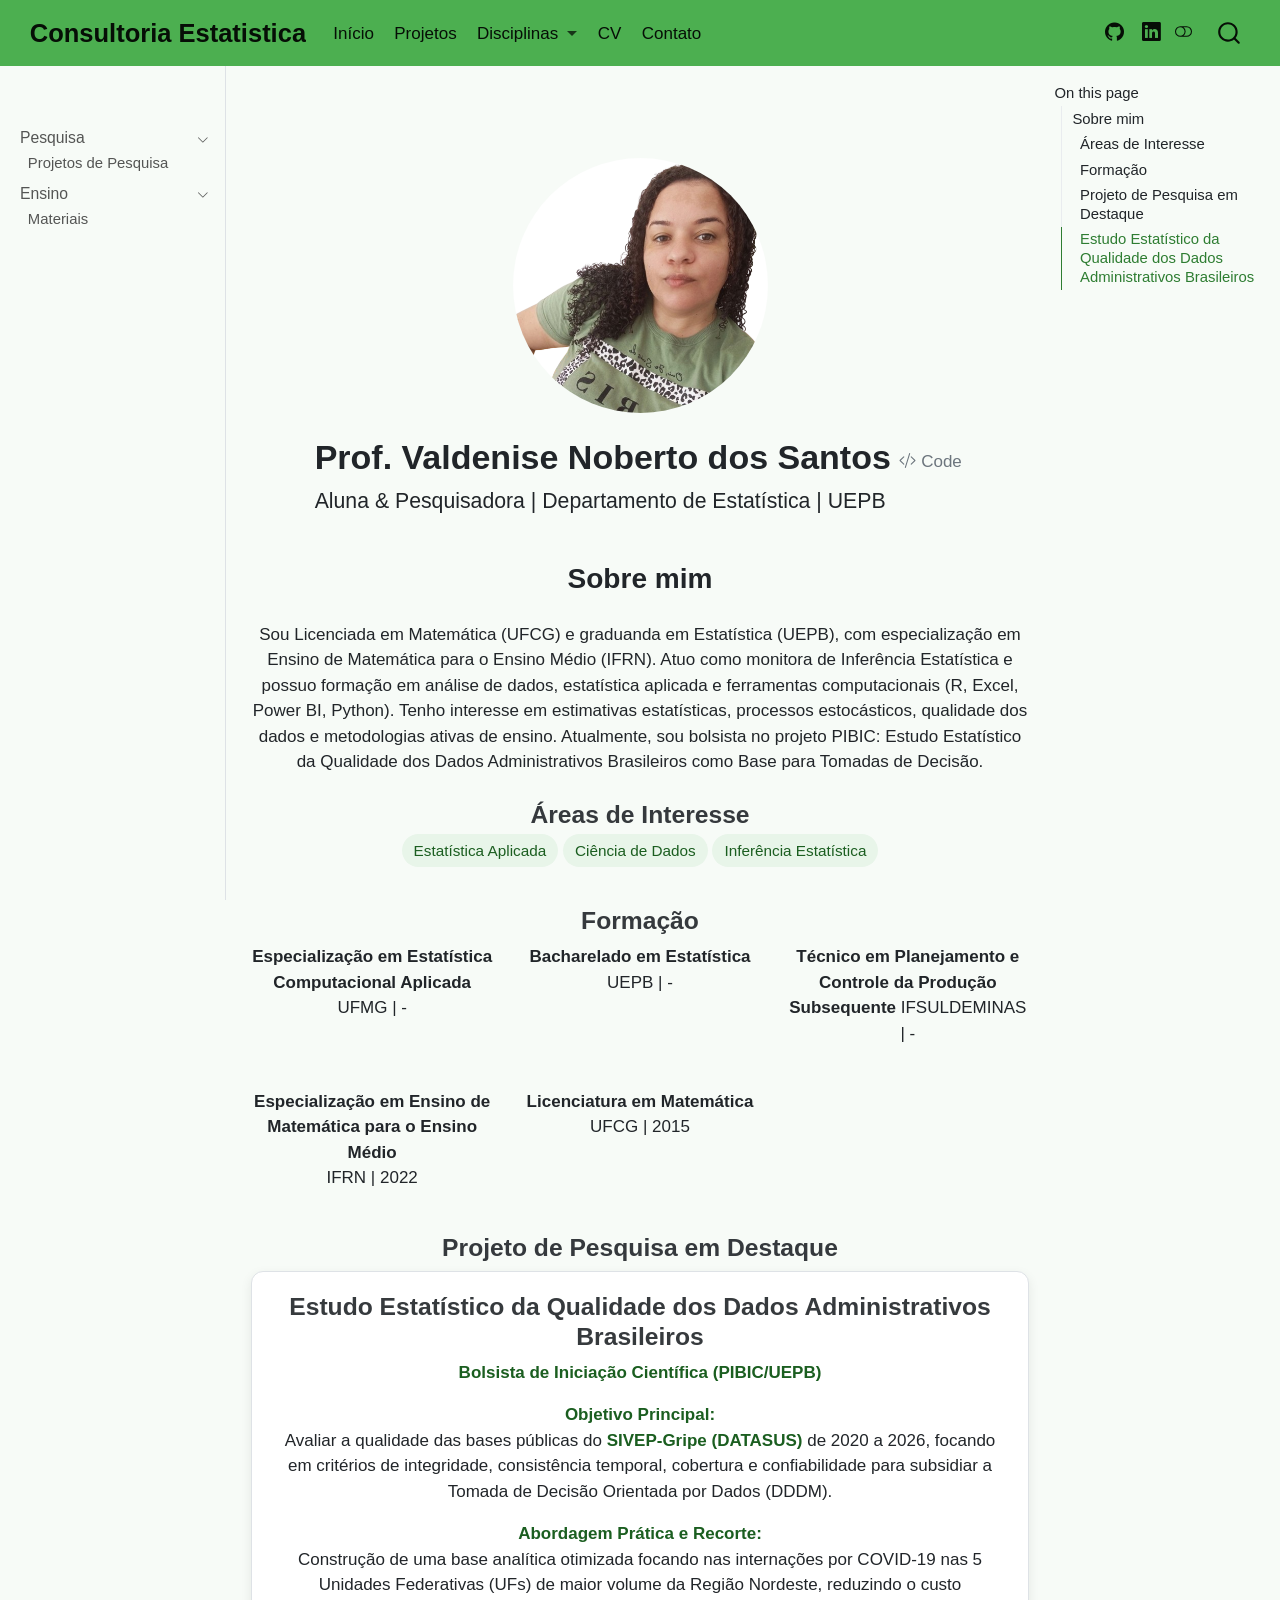
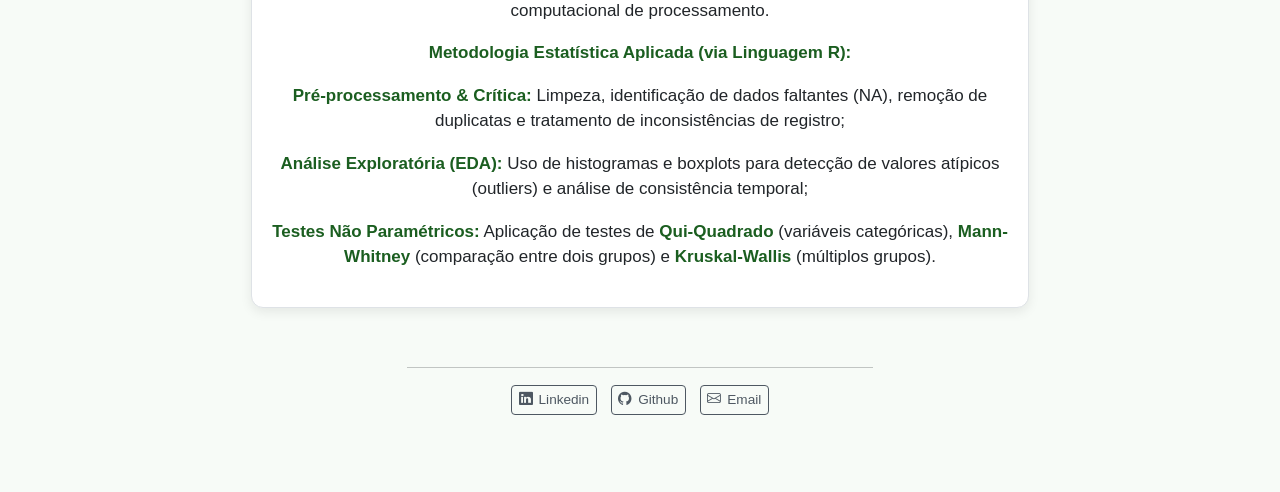
<file: docs/index.html>
<!DOCTYPE html>
<html xmlns="http://www.w3.org/1999/xhtml" lang="en" xml:lang="en"><head>

<meta charset="utf-8">
<meta name="generator" content="quarto-1.9.38">

<meta name="viewport" content="width=device-width, initial-scale=1.0, user-scalable=yes">


<title>Prof.&nbsp;Valdenise Noberto dos Santos – Consultoria Estatistica</title>
<style>
/* Default styles provided by pandoc.
** See https://pandoc.org/MANUAL.html#variables-for-html for config info.
*/
code{white-space: pre-wrap;}
span.smallcaps{font-variant: small-caps;}
div.columns{display: flex; gap: min(4vw, 1.5em);}
div.column{flex: auto; overflow-x: auto;}
div.hanging-indent{margin-left: 1.5em; text-indent: -1.5em;}
ul.task-list{list-style: none;}
ul.task-list li input[type="checkbox"] {
  width: 0.8em;
  margin: 0 0.8em 0.2em -1em; /* quarto-specific, see https://github.com/quarto-dev/quarto-cli/issues/4556 */ 
  vertical-align: middle;
}
/* CSS for syntax highlighting */
html { -webkit-text-size-adjust: 100%; }
pre > code.sourceCode { white-space: pre; position: relative; }
pre > code.sourceCode > span { display: inline-block; line-height: 1.25; }
pre > code.sourceCode > span:empty { height: 1.2em; }
.sourceCode { overflow: visible; }
code.sourceCode > span { color: inherit; text-decoration: inherit; }
div.sourceCode { margin: 1em 0; }
pre.sourceCode { margin: 0; }
@media screen {
div.sourceCode { overflow: auto; }
}
@media print {
pre > code.sourceCode { white-space: pre-wrap; }
pre > code.sourceCode > span { text-indent: -5em; padding-left: 5em; }
}
pre.numberSource code
  { counter-reset: source-line 0; }
pre.numberSource code > span
  { position: relative; left: -4em; counter-increment: source-line; }
pre.numberSource code > span > a:first-child::before
  { content: counter(source-line);
    position: relative; left: -1em; text-align: right; vertical-align: baseline;
    border: none; display: inline-block;
    -webkit-touch-callout: none; -webkit-user-select: none;
    -khtml-user-select: none; -moz-user-select: none;
    -ms-user-select: none; user-select: none;
    padding: 0 4px; width: 4em;
  }
pre.numberSource { margin-left: 3em;  padding-left: 4px; }
div.sourceCode
  {   }
@media screen {
pre > code.sourceCode > span > a:first-child::before { text-decoration: underline; }
}
</style>


<script src="site_libs/quarto-nav/quarto-nav.js"></script>
<script src="site_libs/quarto-nav/headroom.min.js"></script>
<script src="site_libs/clipboard/clipboard.min.js"></script>
<script src="site_libs/quarto-search/autocomplete.umd.js"></script>
<script src="site_libs/quarto-search/fuse.min.js"></script>
<script src="site_libs/quarto-search/quarto-search.js"></script>
<meta name="quarto:offset" content="./">
<script src="site_libs/quarto-html/quarto.js" type="module"></script>
<script src="site_libs/quarto-html/tabsets/tabsets.js" type="module"></script>
<script src="site_libs/quarto-html/popper.min.js"></script>
<script src="site_libs/quarto-html/tippy.umd.min.js"></script>
<link href="site_libs/quarto-html/tippy.css" rel="stylesheet">
<link href="site_libs/quarto-html/quarto-syntax-highlighting-15634bcf2e68342d4ad2dfa704d543f6.css" rel="stylesheet" class="quarto-color-scheme" id="quarto-text-highlighting-styles">
<link href="site_libs/quarto-html/quarto-syntax-highlighting-dark-0a6b7249c26820e032cb0bd839ff02b1.css" rel="stylesheet" class="quarto-color-scheme quarto-color-alternate" id="quarto-text-highlighting-styles">
<link href="site_libs/quarto-html/quarto-syntax-highlighting-15634bcf2e68342d4ad2dfa704d543f6.css" rel="stylesheet" class="quarto-color-scheme-extra" id="quarto-text-highlighting-styles">
<script src="site_libs/bootstrap/bootstrap.min.js"></script>
<link href="site_libs/bootstrap/bootstrap-icons.css" rel="stylesheet">
<link href="site_libs/bootstrap/bootstrap-4208629c28f4e93f39caa917b28e24e5.min.css" rel="stylesheet" append-hash="true" class="quarto-color-scheme" id="quarto-bootstrap" data-mode="light">
<link href="site_libs/bootstrap/bootstrap-dark-556bbeb7b75418417316428a6771fe1e.min.css" rel="stylesheet" append-hash="true" class="quarto-color-scheme quarto-color-alternate" id="quarto-bootstrap" data-mode="light">
<link href="site_libs/bootstrap/bootstrap-4208629c28f4e93f39caa917b28e24e5.min.css" rel="stylesheet" append-hash="true" class="quarto-color-scheme-extra" id="quarto-bootstrap" data-mode="light">
<script id="quarto-search-options" type="application/json">{
  "location": "navbar",
  "copy-button": false,
  "collapse-after": 3,
  "panel-placement": "end",
  "type": "overlay",
  "limit": 50,
  "keyboard-shortcut": [
    "f",
    "/",
    "s"
  ],
  "show-item-context": false,
  "language": {
    "search-no-results-text": "No results",
    "search-matching-documents-text": "matching documents",
    "search-copy-link-title": "Copy link to search",
    "search-hide-matches-text": "Hide additional matches",
    "search-more-match-text": "more match in this document",
    "search-more-matches-text": "more matches in this document",
    "search-clear-button-title": "Clear",
    "search-text-placeholder": "",
    "search-detached-cancel-button-title": "Cancel",
    "search-submit-button-title": "Submit",
    "search-label": "Search"
  }
}</script>


<link rel="stylesheet" href="styles.css">
<link rel="stylesheet" href="custom.scss">
</head>

<body class="nav-sidebar docked nav-fixed quarto-light"><script id="quarto-html-before-body" type="application/javascript">
    const toggleBodyColorMode = (bsSheetEl) => {
      const mode = bsSheetEl.getAttribute("data-mode");
      const bodyEl = window.document.querySelector("body");
      if (mode === "dark") {
        bodyEl.classList.add("quarto-dark");
        bodyEl.classList.remove("quarto-light");
      } else {
        bodyEl.classList.add("quarto-light");
        bodyEl.classList.remove("quarto-dark");
      }
    }
    const toggleBodyColorPrimary = () => {
      const bsSheetEl = window.document.querySelector("link#quarto-bootstrap:not([rel=disabled-stylesheet])");
      if (bsSheetEl) {
        toggleBodyColorMode(bsSheetEl);
      }
    }
    const setColorSchemeToggle = (alternate) => {
      const toggles = window.document.querySelectorAll('.quarto-color-scheme-toggle');
      for (let i=0; i < toggles.length; i++) {
        const toggle = toggles[i];
        if (toggle) {
          if (alternate) {
            toggle.classList.add("alternate");
          } else {
            toggle.classList.remove("alternate");
          }
        }
      }
    };
    const toggleColorMode = (alternate) => {
      // Switch the stylesheets
      const primaryStylesheets = window.document.querySelectorAll('link.quarto-color-scheme:not(.quarto-color-alternate)');
      const alternateStylesheets = window.document.querySelectorAll('link.quarto-color-scheme.quarto-color-alternate');
      manageTransitions('#quarto-margin-sidebar .nav-link', false);
      if (alternate) {
        // note: dark is layered on light, we don't disable primary!
        enableStylesheet(alternateStylesheets);
        for (const sheetNode of alternateStylesheets) {
          if (sheetNode.id === "quarto-bootstrap") {
            toggleBodyColorMode(sheetNode);
          }
        }
      } else {
        disableStylesheet(alternateStylesheets);
        enableStylesheet(primaryStylesheets)
        toggleBodyColorPrimary();
      }
      manageTransitions('#quarto-margin-sidebar .nav-link', true);
      // Switch the toggles
      setColorSchemeToggle(alternate)
      // Hack to workaround the fact that safari doesn't
      // properly recolor the scrollbar when toggling (#1455)
      if (navigator.userAgent.indexOf('Safari') > 0 && navigator.userAgent.indexOf('Chrome') == -1) {
        manageTransitions("body", false);
        window.scrollTo(0, 1);
        setTimeout(() => {
          window.scrollTo(0, 0);
          manageTransitions("body", true);
        }, 40);
      }
    }
    const disableStylesheet = (stylesheets) => {
      for (let i=0; i < stylesheets.length; i++) {
        const stylesheet = stylesheets[i];
        stylesheet.rel = 'disabled-stylesheet';
      }
    }
    const enableStylesheet = (stylesheets) => {
      for (let i=0; i < stylesheets.length; i++) {
        const stylesheet = stylesheets[i];
        if(stylesheet.rel !== 'stylesheet') { // for Chrome, which will still FOUC without this check
          stylesheet.rel = 'stylesheet';
        }
      }
    }
    const manageTransitions = (selector, allowTransitions) => {
      const els = window.document.querySelectorAll(selector);
      for (let i=0; i < els.length; i++) {
        const el = els[i];
        if (allowTransitions) {
          el.classList.remove('notransition');
        } else {
          el.classList.add('notransition');
        }
      }
    }
    const isFileUrl = () => {
      return window.location.protocol === 'file:';
    }
    const hasAlternateSentinel = () => {
      let styleSentinel = getColorSchemeSentinel();
      if (styleSentinel !== null) {
        return styleSentinel === "alternate";
      } else {
        return false;
      }
    }
    const setStyleSentinel = (alternate) => {
      const value = alternate ? "alternate" : "default";
      if (!isFileUrl()) {
        window.localStorage.setItem("quarto-color-scheme", value);
      } else {
        localAlternateSentinel = value;
      }
    }
    const getColorSchemeSentinel = () => {
      if (!isFileUrl()) {
        const storageValue = window.localStorage.getItem("quarto-color-scheme");
        return storageValue != null ? storageValue : localAlternateSentinel;
      } else {
        return localAlternateSentinel;
      }
    }
    const toggleGiscusIfUsed = (isAlternate, darkModeDefault) => {
      const baseTheme = document.querySelector('#giscus-base-theme')?.value ?? 'light';
      const alternateTheme = document.querySelector('#giscus-alt-theme')?.value ?? 'dark';
      let newTheme = '';
      if(authorPrefersDark) {
        newTheme = isAlternate ? baseTheme : alternateTheme;
      } else {
        newTheme = isAlternate ? alternateTheme : baseTheme;
      }
      const changeGiscusTheme = () => {
        // From: https://github.com/giscus/giscus/issues/336
        const sendMessage = (message) => {
          const iframe = document.querySelector('iframe.giscus-frame');
          if (!iframe) return;
          iframe.contentWindow.postMessage({ giscus: message }, 'https://giscus.app');
        }
        sendMessage({
          setConfig: {
            theme: newTheme
          }
        });
      }
      const isGiscussLoaded = window.document.querySelector('iframe.giscus-frame') !== null;
      if (isGiscussLoaded) {
        changeGiscusTheme();
      }
    };
    const authorPrefersDark = false;
    const darkModeDefault = authorPrefersDark;
      document.querySelector('link#quarto-text-highlighting-styles.quarto-color-scheme-extra').rel = 'disabled-stylesheet';
      document.querySelector('link#quarto-bootstrap.quarto-color-scheme-extra').rel = 'disabled-stylesheet';
    let localAlternateSentinel = darkModeDefault ? 'alternate' : 'default';
    // Dark / light mode switch
    window.quartoToggleColorScheme = () => {
      // Read the current dark / light value
      let toAlternate = !hasAlternateSentinel();
      toggleColorMode(toAlternate);
      setStyleSentinel(toAlternate);
      toggleGiscusIfUsed(toAlternate, darkModeDefault);
      window.dispatchEvent(new Event('resize'));
    };
    // Switch to dark mode if need be
    if (hasAlternateSentinel()) {
      toggleColorMode(true);
    } else {
      toggleColorMode(false);
    }
  </script>

<div id="quarto-search-results"></div>
  <header id="quarto-header" class="headroom fixed-top">
    <nav class="navbar navbar-expand-lg " data-bs-theme="dark">
      <div class="navbar-container container-fluid">
      <div class="navbar-brand-container mx-auto">
    <a class="navbar-brand" href="./index.html">
    <span class="navbar-title">Consultoria Estatistica</span>
    </a>
  </div>
            <div id="quarto-search" class="" title="Search"></div>
          <button class="navbar-toggler" type="button" data-bs-toggle="collapse" data-bs-target="#navbarCollapse" aria-controls="navbarCollapse" role="menu" aria-expanded="false" aria-label="Toggle navigation" onclick="if (window.quartoToggleHeadroom) { window.quartoToggleHeadroom(); }">
  <span class="navbar-toggler-icon"></span>
</button>
          <div class="collapse navbar-collapse" id="navbarCollapse">
            <ul class="navbar-nav navbar-nav-scroll me-auto">
  <li class="nav-item">
    <a class="nav-link active" href="./index.html" aria-current="page"> 
<span class="menu-text">Início</span></a>
  </li>  
  <li class="nav-item">
    <a class="nav-link" href="./projects.html"> 
<span class="menu-text">Projetos</span></a>
  </li>  
  <li class="nav-item dropdown ">
    <a class="nav-link dropdown-toggle" href="#" id="nav-menu-disciplinas" role="link" data-bs-toggle="dropdown" aria-expanded="false">
 <span class="menu-text">Disciplinas</span>
    </a>
    <ul class="dropdown-menu" aria-labelledby="nav-menu-disciplinas">    
        <li>
    <a class="dropdown-item" href="./dis_consultoria.html">
 <span class="dropdown-text">Consultoria Estatística</span></a>
  </li>  
    </ul>
  </li>
  <li class="nav-item">
    <a class="nav-link" href="./cv.pdf"> 
<span class="menu-text">CV</span></a>
  </li>  
  <li class="nav-item">
    <a class="nav-link" href="./contact.html"> 
<span class="menu-text">Contato</span></a>
  </li>  
</ul>
            <ul class="navbar-nav navbar-nav-scroll ms-auto">
  <li class="nav-item compact">
    <a class="nav-link" href="https://github.com/seu-usuario"> <i class="bi bi-github" role="img">
</i> 
<span class="menu-text"></span></a>
  </li>  
  <li class="nav-item compact">
    <a class="nav-link" href="https://www.linkedin.com/in/seu-usuario/"> <i class="bi bi-linkedin" role="img">
</i> 
<span class="menu-text"></span></a>
  </li>  
</ul>
          </div> <!-- /navcollapse -->
            <div class="quarto-navbar-tools">
  <a href="" class="quarto-color-scheme-toggle quarto-navigation-tool  px-1" onclick="window.quartoToggleColorScheme(); return false;" title="Toggle dark mode"><i class="bi"></i></a>
</div>
      </div> <!-- /container-fluid -->
    </nav>
  <nav class="quarto-secondary-nav">
    <div class="container-fluid d-flex">
      <button type="button" class="quarto-btn-toggle btn" data-bs-toggle="collapse" role="button" data-bs-target=".quarto-sidebar-collapse-item" aria-controls="quarto-sidebar" aria-expanded="false" aria-label="Toggle sidebar navigation" onclick="if (window.quartoToggleHeadroom) { window.quartoToggleHeadroom(); }">
        <i class="bi bi-layout-text-sidebar-reverse"></i>
      </button>
        <nav class="quarto-page-breadcrumbs" aria-label="breadcrumb"><ol class="breadcrumb"><li class="breadcrumb-item">Prof.&nbsp;Valdenise Noberto dos Santos</li></ol></nav>
        <a class="flex-grow-1" role="navigation" data-bs-toggle="collapse" data-bs-target=".quarto-sidebar-collapse-item" aria-controls="quarto-sidebar" aria-expanded="false" aria-label="Toggle sidebar navigation" onclick="if (window.quartoToggleHeadroom) { window.quartoToggleHeadroom(); }">      
        </a>
      <button type="button" class="btn quarto-search-button" aria-label="Search" onclick="window.quartoOpenSearch();">
        <i class="bi bi-search"></i>
      </button>
    </div>
  </nav>
</header>
<!-- content -->
<div id="quarto-content" class="quarto-container page-columns page-rows-contents page-layout-article page-navbar">
<!-- sidebar -->
  <nav id="quarto-sidebar" class="sidebar collapse collapse-horizontal quarto-sidebar-collapse-item sidebar-navigation docked overflow-auto">
        <div class="mt-2 flex-shrink-0 align-items-center">
        <div class="sidebar-search">
        <div id="quarto-search" class="" title="Search"></div>
        </div>
        </div>
    <div class="sidebar-menu-container"> 
    <ul class="list-unstyled mt-1">
        <li class="sidebar-item sidebar-item-section">
      <div class="sidebar-item-container"> 
            <a class="sidebar-item-text sidebar-link text-start" data-bs-toggle="collapse" data-bs-target="#quarto-sidebar-section-1" role="navigation" aria-expanded="true">
 <span class="menu-text">Pesquisa</span></a>
          <a class="sidebar-item-toggle text-start" data-bs-toggle="collapse" data-bs-target="#quarto-sidebar-section-1" role="navigation" aria-expanded="true" aria-label="Toggle section">
            <i class="bi bi-chevron-right ms-2"></i>
          </a> 
      </div>
      <ul id="quarto-sidebar-section-1" class="collapse list-unstyled sidebar-section depth1 show">  
          <li class="sidebar-item">
  <div class="sidebar-item-container"> 
  <a href="./projects.html" class="sidebar-item-text sidebar-link">
 <span class="menu-text">Projetos de Pesquisa</span></a>
  </div>
</li>
      </ul>
  </li>
        <li class="sidebar-item sidebar-item-section">
      <div class="sidebar-item-container"> 
            <a class="sidebar-item-text sidebar-link text-start" data-bs-toggle="collapse" data-bs-target="#quarto-sidebar-section-2" role="navigation" aria-expanded="true">
 <span class="menu-text">Ensino</span></a>
          <a class="sidebar-item-toggle text-start" data-bs-toggle="collapse" data-bs-target="#quarto-sidebar-section-2" role="navigation" aria-expanded="true" aria-label="Toggle section">
            <i class="bi bi-chevron-right ms-2"></i>
          </a> 
      </div>
      <ul id="quarto-sidebar-section-2" class="collapse list-unstyled sidebar-section depth1 show">  
          <li class="sidebar-item">
  <div class="sidebar-item-container"> 
  <a href="./materials.html" class="sidebar-item-text sidebar-link">
 <span class="menu-text">Materiais</span></a>
  </div>
</li>
      </ul>
  </li>
    </ul>
    </div>
</nav>
<div id="quarto-sidebar-glass" class="quarto-sidebar-collapse-item" data-bs-toggle="collapse" data-bs-target=".quarto-sidebar-collapse-item"></div>
<!-- margin-sidebar -->
    <div id="quarto-margin-sidebar" class="sidebar margin-sidebar">
        <nav id="TOC" role="doc-toc" class="toc-active">
    <h2 id="toc-title">On this page</h2>
  <ul>
  <li><a href="#sobre-mim" id="toc-sobre-mim" class="nav-link active" data-scroll-target="#sobre-mim">Sobre mim</a>
  <ul class="collapse">
  <li><a href="#áreas-de-interesse" id="toc-áreas-de-interesse" class="nav-link" data-scroll-target="#áreas-de-interesse">Áreas de Interesse</a></li>
  <li><a href="#formação" id="toc-formação" class="nav-link" data-scroll-target="#formação">Formação</a></li>
  <li><a href="#projeto-de-pesquisa-em-destaque" id="toc-projeto-de-pesquisa-em-destaque" class="nav-link" data-scroll-target="#projeto-de-pesquisa-em-destaque">Projeto de Pesquisa em Destaque</a></li>
  <li><a href="#estudo-estatístico-da-qualidade-dos-dados-administrativos-brasileiros" id="toc-estudo-estatístico-da-qualidade-dos-dados-administrativos-brasileiros" class="nav-link" data-scroll-target="#estudo-estatístico-da-qualidade-dos-dados-administrativos-brasileiros">Estudo Estatístico da Qualidade dos Dados Administrativos Brasileiros</a></li>
  </ul></li>
  </ul>
</nav>
    </div>
<!-- main -->
<div class="quarto-about-jolla">
  <img src="figuras/val.png" class="about-image
  round " style="height: 15em; width: 15em;">
 <header id="title-block-header" class="quarto-title-block default">
<div class="quarto-title">
<div class="quarto-title-block"><div><h1 class="title">Prof.&nbsp;Valdenise Noberto dos Santos</h1><button type="button" class="btn code-tools-button" id="quarto-code-tools-source"><i class="bi"></i> Code</button></div></div>
<p class="subtitle lead">Aluna &amp; Pesquisadora | Departamento de Estatística | UEPB</p>
</div>
<div class="quarto-title-meta">
  </div>
</header><main class="content" id="quarto-document-content">


<section id="sobre-mim" class="level2">
<h2 data-anchor-id="sobre-mim">Sobre mim</h2>
<p>Sou Licenciada em Matemática (UFCG) e graduanda em Estatística (UEPB), com especialização em Ensino de Matemática para o Ensino Médio (IFRN). Atuo como monitora de Inferência Estatística e possuo formação em análise de dados, estatística aplicada e ferramentas computacionais (R, Excel, Power BI, Python). Tenho interesse em estimativas estatísticas, processos estocásticos, qualidade dos dados e metodologias ativas de ensino. Atualmente, sou bolsista no projeto PIBIC: Estudo Estatístico da Qualidade dos Dados Administrativos Brasileiros como Base para Tomadas de Decisão.</p>
<section id="áreas-de-interesse" class="level3">
<h3 data-anchor-id="áreas-de-interesse">Áreas de Interesse</h3>
<div class="areas">
<p><span>Estatística Aplicada</span> <span>Ciência de Dados</span> <span>Inferência Estatística</span></p>
</div>
</section>
<section id="formação" class="level3">
<h3 data-anchor-id="formação">Formação</h3>
<div class="grid">
<div class="g-col-4">
<p><strong>Especialização em Estatística Computacional Aplicada</strong><br>
UFMG | -</p>
</div>
<div class="g-col-4">
<p><strong>Bacharelado em Estatística</strong><br>
UEPB | -</p>
</div>
<div class="g-col-4">
<p><strong>Técnico em Planejamento e Controle da Produção Subsequente</strong> IFSULDEMINAS | -</p>
</div>
<div class="g-col-4">
<p><strong>Especialização em Ensino de Matemática para o Ensino Médio</strong><br>
IFRN | 2022</p>
</div>
<div class="g-col-4">
<p><strong>Licenciatura em Matemática</strong><br>
UFCG | 2015</p>
</div>
</div>
</section>
<section id="projeto-de-pesquisa-em-destaque" class="level3">
<h3 data-anchor-id="projeto-de-pesquisa-em-destaque">Projeto de Pesquisa em Destaque</h3>
</section>
<div class="project-grid">
<section id="estudo-estatístico-da-qualidade-dos-dados-administrativos-brasileiros" class="level3 project-card project">
<h3 data-anchor-id="estudo-estatístico-da-qualidade-dos-dados-administrativos-brasileiros">Estudo Estatístico da Qualidade dos Dados Administrativos Brasileiros</h3>
<p><strong>Bolsista de Iniciação Científica (PIBIC/UEPB)</strong></p>
<p><strong>Objetivo Principal:</strong><br>
Avaliar a qualidade das bases públicas do <strong>SIVEP-Gripe (DATASUS)</strong> de 2020 a 2026, focando em critérios de integridade, consistência temporal, cobertura e confiabilidade para subsidiar a Tomada de Decisão Orientada por Dados (DDDM).</p>
<p><strong>Abordagem Prática e Recorte:</strong><br>
Construção de uma base analítica otimizada focando nas internações por COVID-19 nas 5 Unidades Federativas (UFs) de maior volume da Região Nordeste, reduzindo o custo computacional de processamento.</p>
<p><strong>Metodologia Estatística Aplicada (via Linguagem R):</strong></p>
<p><strong>Pré-processamento &amp; Crítica:</strong> Limpeza, identificação de dados faltantes (NA), remoção de duplicatas e tratamento de inconsistências de registro;</p>
<p><strong>Análise Exploratória (EDA):</strong> Uso de histogramas e boxplots para detecção de valores atípicos (outliers) e análise de consistência temporal;</p>
<p><strong>Testes Não Paramétricos:</strong> Aplicação de testes de <strong>Qui-Quadrado</strong> (variáveis categóricas), <strong>Mann-Whitney</strong> (comparação entre dois grupos) e <strong>Kruskal-Wallis</strong> (múltiplos grupos).</p>
</section>
</div>


<!-- -->
</section>
</main> 
  <hr class="about-sep">
   <div class="about-links">
  <a href="https://www.linkedin.com/in/valdenise-noberto-santos-876803298/" class="about-link" rel="" target="">
    <i class="bi bi-linkedin"></i>
     <span class="about-link-text">Linkedin</span>
  </a>
  <a href="https://github.com/ValdeniseNS" class="about-link" rel="" target="">
    <i class="bi bi-github"></i>
     <span class="about-link-text">Github</span>
  </a>
  <a href="mailto:valdenisenoberto2018@gmail.com" class="about-link" rel="" target="">
    <i class="bi bi-envelope"></i>
     <span class="about-link-text">Email</span>
  </a>
</div>
</div>
 <!-- /main -->
<script id="quarto-html-after-body" type="application/javascript">
  window.document.addEventListener("DOMContentLoaded", function (event) {
    // Ensure there is a toggle, if there isn't float one in the top right
    if (window.document.querySelector('.quarto-color-scheme-toggle') === null) {
      const a = window.document.createElement('a');
      a.classList.add('top-right');
      a.classList.add('quarto-color-scheme-toggle');
      a.href = "";
      a.onclick = function() { try { window.quartoToggleColorScheme(); } catch {} return false; };
      const i = window.document.createElement("i");
      i.classList.add('bi');
      a.appendChild(i);
      window.document.body.appendChild(a);
    }
    setColorSchemeToggle(hasAlternateSentinel())
    const isCodeAnnotation = (el) => {
      for (const clz of el.classList) {
        if (clz.startsWith('code-annotation-')) {                     
          return true;
        }
      }
      return false;
    }
    const onCopySuccess = function(e) {
      // button target
      const button = e.trigger;
      // don't keep focus
      button.blur();
      // flash "checked"
      button.classList.add('code-copy-button-checked');
      var currentTitle = button.getAttribute("title");
      button.setAttribute("title", "Copied!");
      let tooltip;
      if (window.bootstrap) {
        button.setAttribute("data-bs-toggle", "tooltip");
        button.setAttribute("data-bs-placement", "left");
        button.setAttribute("data-bs-title", "Copied!");
        tooltip = new bootstrap.Tooltip(button, 
          { trigger: "manual", 
            customClass: "code-copy-button-tooltip",
            offset: [0, -8]});
        tooltip.show();    
      }
      setTimeout(function() {
        if (tooltip) {
          tooltip.hide();
          button.removeAttribute("data-bs-title");
          button.removeAttribute("data-bs-toggle");
          button.removeAttribute("data-bs-placement");
        }
        button.setAttribute("title", currentTitle);
        button.classList.remove('code-copy-button-checked');
      }, 1000);
      // clear code selection
      e.clearSelection();
    }
    const getTextToCopy = function(trigger) {
      const outerScaffold = trigger.parentElement.cloneNode(true);
      const codeEl = outerScaffold.querySelector('code');
      for (const childEl of codeEl.children) {
        if (isCodeAnnotation(childEl)) {
          childEl.remove();
        }
      }
      return codeEl.innerText;
    }
    const clipboard = new window.ClipboardJS('.code-copy-button:not([data-in-quarto-modal])', {
      text: getTextToCopy
    });
    clipboard.on('success', onCopySuccess);
    if (window.document.getElementById('quarto-embedded-source-code-modal')) {
      const clipboardModal = new window.ClipboardJS('.code-copy-button[data-in-quarto-modal]', {
        text: getTextToCopy,
        container: window.document.getElementById('quarto-embedded-source-code-modal')
      });
      clipboardModal.on('success', onCopySuccess);
    }
    const viewSource = window.document.getElementById('quarto-view-source') ||
                       window.document.getElementById('quarto-code-tools-source');
    if (viewSource) {
      const sourceUrl = viewSource.getAttribute("data-quarto-source-url");
      viewSource.addEventListener("click", function(e) {
        if (sourceUrl) {
          // rstudio viewer pane
          if (/\bcapabilities=\b/.test(window.location)) {
            window.open(sourceUrl);
          } else {
            window.location.href = sourceUrl;
          }
        } else {
          const modal = new bootstrap.Modal(document.getElementById('quarto-embedded-source-code-modal'));
          modal.show();
        }
        return false;
      });
    }
    function toggleCodeHandler(show) {
      return function(e) {
        const detailsSrc = window.document.querySelectorAll(".cell > details > .sourceCode");
        for (let i=0; i<detailsSrc.length; i++) {
          const details = detailsSrc[i].parentElement;
          if (show) {
            details.open = true;
          } else {
            details.removeAttribute("open");
          }
        }
        const cellCodeDivs = window.document.querySelectorAll(".cell > .sourceCode");
        const fromCls = show ? "hidden" : "unhidden";
        const toCls = show ? "unhidden" : "hidden";
        for (let i=0; i<cellCodeDivs.length; i++) {
          const codeDiv = cellCodeDivs[i];
          if (codeDiv.classList.contains(fromCls)) {
            codeDiv.classList.remove(fromCls);
            codeDiv.classList.add(toCls);
          } 
        }
        return false;
      }
    }
    const hideAllCode = window.document.getElementById("quarto-hide-all-code");
    if (hideAllCode) {
      hideAllCode.addEventListener("click", toggleCodeHandler(false));
    }
    const showAllCode = window.document.getElementById("quarto-show-all-code");
    if (showAllCode) {
      showAllCode.addEventListener("click", toggleCodeHandler(true));
    }
      var localhostRegex = new RegExp(/^(?:http|https):\/\/localhost\:?[0-9]*\//);
      var mailtoRegex = new RegExp(/^mailto:/);
        var filterRegex = new RegExp('/' + window.location.host + '/');
      var isInternal = (href) => {
          return filterRegex.test(href) || localhostRegex.test(href) || mailtoRegex.test(href);
      }
      // Inspect non-navigation links and adorn them if external
     var links = window.document.querySelectorAll('a[href]:not(.nav-link):not(.navbar-brand):not(.toc-action):not(.sidebar-link):not(.sidebar-item-toggle):not(.pagination-link):not(.no-external):not([aria-hidden]):not(.dropdown-item):not(.quarto-navigation-tool):not(.about-link)');
      for (var i=0; i<links.length; i++) {
        const link = links[i];
        if (!isInternal(link.href)) {
          // undo the damage that might have been done by quarto-nav.js in the case of
          // links that we want to consider external
          if (link.dataset.originalHref !== undefined) {
            link.href = link.dataset.originalHref;
          }
        }
      }
    function tippyHover(el, contentFn, onTriggerFn, onUntriggerFn) {
      const config = {
        allowHTML: true,
        maxWidth: 500,
        delay: 100,
        arrow: false,
        appendTo: function(el) {
            return el.parentElement;
        },
        interactive: true,
        interactiveBorder: 10,
        theme: 'quarto',
        placement: 'bottom-start',
      };
      if (contentFn) {
        config.content = contentFn;
      }
      if (onTriggerFn) {
        config.onTrigger = onTriggerFn;
      }
      if (onUntriggerFn) {
        config.onUntrigger = onUntriggerFn;
      }
      window.tippy(el, config); 
    }
    const noterefs = window.document.querySelectorAll('a[role="doc-noteref"]');
    for (var i=0; i<noterefs.length; i++) {
      const ref = noterefs[i];
      tippyHover(ref, function() {
        // use id or data attribute instead here
        let href = ref.getAttribute('data-footnote-href') || ref.getAttribute('href');
        try { href = new URL(href).hash; } catch {}
        const id = href.replace(/^#\/?/, "");
        const note = window.document.getElementById(id);
        if (note) {
          return note.innerHTML;
        } else {
          return "";
        }
      });
    }
    const xrefs = window.document.querySelectorAll('a.quarto-xref');
    const processXRef = (id, note) => {
      // Strip column container classes
      const stripColumnClz = (el) => {
        el.classList.remove("page-full", "page-columns");
        if (el.children) {
          for (const child of el.children) {
            stripColumnClz(child);
          }
        }
      }
      stripColumnClz(note)
      if (id === null || id.startsWith('sec-')) {
        // Special case sections, only their first couple elements
        const container = document.createElement("div");
        if (note.children && note.children.length > 2) {
          container.appendChild(note.children[0].cloneNode(true));
          for (let i = 1; i < note.children.length; i++) {
            const child = note.children[i];
            if (child.tagName === "P" && child.innerText === "") {
              continue;
            } else {
              container.appendChild(child.cloneNode(true));
              break;
            }
          }
          if (window.Quarto?.typesetMath) {
            window.Quarto.typesetMath(container);
          }
          return container.innerHTML
        } else {
          if (window.Quarto?.typesetMath) {
            window.Quarto.typesetMath(note);
          }
          return note.innerHTML;
        }
      } else {
        // Remove any anchor links if they are present
        const anchorLink = note.querySelector('a.anchorjs-link');
        if (anchorLink) {
          anchorLink.remove();
        }
        if (window.Quarto?.typesetMath) {
          window.Quarto.typesetMath(note);
        }
        if (note.classList.contains("callout")) {
          return note.outerHTML;
        } else {
          return note.innerHTML;
        }
      }
    }
    for (var i=0; i<xrefs.length; i++) {
      const xref = xrefs[i];
      tippyHover(xref, undefined, function(instance) {
        instance.disable();
        let url = xref.getAttribute('href');
        let hash = undefined; 
        if (url.startsWith('#')) {
          hash = url;
        } else {
          try { hash = new URL(url).hash; } catch {}
        }
        if (hash) {
          const id = hash.replace(/^#\/?/, "");
          const note = window.document.getElementById(id);
          if (note !== null) {
            try {
              const html = processXRef(id, note.cloneNode(true));
              instance.setContent(html);
            } finally {
              instance.enable();
              instance.show();
            }
          } else {
            // See if we can fetch this
            fetch(url.split('#')[0])
            .then(res => res.text())
            .then(html => {
              const parser = new DOMParser();
              const htmlDoc = parser.parseFromString(html, "text/html");
              const note = htmlDoc.getElementById(id);
              if (note !== null) {
                const html = processXRef(id, note);
                instance.setContent(html);
              } 
            }).finally(() => {
              instance.enable();
              instance.show();
            });
          }
        } else {
          // See if we can fetch a full url (with no hash to target)
          // This is a special case and we should probably do some content thinning / targeting
          fetch(url)
          .then(res => res.text())
          .then(html => {
            const parser = new DOMParser();
            const htmlDoc = parser.parseFromString(html, "text/html");
            const note = htmlDoc.querySelector('main.content');
            if (note !== null) {
              // This should only happen for chapter cross references
              // (since there is no id in the URL)
              // remove the first header
              if (note.children.length > 0 && note.children[0].tagName === "HEADER") {
                note.children[0].remove();
              }
              const html = processXRef(null, note);
              instance.setContent(html);
            } 
          }).finally(() => {
            instance.enable();
            instance.show();
          });
        }
      }, function(instance) {
      });
    }
        let selectedAnnoteEl;
        const selectorForAnnotation = ( cell, annotation) => {
          let cellAttr = 'data-code-cell="' + cell + '"';
          let lineAttr = 'data-code-annotation="' +  annotation + '"';
          const selector = 'span[' + cellAttr + '][' + lineAttr + ']';
          return selector;
        }
        const selectCodeLines = (annoteEl) => {
          const doc = window.document;
          const targetCell = annoteEl.getAttribute("data-target-cell");
          const targetAnnotation = annoteEl.getAttribute("data-target-annotation");
          const annoteSpan = window.document.querySelector(selectorForAnnotation(targetCell, targetAnnotation));
          const lines = annoteSpan.getAttribute("data-code-lines").split(",");
          const lineIds = lines.map((line) => {
            return targetCell + "-" + line;
          })
          let top = null;
          let height = null;
          let parent = null;
          if (lineIds.length > 0) {
              //compute the position of the single el (top and bottom and make a div)
              const el = window.document.getElementById(lineIds[0]);
              top = el.offsetTop;
              height = el.offsetHeight;
              parent = el.parentElement.parentElement;
            if (lineIds.length > 1) {
              const lastEl = window.document.getElementById(lineIds[lineIds.length - 1]);
              const bottom = lastEl.offsetTop + lastEl.offsetHeight;
              height = bottom - top;
            }
            if (top !== null && height !== null && parent !== null) {
              // cook up a div (if necessary) and position it 
              let div = window.document.getElementById("code-annotation-line-highlight");
              if (div === null) {
                div = window.document.createElement("div");
                div.setAttribute("id", "code-annotation-line-highlight");
                div.style.position = 'absolute';
                parent.appendChild(div);
              }
              div.style.top = top - 2 + "px";
              div.style.height = height + 4 + "px";
              div.style.left = 0;
              let gutterDiv = window.document.getElementById("code-annotation-line-highlight-gutter");
              if (gutterDiv === null) {
                gutterDiv = window.document.createElement("div");
                gutterDiv.setAttribute("id", "code-annotation-line-highlight-gutter");
                gutterDiv.style.position = 'absolute';
                const codeCell = window.document.getElementById(targetCell);
                const gutter = codeCell.querySelector('.code-annotation-gutter');
                gutter.appendChild(gutterDiv);
              }
              gutterDiv.style.top = top - 2 + "px";
              gutterDiv.style.height = height + 4 + "px";
            }
            selectedAnnoteEl = annoteEl;
          }
        };
        const unselectCodeLines = () => {
          const elementsIds = ["code-annotation-line-highlight", "code-annotation-line-highlight-gutter"];
          elementsIds.forEach((elId) => {
            const div = window.document.getElementById(elId);
            if (div) {
              div.remove();
            }
          });
          selectedAnnoteEl = undefined;
        };
          // Handle positioning of the toggle
      window.addEventListener(
        "resize",
        throttle(() => {
          elRect = undefined;
          if (selectedAnnoteEl) {
            selectCodeLines(selectedAnnoteEl);
          }
        }, 10)
      );
      function throttle(fn, ms) {
      let throttle = false;
      let timer;
        return (...args) => {
          if(!throttle) { // first call gets through
              fn.apply(this, args);
              throttle = true;
          } else { // all the others get throttled
              if(timer) clearTimeout(timer); // cancel #2
              timer = setTimeout(() => {
                fn.apply(this, args);
                timer = throttle = false;
              }, ms);
          }
        };
      }
        // Attach click handler to the DT
        const annoteDls = window.document.querySelectorAll('dt[data-target-cell]');
        for (const annoteDlNode of annoteDls) {
          annoteDlNode.addEventListener('click', (event) => {
            const clickedEl = event.target;
            if (clickedEl !== selectedAnnoteEl) {
              unselectCodeLines();
              const activeEl = window.document.querySelector('dt[data-target-cell].code-annotation-active');
              if (activeEl) {
                activeEl.classList.remove('code-annotation-active');
              }
              selectCodeLines(clickedEl);
              clickedEl.classList.add('code-annotation-active');
            } else {
              // Unselect the line
              unselectCodeLines();
              clickedEl.classList.remove('code-annotation-active');
            }
          });
        }
    const findCites = (el) => {
      const parentEl = el.parentElement;
      if (parentEl) {
        const cites = parentEl.dataset.cites;
        if (cites) {
          return {
            el,
            cites: cites.split(' ')
          };
        } else {
          return findCites(el.parentElement)
        }
      } else {
        return undefined;
      }
    };
    var bibliorefs = window.document.querySelectorAll('a[role="doc-biblioref"]');
    for (var i=0; i<bibliorefs.length; i++) {
      const ref = bibliorefs[i];
      const citeInfo = findCites(ref);
      if (citeInfo) {
        tippyHover(citeInfo.el, function() {
          var popup = window.document.createElement('div');
          citeInfo.cites.forEach(function(cite) {
            var citeDiv = window.document.createElement('div');
            citeDiv.classList.add('hanging-indent');
            citeDiv.classList.add('csl-entry');
            var biblioDiv = window.document.getElementById('ref-' + cite);
            if (biblioDiv) {
              citeDiv.innerHTML = biblioDiv.innerHTML;
            }
            popup.appendChild(citeDiv);
          });
          return popup.innerHTML;
        });
      }
    }
  });
  </script><div class="modal fade" id="quarto-embedded-source-code-modal" tabindex="-1" aria-labelledby="quarto-embedded-source-code-modal-label" aria-hidden="true"><div class="modal-dialog modal-dialog-scrollable"><div class="modal-content"><div class="modal-header"><h5 class="modal-title" id="quarto-embedded-source-code-modal-label">Source Code</h5><button class="btn-close" data-bs-dismiss="modal"></button></div><div class="modal-body"><div class="">
<div class="code-copy-outer-scaffold"><div class="sourceCode" id="cb1" data-shortcodes="false"><pre class="sourceCode markdown code-with-copy"><code class="sourceCode markdown"><span id="cb1-1"><a href="#cb1-1" aria-hidden="true" tabindex="-1"></a><span class="co">---</span></span>
<span id="cb1-2"><a href="#cb1-2" aria-hidden="true" tabindex="-1"></a><span class="an">title:</span><span class="co"> "Prof. Valdenise Noberto dos Santos"</span></span>
<span id="cb1-3"><a href="#cb1-3" aria-hidden="true" tabindex="-1"></a><span class="an">subtitle:</span><span class="co"> "Aluna &amp; Pesquisadora | Departamento de Estatística | UEPB"</span></span>
<span id="cb1-4"><a href="#cb1-4" aria-hidden="true" tabindex="-1"></a><span class="an">image:</span><span class="co"> figuras/val.png</span></span>
<span id="cb1-5"><a href="#cb1-5" aria-hidden="true" tabindex="-1"></a><span class="an">about:</span></span>
<span id="cb1-6"><a href="#cb1-6" aria-hidden="true" tabindex="-1"></a><span class="co">  template: jolla</span></span>
<span id="cb1-7"><a href="#cb1-7" aria-hidden="true" tabindex="-1"></a><span class="co">  links:</span></span>
<span id="cb1-8"><a href="#cb1-8" aria-hidden="true" tabindex="-1"></a><span class="co">    - icon: linkedin</span></span>
<span id="cb1-9"><a href="#cb1-9" aria-hidden="true" tabindex="-1"></a><span class="co">      text: Linkedin</span></span>
<span id="cb1-10"><a href="#cb1-10" aria-hidden="true" tabindex="-1"></a><span class="co">      href: https://www.linkedin.com/in/valdenise-noberto-santos-876803298/</span></span>
<span id="cb1-11"><a href="#cb1-11" aria-hidden="true" tabindex="-1"></a><span class="co">    - icon: github</span></span>
<span id="cb1-12"><a href="#cb1-12" aria-hidden="true" tabindex="-1"></a><span class="co">      text: Github</span></span>
<span id="cb1-13"><a href="#cb1-13" aria-hidden="true" tabindex="-1"></a><span class="co">      href: https://github.com/ValdeniseNS</span></span>
<span id="cb1-14"><a href="#cb1-14" aria-hidden="true" tabindex="-1"></a><span class="co">    - icon: envelope</span></span>
<span id="cb1-15"><a href="#cb1-15" aria-hidden="true" tabindex="-1"></a><span class="co">      text: Email</span></span>
<span id="cb1-16"><a href="#cb1-16" aria-hidden="true" tabindex="-1"></a><span class="co">      href: mailto:valdenisenoberto2018@gmail.com</span></span>
<span id="cb1-17"><a href="#cb1-17" aria-hidden="true" tabindex="-1"></a><span class="an">format:</span></span>
<span id="cb1-18"><a href="#cb1-18" aria-hidden="true" tabindex="-1"></a><span class="co">  html:</span></span>
<span id="cb1-19"><a href="#cb1-19" aria-hidden="true" tabindex="-1"></a><span class="co">    theme: </span></span>
<span id="cb1-20"><a href="#cb1-20" aria-hidden="true" tabindex="-1"></a><span class="co">      light: ["cosmo", "custom.scss"]</span></span>
<span id="cb1-21"><a href="#cb1-21" aria-hidden="true" tabindex="-1"></a><span class="co">      dark: ["darkly", "custom.scss"]</span></span>
<span id="cb1-22"><a href="#cb1-22" aria-hidden="true" tabindex="-1"></a><span class="co">    css: </span></span>
<span id="cb1-23"><a href="#cb1-23" aria-hidden="true" tabindex="-1"></a><span class="co">      - styles.css</span></span>
<span id="cb1-24"><a href="#cb1-24" aria-hidden="true" tabindex="-1"></a><span class="co">      - custom.scss</span></span>
<span id="cb1-25"><a href="#cb1-25" aria-hidden="true" tabindex="-1"></a></span>
<span id="cb1-26"><a href="#cb1-26" aria-hidden="true" tabindex="-1"></a><span class="co">---</span></span>
<span id="cb1-27"><a href="#cb1-27" aria-hidden="true" tabindex="-1"></a></span>
<span id="cb1-28"><a href="#cb1-28" aria-hidden="true" tabindex="-1"></a><span class="fu">## Sobre mim</span></span>
<span id="cb1-29"><a href="#cb1-29" aria-hidden="true" tabindex="-1"></a></span>
<span id="cb1-30"><a href="#cb1-30" aria-hidden="true" tabindex="-1"></a>Sou Licenciada em Matemática (UFCG) e graduanda em Estatística (UEPB), com especialização em Ensino de Matemática para o Ensino Médio (IFRN). Atuo como monitora de Inferência Estatística e possuo formação em análise de dados, estatística aplicada e ferramentas computacionais (R, Excel, Power BI, Python). Tenho interesse em estimativas estatísticas, processos estocásticos, qualidade dos dados e metodologias ativas de ensino. Atualmente, sou bolsista no projeto PIBIC: Estudo Estatístico da Qualidade dos Dados Administrativos Brasileiros como Base para Tomadas de Decisão.  </span>
<span id="cb1-31"><a href="#cb1-31" aria-hidden="true" tabindex="-1"></a></span>
<span id="cb1-32"><a href="#cb1-32" aria-hidden="true" tabindex="-1"></a><span class="fu">### Áreas de Interesse</span></span>
<span id="cb1-33"><a href="#cb1-33" aria-hidden="true" tabindex="-1"></a></span>
<span id="cb1-34"><a href="#cb1-34" aria-hidden="true" tabindex="-1"></a>::: {.areas}</span>
<span id="cb1-35"><a href="#cb1-35" aria-hidden="true" tabindex="-1"></a><span class="dt">&lt;</span><span class="kw">span</span><span class="dt">&gt;</span>Estatística Aplicada<span class="dt">&lt;/</span><span class="kw">span</span><span class="dt">&gt;</span></span>
<span id="cb1-36"><a href="#cb1-36" aria-hidden="true" tabindex="-1"></a><span class="dt">&lt;</span><span class="kw">span</span><span class="dt">&gt;</span>Ciência de Dados<span class="dt">&lt;/</span><span class="kw">span</span><span class="dt">&gt;</span></span>
<span id="cb1-37"><a href="#cb1-37" aria-hidden="true" tabindex="-1"></a><span class="dt">&lt;</span><span class="kw">span</span><span class="dt">&gt;</span>Inferência Estatística<span class="dt">&lt;/</span><span class="kw">span</span><span class="dt">&gt;</span></span>
<span id="cb1-38"><a href="#cb1-38" aria-hidden="true" tabindex="-1"></a>:::</span>
<span id="cb1-39"><a href="#cb1-39" aria-hidden="true" tabindex="-1"></a></span>
<span id="cb1-40"><a href="#cb1-40" aria-hidden="true" tabindex="-1"></a><span class="fu">### Formação</span></span>
<span id="cb1-41"><a href="#cb1-41" aria-hidden="true" tabindex="-1"></a></span>
<span id="cb1-42"><a href="#cb1-42" aria-hidden="true" tabindex="-1"></a>::: {.grid}</span>
<span id="cb1-43"><a href="#cb1-43" aria-hidden="true" tabindex="-1"></a></span>
<span id="cb1-44"><a href="#cb1-44" aria-hidden="true" tabindex="-1"></a>::: {.g-col-4}</span>
<span id="cb1-45"><a href="#cb1-45" aria-hidden="true" tabindex="-1"></a>**Especialização em Estatística Computacional Aplicada**  </span>
<span id="cb1-46"><a href="#cb1-46" aria-hidden="true" tabindex="-1"></a>UFMG | -</span>
<span id="cb1-47"><a href="#cb1-47" aria-hidden="true" tabindex="-1"></a>:::</span>
<span id="cb1-48"><a href="#cb1-48" aria-hidden="true" tabindex="-1"></a></span>
<span id="cb1-49"><a href="#cb1-49" aria-hidden="true" tabindex="-1"></a>::: {.g-col-4}</span>
<span id="cb1-50"><a href="#cb1-50" aria-hidden="true" tabindex="-1"></a>**Bacharelado em Estatística**  </span>
<span id="cb1-51"><a href="#cb1-51" aria-hidden="true" tabindex="-1"></a>UEPB | -</span>
<span id="cb1-52"><a href="#cb1-52" aria-hidden="true" tabindex="-1"></a>:::</span>
<span id="cb1-53"><a href="#cb1-53" aria-hidden="true" tabindex="-1"></a></span>
<span id="cb1-54"><a href="#cb1-54" aria-hidden="true" tabindex="-1"></a>::: {.g-col-4} </span>
<span id="cb1-55"><a href="#cb1-55" aria-hidden="true" tabindex="-1"></a>**Técnico em Planejamento e Controle da Produção Subsequente**</span>
<span id="cb1-56"><a href="#cb1-56" aria-hidden="true" tabindex="-1"></a>IFSULDEMINAS | -</span>
<span id="cb1-57"><a href="#cb1-57" aria-hidden="true" tabindex="-1"></a>:::</span>
<span id="cb1-58"><a href="#cb1-58" aria-hidden="true" tabindex="-1"></a></span>
<span id="cb1-59"><a href="#cb1-59" aria-hidden="true" tabindex="-1"></a>::: {.g-col-4}</span>
<span id="cb1-60"><a href="#cb1-60" aria-hidden="true" tabindex="-1"></a>**Especialização em Ensino de Matemática para o Ensino Médio**  </span>
<span id="cb1-61"><a href="#cb1-61" aria-hidden="true" tabindex="-1"></a>IFRN | 2022</span>
<span id="cb1-62"><a href="#cb1-62" aria-hidden="true" tabindex="-1"></a>:::</span>
<span id="cb1-63"><a href="#cb1-63" aria-hidden="true" tabindex="-1"></a></span>
<span id="cb1-64"><a href="#cb1-64" aria-hidden="true" tabindex="-1"></a>::: {.g-col-4}</span>
<span id="cb1-65"><a href="#cb1-65" aria-hidden="true" tabindex="-1"></a>**Licenciatura em Matemática**  </span>
<span id="cb1-66"><a href="#cb1-66" aria-hidden="true" tabindex="-1"></a>UFCG | 2015</span>
<span id="cb1-67"><a href="#cb1-67" aria-hidden="true" tabindex="-1"></a>:::</span>
<span id="cb1-68"><a href="#cb1-68" aria-hidden="true" tabindex="-1"></a></span>
<span id="cb1-69"><a href="#cb1-69" aria-hidden="true" tabindex="-1"></a>:::</span>
<span id="cb1-70"><a href="#cb1-70" aria-hidden="true" tabindex="-1"></a></span>
<span id="cb1-71"><a href="#cb1-71" aria-hidden="true" tabindex="-1"></a><span class="fu">### Projeto de Pesquisa em Destaque</span></span>
<span id="cb1-72"><a href="#cb1-72" aria-hidden="true" tabindex="-1"></a></span>
<span id="cb1-73"><a href="#cb1-73" aria-hidden="true" tabindex="-1"></a>::: {.project-grid}</span>
<span id="cb1-74"><a href="#cb1-74" aria-hidden="true" tabindex="-1"></a></span>
<span id="cb1-75"><a href="#cb1-75" aria-hidden="true" tabindex="-1"></a>::: {.project-card .project}</span>
<span id="cb1-76"><a href="#cb1-76" aria-hidden="true" tabindex="-1"></a><span class="fu">### Estudo Estatístico da Qualidade dos Dados Administrativos Brasileiros</span></span>
<span id="cb1-77"><a href="#cb1-77" aria-hidden="true" tabindex="-1"></a>**Bolsista de Iniciação Científica (PIBIC/UEPB)**</span>
<span id="cb1-78"><a href="#cb1-78" aria-hidden="true" tabindex="-1"></a></span>
<span id="cb1-79"><a href="#cb1-79" aria-hidden="true" tabindex="-1"></a>**Objetivo Principal:**  </span>
<span id="cb1-80"><a href="#cb1-80" aria-hidden="true" tabindex="-1"></a>Avaliar a qualidade das bases públicas do **SIVEP-Gripe (DATASUS)** de 2020 a 2026, focando em critérios de integridade, consistência temporal, cobertura e confiabilidade para subsidiar a Tomada de Decisão Orientada por Dados (DDDM).</span>
<span id="cb1-81"><a href="#cb1-81" aria-hidden="true" tabindex="-1"></a></span>
<span id="cb1-82"><a href="#cb1-82" aria-hidden="true" tabindex="-1"></a>**Abordagem Prática e Recorte:**  </span>
<span id="cb1-83"><a href="#cb1-83" aria-hidden="true" tabindex="-1"></a>Construção de uma base analítica otimizada focando nas internações por COVID-19 nas 5 Unidades Federativas (UFs) de maior volume da Região Nordeste, reduzindo o custo computacional de processamento.</span>
<span id="cb1-84"><a href="#cb1-84" aria-hidden="true" tabindex="-1"></a></span>
<span id="cb1-85"><a href="#cb1-85" aria-hidden="true" tabindex="-1"></a>**Metodologia Estatística Aplicada (via Linguagem R):**</span>
<span id="cb1-86"><a href="#cb1-86" aria-hidden="true" tabindex="-1"></a>  </span>
<span id="cb1-87"><a href="#cb1-87" aria-hidden="true" tabindex="-1"></a>**Pré-processamento &amp; Crítica:** Limpeza, identificação de dados faltantes (NA), remoção de duplicatas e tratamento de inconsistências de registro;</span>
<span id="cb1-88"><a href="#cb1-88" aria-hidden="true" tabindex="-1"></a></span>
<span id="cb1-89"><a href="#cb1-89" aria-hidden="true" tabindex="-1"></a>**Análise Exploratória (EDA):** Uso de histogramas e boxplots para detecção de valores atípicos (outliers) e análise de consistência temporal;</span>
<span id="cb1-90"><a href="#cb1-90" aria-hidden="true" tabindex="-1"></a></span>
<span id="cb1-91"><a href="#cb1-91" aria-hidden="true" tabindex="-1"></a>**Testes Não Paramétricos:** Aplicação de testes de **Qui-Quadrado** (variáveis categóricas), **Mann-Whitney** (comparação entre dois grupos) e **Kruskal-Wallis** (múltiplos grupos).</span>
<span id="cb1-92"><a href="#cb1-92" aria-hidden="true" tabindex="-1"></a>:::</span>
<span id="cb1-93"><a href="#cb1-93" aria-hidden="true" tabindex="-1"></a></span>
<span id="cb1-94"><a href="#cb1-94" aria-hidden="true" tabindex="-1"></a>:::</span></code></pre></div><button title="Copy to Clipboard" class="code-copy-button" data-in-quarto-modal=""><i class="bi"></i></button></div>
</div></div></div></div></div>
</div> <!-- /content -->




</body></html>
</file>
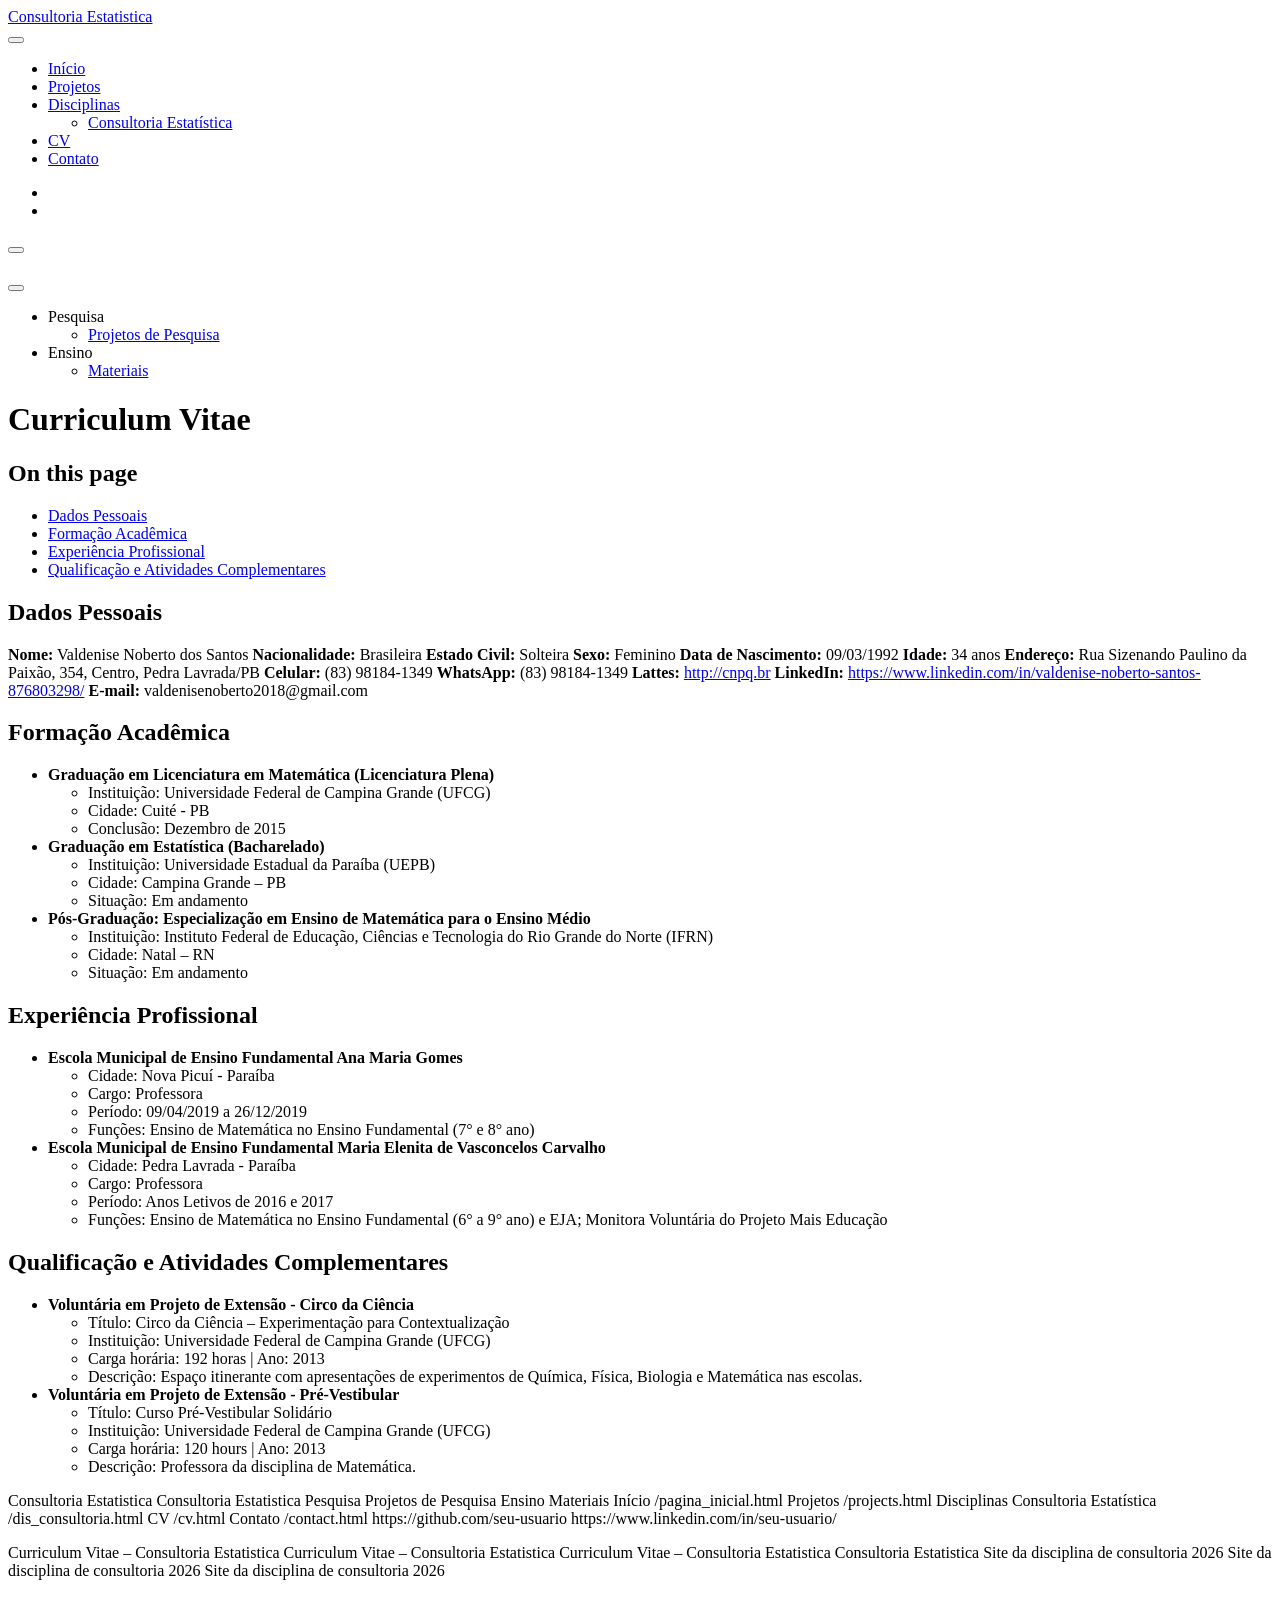
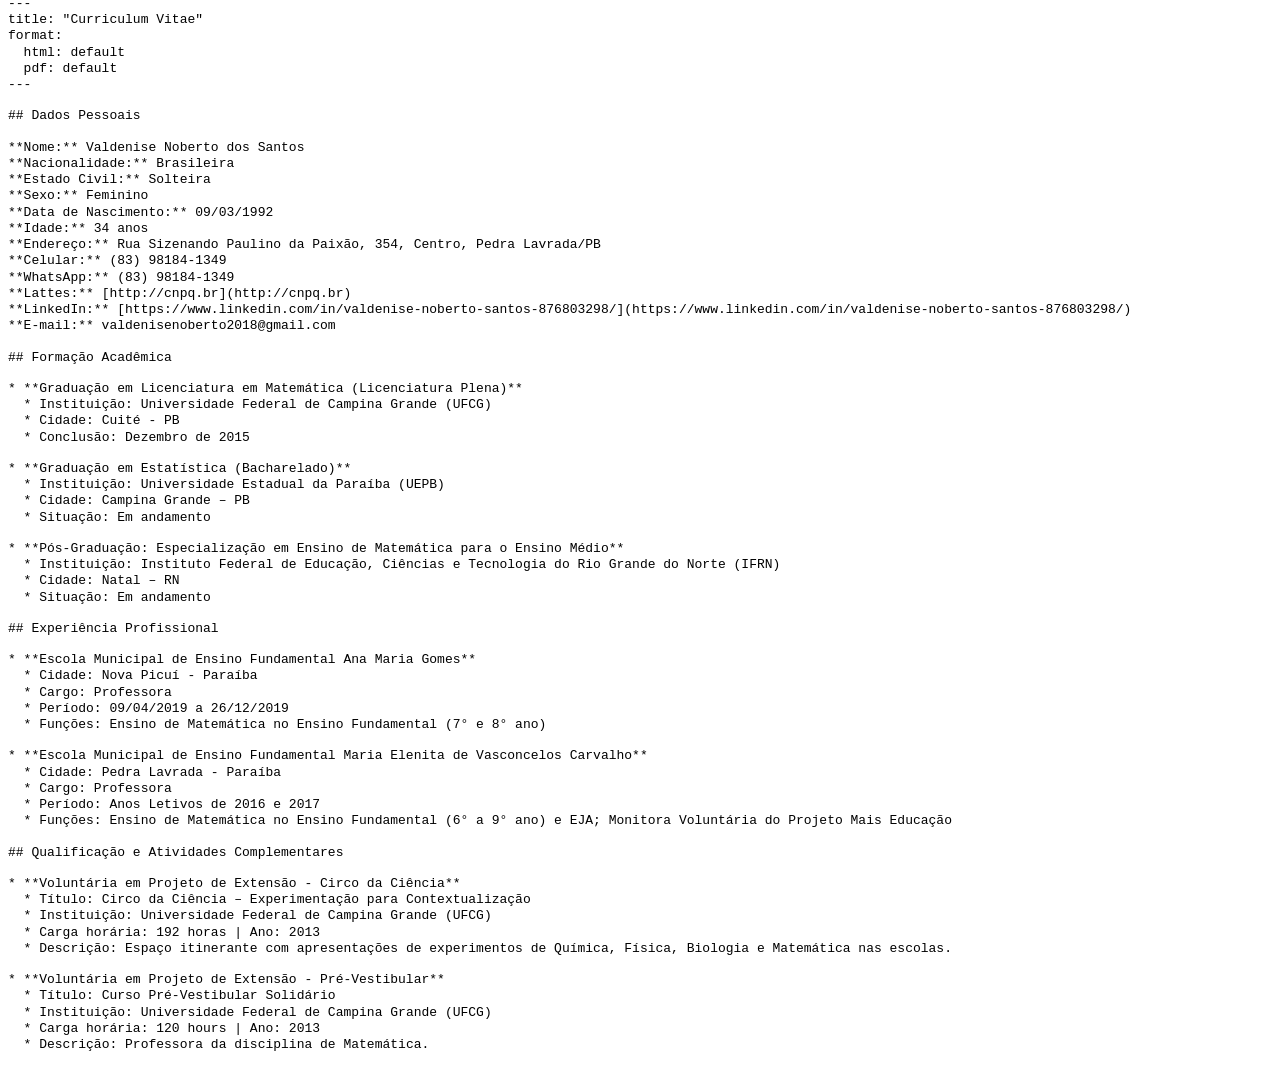
<file: cv.html>
<!DOCTYPE html>
<html xmlns="http://www.w3.org/1999/xhtml" lang="en" xml:lang="en">

<head>

<meta charset="utf-8" />
<meta name="generator" content="quarto-1.9.36" />

<meta name="viewport" content="width=device-width, initial-scale=1.0, user-scalable=yes" />


<title>Curriculum Vitae – Consultoria Estatistica</title>
<style>
/* Default styles provided by pandoc.
** See https://pandoc.org/MANUAL.html#variables-for-html for config info.
*/
code{white-space: pre-wrap;}
span.smallcaps{font-variant: small-caps;}
div.columns{display: flex; gap: min(4vw, 1.5em);}
div.column{flex: auto; overflow-x: auto;}
div.hanging-indent{margin-left: 1.5em; text-indent: -1.5em;}
ul.task-list{list-style: none;}
ul.task-list li input[type="checkbox"] {
  width: 0.8em;
  margin: 0 0.8em 0.2em -1em; /* quarto-specific, see https://github.com/quarto-dev/quarto-cli/issues/4556 */ 
  vertical-align: middle;
}
/* CSS for syntax highlighting */
html { -webkit-text-size-adjust: 100%; }
pre > code.sourceCode { white-space: pre; position: relative; }
pre > code.sourceCode > span { display: inline-block; line-height: 1.25; }
pre > code.sourceCode > span:empty { height: 1.2em; }
.sourceCode { overflow: visible; }
code.sourceCode > span { color: inherit; text-decoration: inherit; }
div.sourceCode { margin: 1em 0; }
pre.sourceCode { margin: 0; }
@media screen {
div.sourceCode { overflow: auto; }
}
@media print {
pre > code.sourceCode { white-space: pre-wrap; }
pre > code.sourceCode > span { text-indent: -5em; padding-left: 5em; }
}
pre.numberSource code
  { counter-reset: source-line 0; }
pre.numberSource code > span
  { position: relative; left: -4em; counter-increment: source-line; }
pre.numberSource code > span > a:first-child::before
  { content: counter(source-line);
    position: relative; left: -1em; text-align: right; vertical-align: baseline;
    border: none; display: inline-block;
    -webkit-touch-callout: none; -webkit-user-select: none;
    -khtml-user-select: none; -moz-user-select: none;
    -ms-user-select: none; user-select: none;
    padding: 0 4px; width: 4em;
  }
pre.numberSource { margin-left: 3em;  padding-left: 4px; }
div.sourceCode
  {   }
@media screen {
pre > code.sourceCode > span > a:first-child::before { text-decoration: underline; }
}
</style>

<!-- htmldependencies:E3FAD763 -->
<script id="quarto-search-options" type="application/json">{
  "location": "navbar",
  "copy-button": false,
  "collapse-after": 3,
  "panel-placement": "end",
  "type": "overlay",
  "limit": 50,
  "keyboard-shortcut": [
    "f",
    "/",
    "s"
  ],
  "show-item-context": false,
  "language": {
    "search-no-results-text": "No results",
    "search-matching-documents-text": "matching documents",
    "search-copy-link-title": "Copy link to search",
    "search-hide-matches-text": "Hide additional matches",
    "search-more-match-text": "more match in this document",
    "search-more-matches-text": "more matches in this document",
    "search-clear-button-title": "Clear",
    "search-text-placeholder": "",
    "search-detached-cancel-button-title": "Cancel",
    "search-submit-button-title": "Submit",
    "search-label": "Search"
  }
}</script>


<link rel="stylesheet" href="styles.css" />
</head>

<body>

<div id="quarto-search-results"></div>
  <header id="quarto-header" class="headroom fixed-top">
    <nav class="navbar navbar-expand-lg " data-bs-theme="dark">
      <div class="navbar-container container-fluid">
      <div class="navbar-brand-container mx-auto">
    <a class="navbar-brand" href="/index.html">
    <span class="navbar-title">Consultoria Estatistica</span>
    </a>
  </div>
            <div id="quarto-search" class="" title="Search"></div>
          <button class="navbar-toggler" type="button" data-bs-toggle="collapse" data-bs-target="#navbarCollapse"
  aria-controls="navbarCollapse" role="menu" aria-expanded="false" aria-label="Toggle navigation"
  onclick="if (window.quartoToggleHeadroom) { window.quartoToggleHeadroom(); }">
  <span class="navbar-toggler-icon"></span>
</button>
          <div class="collapse navbar-collapse" id="navbarCollapse">
            <ul class="navbar-nav navbar-nav-scroll me-auto">
  <li class="nav-item">
    <a class="nav-link" href="/pagina_inicial.html"> 
<span class="menu-text">Início</span></a>
  </li>  
  <li class="nav-item">
    <a class="nav-link" href="/projects.html"> 
<span class="menu-text">Projetos</span></a>
  </li>  
  <li class="nav-item dropdown ">
    <a class="nav-link dropdown-toggle" href="#" id="nav-menu-disciplinas" role="link" data-bs-toggle="dropdown" aria-expanded="false" >
 <span class="menu-text">Disciplinas</span>
    </a>
    <ul class="dropdown-menu" aria-labelledby="nav-menu-disciplinas">    
        <li>
    <a class="dropdown-item" href="/dis_consultoria.html">
 <span class="dropdown-text">Consultoria Estatística</span></a>
  </li>  
    </ul>
  </li>
  <li class="nav-item">
    <a class="nav-link" href="/cv.html"> 
<span class="menu-text">CV</span></a>
  </li>  
  <li class="nav-item">
    <a class="nav-link" href="/contact.html"> 
<span class="menu-text">Contato</span></a>
  </li>  
</ul>
            <ul class="navbar-nav navbar-nav-scroll ms-auto">
  <li class="nav-item compact">
    <a class="nav-link" href="https://github.com/seu-usuario"> <i 
  class="bi bi-github" 
  role="img" 
>
</i> 
<span class="menu-text"></span></a>
  </li>  
  <li class="nav-item compact">
    <a class="nav-link" href="https://www.linkedin.com/in/seu-usuario/"> <i 
  class="bi bi-linkedin" 
  role="img" 
>
</i> 
<span class="menu-text"></span></a>
  </li>  
</ul>
          </div> <!-- /navcollapse -->
            <div class="quarto-navbar-tools">
  <a href="" class="quarto-color-scheme-toggle quarto-navigation-tool  px-1" onclick="window.quartoToggleColorScheme(); return false;" title="Toggle dark mode"><i class="bi"></i></a>
</div>
      </div> <!-- /container-fluid -->
    </nav>
  <nav class="quarto-secondary-nav">
    <div class="container-fluid d-flex">
      <button type="button" class="quarto-btn-toggle btn"
      data-bs-toggle="collapse" role="button" data-bs-target=".quarto-sidebar-collapse-item" 
      aria-controls="quarto-sidebar" aria-expanded="false" aria-label="Toggle sidebar navigation"
      onclick="if (window.quartoToggleHeadroom) { window.quartoToggleHeadroom(); }">
        <i class="bi bi-layout-text-sidebar-reverse"></i>
      </button>
        <h1 class="quarto-secondary-nav-title no-breadcrumbs"></h1>
        <a class="flex-grow-1" role="navigation" data-bs-toggle="collapse" data-bs-target=".quarto-sidebar-collapse-item" role="link"
        aria-controls="quarto-sidebar" aria-expanded="false" aria-label="Toggle sidebar navigation"
        onclick="if (window.quartoToggleHeadroom) { window.quartoToggleHeadroom(); }">      
        </a>
      <button type="button" class="btn quarto-search-button" aria-label="Search" onclick="window.quartoOpenSearch();">
        <i class="bi bi-search"></i>
      </button>
    </div>
  </nav>
</header>
<!-- content -->
<div id="quarto-content" class="quarto-container page-columns page-rows-contents page-layout-article page-navbar">
<!-- sidebar -->
  <nav id="quarto-sidebar" class="sidebar collapse collapse-horizontal quarto-sidebar-collapse-item sidebar-navigation docked overflow-auto">
        <div class="mt-2 flex-shrink-0 align-items-center">
        <div class="sidebar-search">
        <div id="quarto-search" class="" title="Search"></div>
        </div>
        </div>
    <div class="sidebar-menu-container"> 
    <ul class="list-unstyled mt-1">
        <li class="sidebar-item sidebar-item-section">
      <div class="sidebar-item-container"> 
            <a class="sidebar-item-text sidebar-link text-start" data-bs-toggle="collapse" data-bs-target="#quarto-sidebar-section-1"  role="navigation" aria-expanded="true">
 <span class="menu-text">Pesquisa</span></a>
          <a class="sidebar-item-toggle text-start" data-bs-toggle="collapse" data-bs-target="#quarto-sidebar-section-1" role="navigation" aria-expanded="true" aria-label="Toggle section">
            <i class="bi bi-chevron-right ms-2"></i>
          </a> 
      </div>
      <ul id="quarto-sidebar-section-1" class="collapse list-unstyled sidebar-section depth1 show">  
          <li class="sidebar-item">
  <div class="sidebar-item-container"> 
  <a href="/projects.html" class="sidebar-item-text sidebar-link">
 <span class="menu-text">Projetos de Pesquisa</span></a>
  </div>
</li>
      </ul>
  </li>
        <li class="sidebar-item sidebar-item-section">
      <div class="sidebar-item-container"> 
            <a class="sidebar-item-text sidebar-link text-start" data-bs-toggle="collapse" data-bs-target="#quarto-sidebar-section-2"  role="navigation" aria-expanded="true">
 <span class="menu-text">Ensino</span></a>
          <a class="sidebar-item-toggle text-start" data-bs-toggle="collapse" data-bs-target="#quarto-sidebar-section-2" role="navigation" aria-expanded="true" aria-label="Toggle section">
            <i class="bi bi-chevron-right ms-2"></i>
          </a> 
      </div>
      <ul id="quarto-sidebar-section-2" class="collapse list-unstyled sidebar-section depth1 show">  
          <li class="sidebar-item">
  <div class="sidebar-item-container"> 
  <a href="/materials.html" class="sidebar-item-text sidebar-link">
 <span class="menu-text">Materiais</span></a>
  </div>
</li>
      </ul>
  </li>
    </ul>
    </div>
</nav>
<div id="quarto-sidebar-glass" class="quarto-sidebar-collapse-item" data-bs-toggle="collapse" data-bs-target=".quarto-sidebar-collapse-item" ></div>
<!-- margin-sidebar -->
    <div id="quarto-margin-sidebar" class="sidebar margin-sidebar">
        <div id="quarto-toc-target"></div>
    </div>
<!-- main -->
<main class="content" id="quarto-document-content">
<script id = "quarto-html-before-body" type="application/javascript">
    const toggleBodyColorMode = (bsSheetEl) => {
      const mode = bsSheetEl.getAttribute("data-mode");
      const bodyEl = window.document.querySelector("body");
      if (mode === "dark") {
        bodyEl.classList.add("quarto-dark");
        bodyEl.classList.remove("quarto-light");
      } else {
        bodyEl.classList.add("quarto-light");
        bodyEl.classList.remove("quarto-dark");
      }
    }
    const toggleBodyColorPrimary = () => {
      const bsSheetEl = window.document.querySelector("link#quarto-bootstrap:not([rel=disabled-stylesheet])");
      if (bsSheetEl) {
        toggleBodyColorMode(bsSheetEl);
      }
    }
    const setColorSchemeToggle = (alternate) => {
      const toggles = window.document.querySelectorAll('.quarto-color-scheme-toggle');
      for (let i=0; i < toggles.length; i++) {
        const toggle = toggles[i];
        if (toggle) {
          if (alternate) {
            toggle.classList.add("alternate");
          } else {
            toggle.classList.remove("alternate");
          }
        }
      }
    };
    const toggleColorMode = (alternate) => {
      // Switch the stylesheets
      const primaryStylesheets = window.document.querySelectorAll('link.quarto-color-scheme:not(.quarto-color-alternate)');
      const alternateStylesheets = window.document.querySelectorAll('link.quarto-color-scheme.quarto-color-alternate');
      manageTransitions('#quarto-margin-sidebar .nav-link', false);
      if (alternate) {
        // note: dark is layered on light, we don't disable primary!
        enableStylesheet(alternateStylesheets);
        for (const sheetNode of alternateStylesheets) {
          if (sheetNode.id === "quarto-bootstrap") {
            toggleBodyColorMode(sheetNode);
          }
        }
      } else {
        disableStylesheet(alternateStylesheets);
        enableStylesheet(primaryStylesheets)
        toggleBodyColorPrimary();
      }
      manageTransitions('#quarto-margin-sidebar .nav-link', true);
      // Switch the toggles
      setColorSchemeToggle(alternate)
      // Hack to workaround the fact that safari doesn't
      // properly recolor the scrollbar when toggling (#1455)
      if (navigator.userAgent.indexOf('Safari') > 0 && navigator.userAgent.indexOf('Chrome') == -1) {
        manageTransitions("body", false);
        window.scrollTo(0, 1);
        setTimeout(() => {
          window.scrollTo(0, 0);
          manageTransitions("body", true);
        }, 40);
      }
    }
    const disableStylesheet = (stylesheets) => {
      for (let i=0; i < stylesheets.length; i++) {
        const stylesheet = stylesheets[i];
        stylesheet.rel = 'disabled-stylesheet';
      }
    }
    const enableStylesheet = (stylesheets) => {
      for (let i=0; i < stylesheets.length; i++) {
        const stylesheet = stylesheets[i];
        if(stylesheet.rel !== 'stylesheet') { // for Chrome, which will still FOUC without this check
          stylesheet.rel = 'stylesheet';
        }
      }
    }
    const manageTransitions = (selector, allowTransitions) => {
      const els = window.document.querySelectorAll(selector);
      for (let i=0; i < els.length; i++) {
        const el = els[i];
        if (allowTransitions) {
          el.classList.remove('notransition');
        } else {
          el.classList.add('notransition');
        }
      }
    }
    const isFileUrl = () => {
      return window.location.protocol === 'file:';
    }
    const hasAlternateSentinel = () => {
      let styleSentinel = getColorSchemeSentinel();
      if (styleSentinel !== null) {
        return styleSentinel === "alternate";
      } else {
        return false;
      }
    }
    const setStyleSentinel = (alternate) => {
      const value = alternate ? "alternate" : "default";
      if (!isFileUrl()) {
        window.localStorage.setItem("quarto-color-scheme", value);
      } else {
        localAlternateSentinel = value;
      }
    }
    const getColorSchemeSentinel = () => {
      if (!isFileUrl()) {
        const storageValue = window.localStorage.getItem("quarto-color-scheme");
        return storageValue != null ? storageValue : localAlternateSentinel;
      } else {
        return localAlternateSentinel;
      }
    }
    const toggleGiscusIfUsed = (isAlternate, darkModeDefault) => {
      const baseTheme = document.querySelector('#giscus-base-theme')?.value ?? 'light';
      const alternateTheme = document.querySelector('#giscus-alt-theme')?.value ?? 'dark';
      let newTheme = '';
      if(authorPrefersDark) {
        newTheme = isAlternate ? baseTheme : alternateTheme;
      } else {
        newTheme = isAlternate ? alternateTheme : baseTheme;
      }
      const changeGiscusTheme = () => {
        // From: https://github.com/giscus/giscus/issues/336
        const sendMessage = (message) => {
          const iframe = document.querySelector('iframe.giscus-frame');
          if (!iframe) return;
          iframe.contentWindow.postMessage({ giscus: message }, 'https://giscus.app');
        }
        sendMessage({
          setConfig: {
            theme: newTheme
          }
        });
      }
      const isGiscussLoaded = window.document.querySelector('iframe.giscus-frame') !== null;
      if (isGiscussLoaded) {
        changeGiscusTheme();
      }
    };
    const authorPrefersDark = false;
    const darkModeDefault = authorPrefersDark;
      document.querySelector('link#quarto-text-highlighting-styles.quarto-color-scheme-extra').rel = 'disabled-stylesheet';
      document.querySelector('link#quarto-bootstrap.quarto-color-scheme-extra').rel = 'disabled-stylesheet';
    let localAlternateSentinel = darkModeDefault ? 'alternate' : 'default';
    // Dark / light mode switch
    window.quartoToggleColorScheme = () => {
      // Read the current dark / light value
      let toAlternate = !hasAlternateSentinel();
      toggleColorMode(toAlternate);
      setStyleSentinel(toAlternate);
      toggleGiscusIfUsed(toAlternate, darkModeDefault);
      window.dispatchEvent(new Event('resize'));
    };
    // Switch to dark mode if need be
    if (hasAlternateSentinel()) {
      toggleColorMode(true);
    } else {
      toggleColorMode(false);
    }
  </script>

<header id="title-block-header" class="quarto-title-block default">
<div class="quarto-title">
<h1 class="title">Curriculum Vitae</h1>
</div>



<div class="quarto-title-meta">

    
  
    
  </div>
  


</header>

<nav id="TOC" role="doc-toc">
    <h2 id="toc-title">On this page</h2>
   
  <ul>
  <li><a href="#dados-pessoais" id="toc-dados-pessoais">Dados Pessoais</a></li>
  <li><a href="#formação-acadêmica" id="toc-formação-acadêmica">Formação Acadêmica</a></li>
  <li><a href="#experiência-profissional" id="toc-experiência-profissional">Experiência Profissional</a></li>
  <li><a href="#qualificação-e-atividades-complementares" id="toc-qualificação-e-atividades-complementares">Qualificação e Atividades Complementares</a></li>
  </ul>
</nav>
<section id="dados-pessoais" class="level2">
<h2>Dados Pessoais</h2>
<p><strong>Nome:</strong> Valdenise Noberto dos Santos <strong>Nacionalidade:</strong> Brasileira <strong>Estado Civil:</strong> Solteira <strong>Sexo:</strong> Feminino <strong>Data de Nascimento:</strong> 09/03/1992 <strong>Idade:</strong> 34 anos <strong>Endereço:</strong> Rua Sizenando Paulino da Paixão, 354, Centro, Pedra Lavrada/PB <strong>Celular:</strong> (83) 98184-1349 <strong>WhatsApp:</strong> (83) 98184-1349 <strong>Lattes:</strong> <a href="http://cnpq.br">http://cnpq.br</a> <strong>LinkedIn:</strong> <a href="https://www.linkedin.com/in/valdenise-noberto-santos-876803298/">https://www.linkedin.com/in/valdenise-noberto-santos-876803298/</a> <strong>E-mail:</strong> valdenisenoberto2018@gmail.com</p>
</section>
<section id="formação-acadêmica" class="level2">
<h2>Formação Acadêmica</h2>
<ul>
<li><strong>Graduação em Licenciatura em Matemática (Licenciatura Plena)</strong>
<ul>
<li>Instituição: Universidade Federal de Campina Grande (UFCG)</li>
<li>Cidade: Cuité - PB</li>
<li>Conclusão: Dezembro de 2015</li>
</ul></li>
<li><strong>Graduação em Estatística (Bacharelado)</strong>
<ul>
<li>Instituição: Universidade Estadual da Paraíba (UEPB)</li>
<li>Cidade: Campina Grande – PB</li>
<li>Situação: Em andamento</li>
</ul></li>
<li><strong>Pós-Graduação: Especialização em Ensino de Matemática para o Ensino Médio</strong>
<ul>
<li>Instituição: Instituto Federal de Educação, Ciências e Tecnologia do Rio Grande do Norte (IFRN)</li>
<li>Cidade: Natal – RN</li>
<li>Situação: Em andamento</li>
</ul></li>
</ul>
</section>
<section id="experiência-profissional" class="level2">
<h2>Experiência Profissional</h2>
<ul>
<li><strong>Escola Municipal de Ensino Fundamental Ana Maria Gomes</strong>
<ul>
<li>Cidade: Nova Picuí - Paraíba</li>
<li>Cargo: Professora</li>
<li>Período: 09/04/2019 a 26/12/2019</li>
<li>Funções: Ensino de Matemática no Ensino Fundamental (7° e 8° ano)</li>
</ul></li>
<li><strong>Escola Municipal de Ensino Fundamental Maria Elenita de Vasconcelos Carvalho</strong>
<ul>
<li>Cidade: Pedra Lavrada - Paraíba</li>
<li>Cargo: Professora</li>
<li>Período: Anos Letivos de 2016 e 2017</li>
<li>Funções: Ensino de Matemática no Ensino Fundamental (6° a 9° ano) e EJA; Monitora Voluntária do Projeto Mais Educação</li>
</ul></li>
</ul>
</section>
<section id="qualificação-e-atividades-complementares" class="level2">
<h2>Qualificação e Atividades Complementares</h2>
<ul>
<li><strong>Voluntária em Projeto de Extensão - Circo da Ciência</strong>
<ul>
<li>Título: Circo da Ciência – Experimentação para Contextualização</li>
<li>Instituição: Universidade Federal de Campina Grande (UFCG)</li>
<li>Carga horária: 192 horas | Ano: 2013</li>
<li>Descrição: Espaço itinerante com apresentações de experimentos de Química, Física, Biologia e Matemática nas escolas.</li>
</ul></li>
<li><strong>Voluntária em Projeto de Extensão - Pré-Vestibular</strong>
<ul>
<li>Título: Curso Pré-Vestibular Solidário</li>
<li>Instituição: Universidade Federal de Campina Grande (UFCG)</li>
<li>Carga horária: 120 hours | Ano: 2013</li>
<li>Descrição: Professora da disciplina de Matemática.</li>
</ul></li>
</ul>
<div id="quarto-navigation-envelope" class="hidden">
<p><span class="hidden quarto-markdown-envelope-contents" data-render-id="cXVhcnRvLWludC1zaWRlYmFyLXRpdGxl">Consultoria Estatistica</span> <span class="hidden quarto-markdown-envelope-contents" data-render-id="cXVhcnRvLWludC1uYXZiYXItdGl0bGU=">Consultoria Estatistica</span> <span class="hidden quarto-markdown-envelope-contents" data-render-id="cXVhcnRvLWludC1zaWRlYmFyOnF1YXJ0by1zaWRlYmFyLXNlY3Rpb24tMQ==">Pesquisa</span> <span class="hidden quarto-markdown-envelope-contents" data-render-id="cXVhcnRvLWludC1zaWRlYmFyOi9wcm9qZWN0cy5odG1sUHJvamV0b3MtZGUtUGVzcXVpc2E=">Projetos de Pesquisa</span> <span class="hidden quarto-markdown-envelope-contents" data-render-id="cXVhcnRvLWludC1zaWRlYmFyOnF1YXJ0by1zaWRlYmFyLXNlY3Rpb24tMg==">Ensino</span> <span class="hidden quarto-markdown-envelope-contents" data-render-id="cXVhcnRvLWludC1zaWRlYmFyOi9tYXRlcmlhbHMuaHRtbE1hdGVyaWFpcw==">Materiais</span> <span class="hidden quarto-markdown-envelope-contents" data-render-id="cXVhcnRvLWludC1uYXZiYXI6SW7DrWNpbw==">Início</span> <span class="hidden quarto-markdown-envelope-contents" data-render-id="cXVhcnRvLWludC1uYXZiYXI6L3BhZ2luYV9pbmljaWFsLmh0bWw=">/pagina_inicial.html</span> <span class="hidden quarto-markdown-envelope-contents" data-render-id="cXVhcnRvLWludC1uYXZiYXI6UHJvamV0b3M=">Projetos</span> <span class="hidden quarto-markdown-envelope-contents" data-render-id="cXVhcnRvLWludC1uYXZiYXI6L3Byb2plY3RzLmh0bWw=">/projects.html</span> <span class="hidden quarto-markdown-envelope-contents" data-render-id="cXVhcnRvLWludC1uYXZiYXI6RGlzY2lwbGluYXM=">Disciplinas</span> <span class="hidden quarto-markdown-envelope-contents" data-render-id="cXVhcnRvLWludC1uYXZiYXI6Q29uc3VsdG9yaWEgRXN0YXTDrXN0aWNh">Consultoria Estatística</span> <span class="hidden quarto-markdown-envelope-contents" data-render-id="cXVhcnRvLWludC1uYXZiYXI6L2Rpc19jb25zdWx0b3JpYS5odG1s">/dis_consultoria.html</span> <span class="hidden quarto-markdown-envelope-contents" data-render-id="cXVhcnRvLWludC1uYXZiYXI6Q1Y=">CV</span> <span class="hidden quarto-markdown-envelope-contents" data-render-id="cXVhcnRvLWludC1uYXZiYXI6L2N2Lmh0bWw=">/cv.html</span> <span class="hidden quarto-markdown-envelope-contents" data-render-id="cXVhcnRvLWludC1uYXZiYXI6Q29udGF0bw==">Contato</span> <span class="hidden quarto-markdown-envelope-contents" data-render-id="cXVhcnRvLWludC1uYXZiYXI6L2NvbnRhY3QuaHRtbA==">/contact.html</span> <span class="hidden quarto-markdown-envelope-contents" data-render-id="cXVhcnRvLWludC1uYXZiYXI6aHR0cHM6Ly9naXRodWIuY29tL3NldS11c3Vhcmlv">https://github.com/seu-usuario</span> <span class="hidden quarto-markdown-envelope-contents" data-render-id="cXVhcnRvLWludC1uYXZiYXI6aHR0cHM6Ly93d3cubGlua2VkaW4uY29tL2luL3NldS11c3VhcmlvLw==">https://www.linkedin.com/in/seu-usuario/</span></p>
</div>
<div id="quarto-meta-markdown" class="hidden">
<p><span class="hidden quarto-markdown-envelope-contents" data-render-id="cXVhcnRvLW1ldGF0aXRsZQ==">Curriculum Vitae – Consultoria Estatistica</span> <span class="hidden quarto-markdown-envelope-contents" data-render-id="cXVhcnRvLXR3aXR0ZXJjYXJkdGl0bGU=">Curriculum Vitae – Consultoria Estatistica</span> <span class="hidden quarto-markdown-envelope-contents" data-render-id="cXVhcnRvLW9nY2FyZHRpdGxl">Curriculum Vitae – Consultoria Estatistica</span> <span class="hidden quarto-markdown-envelope-contents" data-render-id="cXVhcnRvLW1ldGFzaXRlbmFtZQ==">Consultoria Estatistica</span> <span class="hidden quarto-markdown-envelope-contents" data-render-id="cXVhcnRvLXR3aXR0ZXJjYXJkZGVzYw==">Site da disciplina de consultoria 2026</span> <span class="hidden quarto-markdown-envelope-contents" data-render-id="cXVhcnRvLW9nY2FyZGRkZXNj">Site da disciplina de consultoria 2026</span> <span class="hidden quarto-markdown-envelope-contents" data-render-id="cXVhcnRvLW1ldGFzaXRlZGVzYw==">Site da disciplina de consultoria 2026</span></p>
</div>
<!-- -->
<div class="quarto-embedded-source-code">
<div class="sourceCode" id="cb1" data-shortcodes="false"><pre class="sourceCode markdown"><code class="sourceCode markdown"><span id="cb1-1"><a href="#cb1-1" aria-hidden="true" tabindex="-1"></a><span class="co">---</span></span>
<span id="cb1-2"><a href="#cb1-2" aria-hidden="true" tabindex="-1"></a><span class="an">title:</span><span class="co"> &quot;Curriculum Vitae&quot;</span></span>
<span id="cb1-3"><a href="#cb1-3" aria-hidden="true" tabindex="-1"></a><span class="an">format:</span></span>
<span id="cb1-4"><a href="#cb1-4" aria-hidden="true" tabindex="-1"></a><span class="co">  html: default</span></span>
<span id="cb1-5"><a href="#cb1-5" aria-hidden="true" tabindex="-1"></a><span class="co">  pdf: default</span></span>
<span id="cb1-6"><a href="#cb1-6" aria-hidden="true" tabindex="-1"></a><span class="co">---</span></span>
<span id="cb1-7"><a href="#cb1-7" aria-hidden="true" tabindex="-1"></a></span>
<span id="cb1-8"><a href="#cb1-8" aria-hidden="true" tabindex="-1"></a><span class="fu">## Dados Pessoais</span></span>
<span id="cb1-9"><a href="#cb1-9" aria-hidden="true" tabindex="-1"></a></span>
<span id="cb1-10"><a href="#cb1-10" aria-hidden="true" tabindex="-1"></a>**Nome:** Valdenise Noberto dos Santos</span>
<span id="cb1-11"><a href="#cb1-11" aria-hidden="true" tabindex="-1"></a>**Nacionalidade:** Brasileira</span>
<span id="cb1-12"><a href="#cb1-12" aria-hidden="true" tabindex="-1"></a>**Estado Civil:** Solteira</span>
<span id="cb1-13"><a href="#cb1-13" aria-hidden="true" tabindex="-1"></a>**Sexo:** Feminino</span>
<span id="cb1-14"><a href="#cb1-14" aria-hidden="true" tabindex="-1"></a>**Data de Nascimento:** 09/03/1992</span>
<span id="cb1-15"><a href="#cb1-15" aria-hidden="true" tabindex="-1"></a>**Idade:** 34 anos</span>
<span id="cb1-16"><a href="#cb1-16" aria-hidden="true" tabindex="-1"></a>**Endereço:** Rua Sizenando Paulino da Paixão, 354, Centro, Pedra Lavrada/PB</span>
<span id="cb1-17"><a href="#cb1-17" aria-hidden="true" tabindex="-1"></a>**Celular:** (83) 98184-1349</span>
<span id="cb1-18"><a href="#cb1-18" aria-hidden="true" tabindex="-1"></a>**WhatsApp:** (83) 98184-1349</span>
<span id="cb1-19"><a href="#cb1-19" aria-hidden="true" tabindex="-1"></a>**Lattes:** <span class="co">[</span><span class="ot">http://cnpq.br</span><span class="co">](http://cnpq.br)</span></span>
<span id="cb1-20"><a href="#cb1-20" aria-hidden="true" tabindex="-1"></a>**LinkedIn:** <span class="co">[</span><span class="ot">https://www.linkedin.com/in/valdenise-noberto-santos-876803298/</span><span class="co">](https://www.linkedin.com/in/valdenise-noberto-santos-876803298/)</span></span>
<span id="cb1-21"><a href="#cb1-21" aria-hidden="true" tabindex="-1"></a>**E-mail:** valdenisenoberto2018@gmail.com</span>
<span id="cb1-22"><a href="#cb1-22" aria-hidden="true" tabindex="-1"></a></span>
<span id="cb1-23"><a href="#cb1-23" aria-hidden="true" tabindex="-1"></a><span class="fu">## Formação Acadêmica</span></span>
<span id="cb1-24"><a href="#cb1-24" aria-hidden="true" tabindex="-1"></a></span>
<span id="cb1-25"><a href="#cb1-25" aria-hidden="true" tabindex="-1"></a><span class="ss">* </span>**Graduação em Licenciatura em Matemática (Licenciatura Plena)**</span>
<span id="cb1-26"><a href="#cb1-26" aria-hidden="true" tabindex="-1"></a><span class="ss">  * </span>Instituição: Universidade Federal de Campina Grande (UFCG)</span>
<span id="cb1-27"><a href="#cb1-27" aria-hidden="true" tabindex="-1"></a><span class="ss">  * </span>Cidade: Cuité - PB</span>
<span id="cb1-28"><a href="#cb1-28" aria-hidden="true" tabindex="-1"></a><span class="ss">  * </span>Conclusão: Dezembro de 2015</span>
<span id="cb1-29"><a href="#cb1-29" aria-hidden="true" tabindex="-1"></a></span>
<span id="cb1-30"><a href="#cb1-30" aria-hidden="true" tabindex="-1"></a><span class="ss">* </span>**Graduação em Estatística (Bacharelado)**</span>
<span id="cb1-31"><a href="#cb1-31" aria-hidden="true" tabindex="-1"></a><span class="ss">  * </span>Instituição: Universidade Estadual da Paraíba (UEPB)</span>
<span id="cb1-32"><a href="#cb1-32" aria-hidden="true" tabindex="-1"></a><span class="ss">  * </span>Cidade: Campina Grande – PB</span>
<span id="cb1-33"><a href="#cb1-33" aria-hidden="true" tabindex="-1"></a><span class="ss">  * </span>Situação: Em andamento</span>
<span id="cb1-34"><a href="#cb1-34" aria-hidden="true" tabindex="-1"></a></span>
<span id="cb1-35"><a href="#cb1-35" aria-hidden="true" tabindex="-1"></a><span class="ss">* </span>**Pós-Graduação: Especialização em Ensino de Matemática para o Ensino Médio**</span>
<span id="cb1-36"><a href="#cb1-36" aria-hidden="true" tabindex="-1"></a><span class="ss">  * </span>Instituição: Instituto Federal de Educação, Ciências e Tecnologia do Rio Grande do Norte (IFRN)</span>
<span id="cb1-37"><a href="#cb1-37" aria-hidden="true" tabindex="-1"></a><span class="ss">  * </span>Cidade: Natal – RN</span>
<span id="cb1-38"><a href="#cb1-38" aria-hidden="true" tabindex="-1"></a><span class="ss">  * </span>Situação: Em andamento</span>
<span id="cb1-39"><a href="#cb1-39" aria-hidden="true" tabindex="-1"></a></span>
<span id="cb1-40"><a href="#cb1-40" aria-hidden="true" tabindex="-1"></a><span class="fu">## Experiência Profissional</span></span>
<span id="cb1-41"><a href="#cb1-41" aria-hidden="true" tabindex="-1"></a></span>
<span id="cb1-42"><a href="#cb1-42" aria-hidden="true" tabindex="-1"></a><span class="ss">* </span>**Escola Municipal de Ensino Fundamental Ana Maria Gomes**</span>
<span id="cb1-43"><a href="#cb1-43" aria-hidden="true" tabindex="-1"></a><span class="ss">  * </span>Cidade: Nova Picuí - Paraíba</span>
<span id="cb1-44"><a href="#cb1-44" aria-hidden="true" tabindex="-1"></a><span class="ss">  * </span>Cargo: Professora</span>
<span id="cb1-45"><a href="#cb1-45" aria-hidden="true" tabindex="-1"></a><span class="ss">  * </span>Período: 09/04/2019 a 26/12/2019</span>
<span id="cb1-46"><a href="#cb1-46" aria-hidden="true" tabindex="-1"></a><span class="ss">  * </span>Funções: Ensino de Matemática no Ensino Fundamental (7° e 8° ano)</span>
<span id="cb1-47"><a href="#cb1-47" aria-hidden="true" tabindex="-1"></a></span>
<span id="cb1-48"><a href="#cb1-48" aria-hidden="true" tabindex="-1"></a><span class="ss">* </span>**Escola Municipal de Ensino Fundamental Maria Elenita de Vasconcelos Carvalho**</span>
<span id="cb1-49"><a href="#cb1-49" aria-hidden="true" tabindex="-1"></a><span class="ss">  * </span>Cidade: Pedra Lavrada - Paraíba</span>
<span id="cb1-50"><a href="#cb1-50" aria-hidden="true" tabindex="-1"></a><span class="ss">  * </span>Cargo: Professora</span>
<span id="cb1-51"><a href="#cb1-51" aria-hidden="true" tabindex="-1"></a><span class="ss">  * </span>Período: Anos Letivos de 2016 e 2017</span>
<span id="cb1-52"><a href="#cb1-52" aria-hidden="true" tabindex="-1"></a><span class="ss">  * </span>Funções: Ensino de Matemática no Ensino Fundamental (6° a 9° ano) e EJA; Monitora Voluntária do Projeto Mais Educação</span>
<span id="cb1-53"><a href="#cb1-53" aria-hidden="true" tabindex="-1"></a></span>
<span id="cb1-54"><a href="#cb1-54" aria-hidden="true" tabindex="-1"></a><span class="fu">## Qualificação e Atividades Complementares</span></span>
<span id="cb1-55"><a href="#cb1-55" aria-hidden="true" tabindex="-1"></a></span>
<span id="cb1-56"><a href="#cb1-56" aria-hidden="true" tabindex="-1"></a><span class="ss">* </span>**Voluntária em Projeto de Extensão - Circo da Ciência**</span>
<span id="cb1-57"><a href="#cb1-57" aria-hidden="true" tabindex="-1"></a><span class="ss">  * </span>Título: Circo da Ciência – Experimentação para Contextualização</span>
<span id="cb1-58"><a href="#cb1-58" aria-hidden="true" tabindex="-1"></a><span class="ss">  * </span>Instituição: Universidade Federal de Campina Grande (UFCG)</span>
<span id="cb1-59"><a href="#cb1-59" aria-hidden="true" tabindex="-1"></a><span class="ss">  * </span>Carga horária: 192 horas | Ano: 2013</span>
<span id="cb1-60"><a href="#cb1-60" aria-hidden="true" tabindex="-1"></a><span class="ss">  * </span>Descrição: Espaço itinerante com apresentações de experimentos de Química, Física, Biologia e Matemática nas escolas.</span>
<span id="cb1-61"><a href="#cb1-61" aria-hidden="true" tabindex="-1"></a></span>
<span id="cb1-62"><a href="#cb1-62" aria-hidden="true" tabindex="-1"></a><span class="ss">* </span>**Voluntária em Projeto de Extensão - Pré-Vestibular**</span>
<span id="cb1-63"><a href="#cb1-63" aria-hidden="true" tabindex="-1"></a><span class="ss">  * </span>Título: Curso Pré-Vestibular Solidário</span>
<span id="cb1-64"><a href="#cb1-64" aria-hidden="true" tabindex="-1"></a><span class="ss">  * </span>Instituição: Universidade Federal de Campina Grande (UFCG)</span>
<span id="cb1-65"><a href="#cb1-65" aria-hidden="true" tabindex="-1"></a><span class="ss">  * </span>Carga horária: 120 hours | Ano: 2013</span>
<span id="cb1-66"><a href="#cb1-66" aria-hidden="true" tabindex="-1"></a><span class="ss">  * </span>Descrição: Professora da disciplina de Matemática.</span></code></pre></div>
</div>
</section>

</main> <!-- /main -->
<script id = "quarto-html-after-body" type="application/javascript">
  window.document.addEventListener("DOMContentLoaded", function (event) {
    // Ensure there is a toggle, if there isn't float one in the top right
    if (window.document.querySelector('.quarto-color-scheme-toggle') === null) {
      const a = window.document.createElement('a');
      a.classList.add('top-right');
      a.classList.add('quarto-color-scheme-toggle');
      a.href = "";
      a.onclick = function() { try { window.quartoToggleColorScheme(); } catch {} return false; };
      const i = window.document.createElement("i");
      i.classList.add('bi');
      a.appendChild(i);
      window.document.body.appendChild(a);
    }
    setColorSchemeToggle(hasAlternateSentinel())
    const icon = "";
    const anchorJS = new window.AnchorJS();
    anchorJS.options = {
      placement: 'right',
      icon: icon
    };
    anchorJS.add('.anchored');
    const isCodeAnnotation = (el) => {
      for (const clz of el.classList) {
        if (clz.startsWith('code-annotation-')) {                     
          return true;
        }
      }
      return false;
    }
    const onCopySuccess = function(e) {
      // button target
      const button = e.trigger;
      // don't keep focus
      button.blur();
      // flash "checked"
      button.classList.add('code-copy-button-checked');
      var currentTitle = button.getAttribute("title");
      button.setAttribute("title", "Copied!");
      let tooltip;
      if (window.bootstrap) {
        button.setAttribute("data-bs-toggle", "tooltip");
        button.setAttribute("data-bs-placement", "left");
        button.setAttribute("data-bs-title", "Copied!");
        tooltip = new bootstrap.Tooltip(button, 
          { trigger: "manual", 
            customClass: "code-copy-button-tooltip",
            offset: [0, -8]});
        tooltip.show();    
      }
      setTimeout(function() {
        if (tooltip) {
          tooltip.hide();
          button.removeAttribute("data-bs-title");
          button.removeAttribute("data-bs-toggle");
          button.removeAttribute("data-bs-placement");
        }
        button.setAttribute("title", currentTitle);
        button.classList.remove('code-copy-button-checked');
      }, 1000);
      // clear code selection
      e.clearSelection();
    }
    const getTextToCopy = function(trigger) {
      const outerScaffold = trigger.parentElement.cloneNode(true);
      const codeEl = outerScaffold.querySelector('code');
      for (const childEl of codeEl.children) {
        if (isCodeAnnotation(childEl)) {
          childEl.remove();
        }
      }
      return codeEl.innerText;
    }
    const clipboard = new window.ClipboardJS('.code-copy-button:not([data-in-quarto-modal])', {
      text: getTextToCopy
    });
    clipboard.on('success', onCopySuccess);
    if (window.document.getElementById('quarto-embedded-source-code-modal')) {
      const clipboardModal = new window.ClipboardJS('.code-copy-button[data-in-quarto-modal]', {
        text: getTextToCopy,
        container: window.document.getElementById('quarto-embedded-source-code-modal')
      });
      clipboardModal.on('success', onCopySuccess);
    }
    const viewSource = window.document.getElementById('quarto-view-source') ||
                       window.document.getElementById('quarto-code-tools-source');
    if (viewSource) {
      const sourceUrl = viewSource.getAttribute("data-quarto-source-url");
      viewSource.addEventListener("click", function(e) {
        if (sourceUrl) {
          // rstudio viewer pane
          if (/\bcapabilities=\b/.test(window.location)) {
            window.open(sourceUrl);
          } else {
            window.location.href = sourceUrl;
          }
        } else {
          const modal = new bootstrap.Modal(document.getElementById('quarto-embedded-source-code-modal'));
          modal.show();
        }
        return false;
      });
    }
    function toggleCodeHandler(show) {
      return function(e) {
        const detailsSrc = window.document.querySelectorAll(".cell > details > .sourceCode");
        for (let i=0; i<detailsSrc.length; i++) {
          const details = detailsSrc[i].parentElement;
          if (show) {
            details.open = true;
          } else {
            details.removeAttribute("open");
          }
        }
        const cellCodeDivs = window.document.querySelectorAll(".cell > .sourceCode");
        const fromCls = show ? "hidden" : "unhidden";
        const toCls = show ? "unhidden" : "hidden";
        for (let i=0; i<cellCodeDivs.length; i++) {
          const codeDiv = cellCodeDivs[i];
          if (codeDiv.classList.contains(fromCls)) {
            codeDiv.classList.remove(fromCls);
            codeDiv.classList.add(toCls);
          } 
        }
        return false;
      }
    }
    const hideAllCode = window.document.getElementById("quarto-hide-all-code");
    if (hideAllCode) {
      hideAllCode.addEventListener("click", toggleCodeHandler(false));
    }
    const showAllCode = window.document.getElementById("quarto-show-all-code");
    if (showAllCode) {
      showAllCode.addEventListener("click", toggleCodeHandler(true));
    }
      var localhostRegex = new RegExp(/^(?:http|https):\/\/localhost\:?[0-9]*\//);
      var mailtoRegex = new RegExp(/^mailto:/);
        var filterRegex = new RegExp('/' + window.location.host + '/');
      var isInternal = (href) => {
          return filterRegex.test(href) || localhostRegex.test(href) || mailtoRegex.test(href);
      }
      // Inspect non-navigation links and adorn them if external
     var links = window.document.querySelectorAll('a[href]:not(.nav-link):not(.navbar-brand):not(.toc-action):not(.sidebar-link):not(.sidebar-item-toggle):not(.pagination-link):not(.no-external):not([aria-hidden]):not(.dropdown-item):not(.quarto-navigation-tool):not(.about-link)');
      for (var i=0; i<links.length; i++) {
        const link = links[i];
        if (!isInternal(link.href)) {
          // undo the damage that might have been done by quarto-nav.js in the case of
          // links that we want to consider external
          if (link.dataset.originalHref !== undefined) {
            link.href = link.dataset.originalHref;
          }
        }
      }
    function tippyHover(el, contentFn, onTriggerFn, onUntriggerFn) {
      const config = {
        allowHTML: true,
        maxWidth: 500,
        delay: 100,
        arrow: false,
        appendTo: function(el) {
            return el.parentElement;
        },
        interactive: true,
        interactiveBorder: 10,
        theme: 'quarto',
        placement: 'bottom-start',
      };
      if (contentFn) {
        config.content = contentFn;
      }
      if (onTriggerFn) {
        config.onTrigger = onTriggerFn;
      }
      if (onUntriggerFn) {
        config.onUntrigger = onUntriggerFn;
      }
      window.tippy(el, config); 
    }
    const noterefs = window.document.querySelectorAll('a[role="doc-noteref"]');
    for (var i=0; i<noterefs.length; i++) {
      const ref = noterefs[i];
      tippyHover(ref, function() {
        // use id or data attribute instead here
        let href = ref.getAttribute('data-footnote-href') || ref.getAttribute('href');
        try { href = new URL(href).hash; } catch {}
        const id = href.replace(/^#\/?/, "");
        const note = window.document.getElementById(id);
        if (note) {
          return note.innerHTML;
        } else {
          return "";
        }
      });
    }
    const xrefs = window.document.querySelectorAll('a.quarto-xref');
    const processXRef = (id, note) => {
      // Strip column container classes
      const stripColumnClz = (el) => {
        el.classList.remove("page-full", "page-columns");
        if (el.children) {
          for (const child of el.children) {
            stripColumnClz(child);
          }
        }
      }
      stripColumnClz(note)
      if (id === null || id.startsWith('sec-')) {
        // Special case sections, only their first couple elements
        const container = document.createElement("div");
        if (note.children && note.children.length > 2) {
          container.appendChild(note.children[0].cloneNode(true));
          for (let i = 1; i < note.children.length; i++) {
            const child = note.children[i];
            if (child.tagName === "P" && child.innerText === "") {
              continue;
            } else {
              container.appendChild(child.cloneNode(true));
              break;
            }
          }
          if (window.Quarto?.typesetMath) {
            window.Quarto.typesetMath(container);
          }
          return container.innerHTML
        } else {
          if (window.Quarto?.typesetMath) {
            window.Quarto.typesetMath(note);
          }
          return note.innerHTML;
        }
      } else {
        // Remove any anchor links if they are present
        const anchorLink = note.querySelector('a.anchorjs-link');
        if (anchorLink) {
          anchorLink.remove();
        }
        if (window.Quarto?.typesetMath) {
          window.Quarto.typesetMath(note);
        }
        if (note.classList.contains("callout")) {
          return note.outerHTML;
        } else {
          return note.innerHTML;
        }
      }
    }
    for (var i=0; i<xrefs.length; i++) {
      const xref = xrefs[i];
      tippyHover(xref, undefined, function(instance) {
        instance.disable();
        let url = xref.getAttribute('href');
        let hash = undefined; 
        if (url.startsWith('#')) {
          hash = url;
        } else {
          try { hash = new URL(url).hash; } catch {}
        }
        if (hash) {
          const id = hash.replace(/^#\/?/, "");
          const note = window.document.getElementById(id);
          if (note !== null) {
            try {
              const html = processXRef(id, note.cloneNode(true));
              instance.setContent(html);
            } finally {
              instance.enable();
              instance.show();
            }
          } else {
            // See if we can fetch this
            fetch(url.split('#')[0])
            .then(res => res.text())
            .then(html => {
              const parser = new DOMParser();
              const htmlDoc = parser.parseFromString(html, "text/html");
              const note = htmlDoc.getElementById(id);
              if (note !== null) {
                const html = processXRef(id, note);
                instance.setContent(html);
              } 
            }).finally(() => {
              instance.enable();
              instance.show();
            });
          }
        } else {
          // See if we can fetch a full url (with no hash to target)
          // This is a special case and we should probably do some content thinning / targeting
          fetch(url)
          .then(res => res.text())
          .then(html => {
            const parser = new DOMParser();
            const htmlDoc = parser.parseFromString(html, "text/html");
            const note = htmlDoc.querySelector('main.content');
            if (note !== null) {
              // This should only happen for chapter cross references
              // (since there is no id in the URL)
              // remove the first header
              if (note.children.length > 0 && note.children[0].tagName === "HEADER") {
                note.children[0].remove();
              }
              const html = processXRef(null, note);
              instance.setContent(html);
            } 
          }).finally(() => {
            instance.enable();
            instance.show();
          });
        }
      }, function(instance) {
      });
    }
        let selectedAnnoteEl;
        const selectorForAnnotation = ( cell, annotation) => {
          let cellAttr = 'data-code-cell="' + cell + '"';
          let lineAttr = 'data-code-annotation="' +  annotation + '"';
          const selector = 'span[' + cellAttr + '][' + lineAttr + ']';
          return selector;
        }
        const selectCodeLines = (annoteEl) => {
          const doc = window.document;
          const targetCell = annoteEl.getAttribute("data-target-cell");
          const targetAnnotation = annoteEl.getAttribute("data-target-annotation");
          const annoteSpan = window.document.querySelector(selectorForAnnotation(targetCell, targetAnnotation));
          const lines = annoteSpan.getAttribute("data-code-lines").split(",");
          const lineIds = lines.map((line) => {
            return targetCell + "-" + line;
          })
          let top = null;
          let height = null;
          let parent = null;
          if (lineIds.length > 0) {
              //compute the position of the single el (top and bottom and make a div)
              const el = window.document.getElementById(lineIds[0]);
              top = el.offsetTop;
              height = el.offsetHeight;
              parent = el.parentElement.parentElement;
            if (lineIds.length > 1) {
              const lastEl = window.document.getElementById(lineIds[lineIds.length - 1]);
              const bottom = lastEl.offsetTop + lastEl.offsetHeight;
              height = bottom - top;
            }
            if (top !== null && height !== null && parent !== null) {
              // cook up a div (if necessary) and position it 
              let div = window.document.getElementById("code-annotation-line-highlight");
              if (div === null) {
                div = window.document.createElement("div");
                div.setAttribute("id", "code-annotation-line-highlight");
                div.style.position = 'absolute';
                parent.appendChild(div);
              }
              div.style.top = top - 2 + "px";
              div.style.height = height + 4 + "px";
              div.style.left = 0;
              let gutterDiv = window.document.getElementById("code-annotation-line-highlight-gutter");
              if (gutterDiv === null) {
                gutterDiv = window.document.createElement("div");
                gutterDiv.setAttribute("id", "code-annotation-line-highlight-gutter");
                gutterDiv.style.position = 'absolute';
                const codeCell = window.document.getElementById(targetCell);
                const gutter = codeCell.querySelector('.code-annotation-gutter');
                gutter.appendChild(gutterDiv);
              }
              gutterDiv.style.top = top - 2 + "px";
              gutterDiv.style.height = height + 4 + "px";
            }
            selectedAnnoteEl = annoteEl;
          }
        };
        const unselectCodeLines = () => {
          const elementsIds = ["code-annotation-line-highlight", "code-annotation-line-highlight-gutter"];
          elementsIds.forEach((elId) => {
            const div = window.document.getElementById(elId);
            if (div) {
              div.remove();
            }
          });
          selectedAnnoteEl = undefined;
        };
          // Handle positioning of the toggle
      window.addEventListener(
        "resize",
        throttle(() => {
          elRect = undefined;
          if (selectedAnnoteEl) {
            selectCodeLines(selectedAnnoteEl);
          }
        }, 10)
      );
      function throttle(fn, ms) {
      let throttle = false;
      let timer;
        return (...args) => {
          if(!throttle) { // first call gets through
              fn.apply(this, args);
              throttle = true;
          } else { // all the others get throttled
              if(timer) clearTimeout(timer); // cancel #2
              timer = setTimeout(() => {
                fn.apply(this, args);
                timer = throttle = false;
              }, ms);
          }
        };
      }
        // Attach click handler to the DT
        const annoteDls = window.document.querySelectorAll('dt[data-target-cell]');
        for (const annoteDlNode of annoteDls) {
          annoteDlNode.addEventListener('click', (event) => {
            const clickedEl = event.target;
            if (clickedEl !== selectedAnnoteEl) {
              unselectCodeLines();
              const activeEl = window.document.querySelector('dt[data-target-cell].code-annotation-active');
              if (activeEl) {
                activeEl.classList.remove('code-annotation-active');
              }
              selectCodeLines(clickedEl);
              clickedEl.classList.add('code-annotation-active');
            } else {
              // Unselect the line
              unselectCodeLines();
              clickedEl.classList.remove('code-annotation-active');
            }
          });
        }
    const findCites = (el) => {
      const parentEl = el.parentElement;
      if (parentEl) {
        const cites = parentEl.dataset.cites;
        if (cites) {
          return {
            el,
            cites: cites.split(' ')
          };
        } else {
          return findCites(el.parentElement)
        }
      } else {
        return undefined;
      }
    };
    var bibliorefs = window.document.querySelectorAll('a[role="doc-biblioref"]');
    for (var i=0; i<bibliorefs.length; i++) {
      const ref = bibliorefs[i];
      const citeInfo = findCites(ref);
      if (citeInfo) {
        tippyHover(citeInfo.el, function() {
          var popup = window.document.createElement('div');
          citeInfo.cites.forEach(function(cite) {
            var citeDiv = window.document.createElement('div');
            citeDiv.classList.add('hanging-indent');
            citeDiv.classList.add('csl-entry');
            var biblioDiv = window.document.getElementById('ref-' + cite);
            if (biblioDiv) {
              citeDiv.innerHTML = biblioDiv.innerHTML;
            }
            popup.appendChild(citeDiv);
          });
          return popup.innerHTML;
        });
      }
    }
  });
  </script>
</div> <!-- /content -->

</body>

</html>
</file>
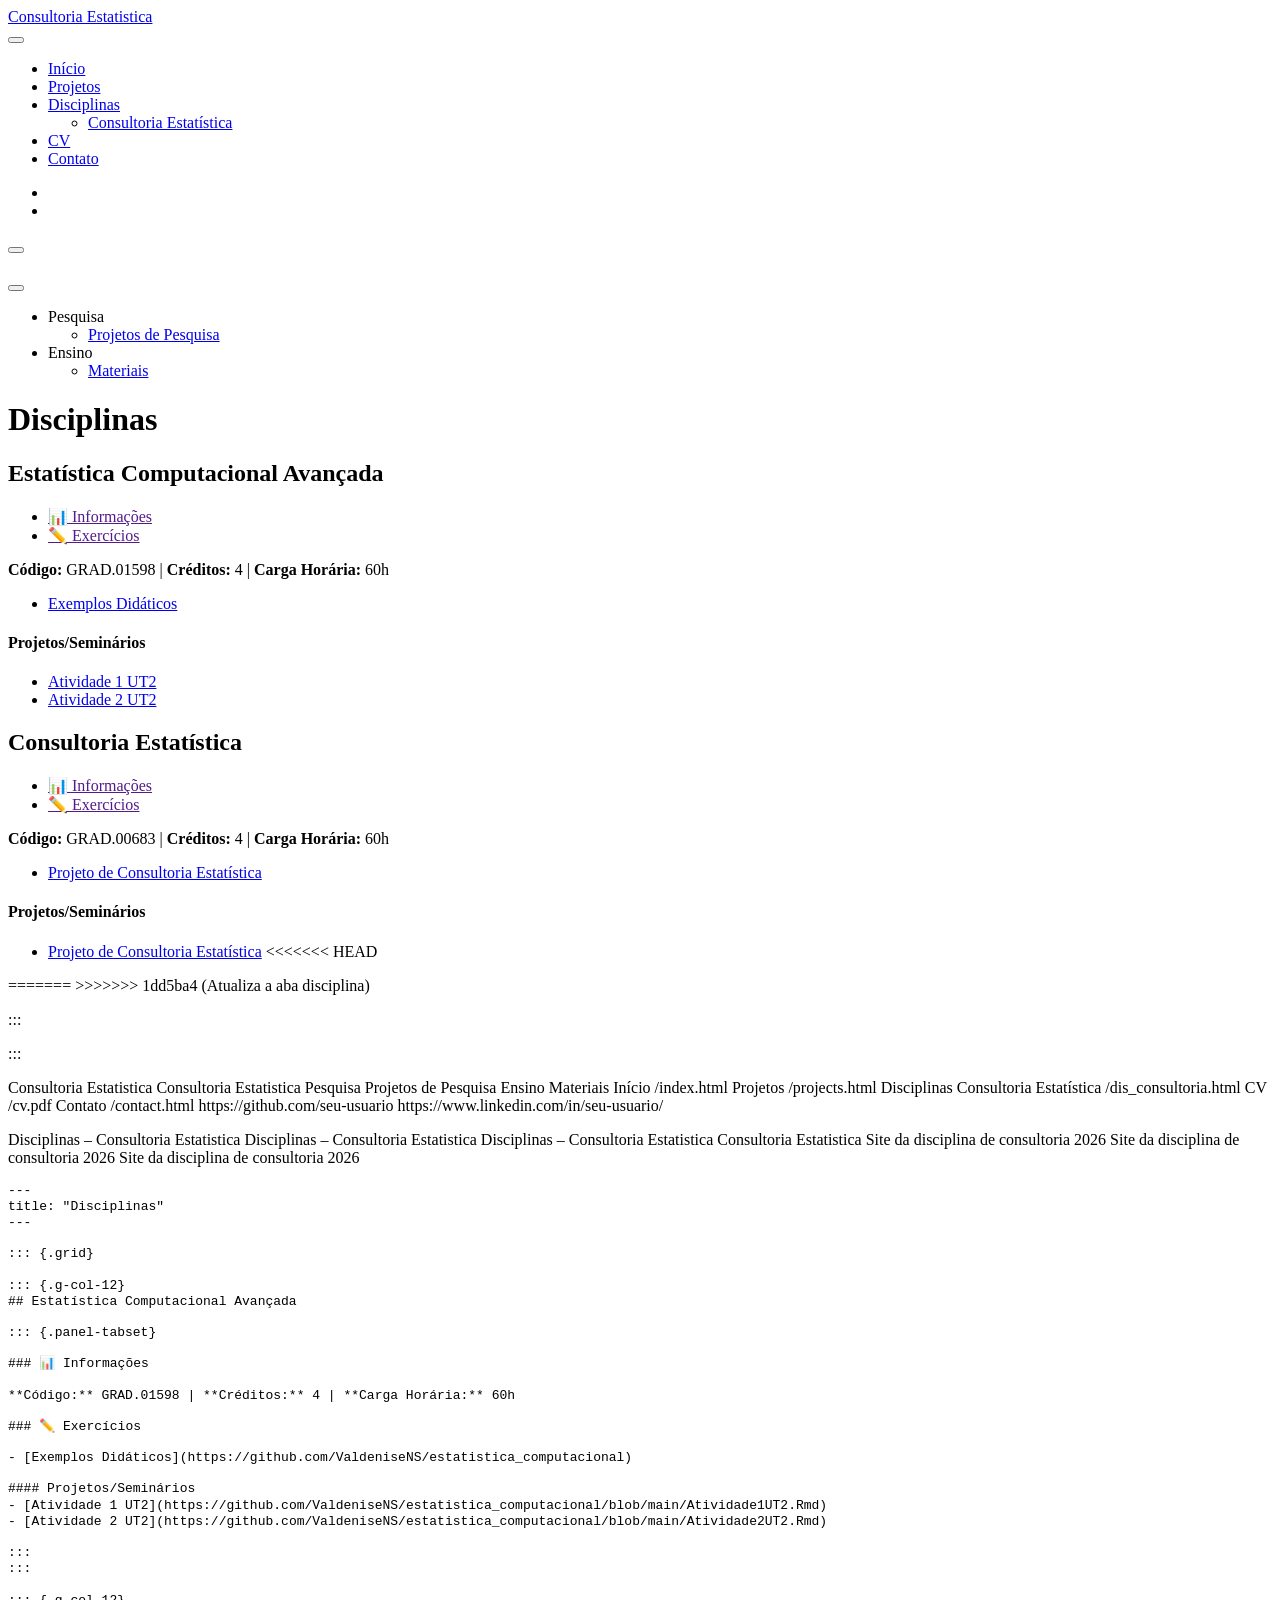
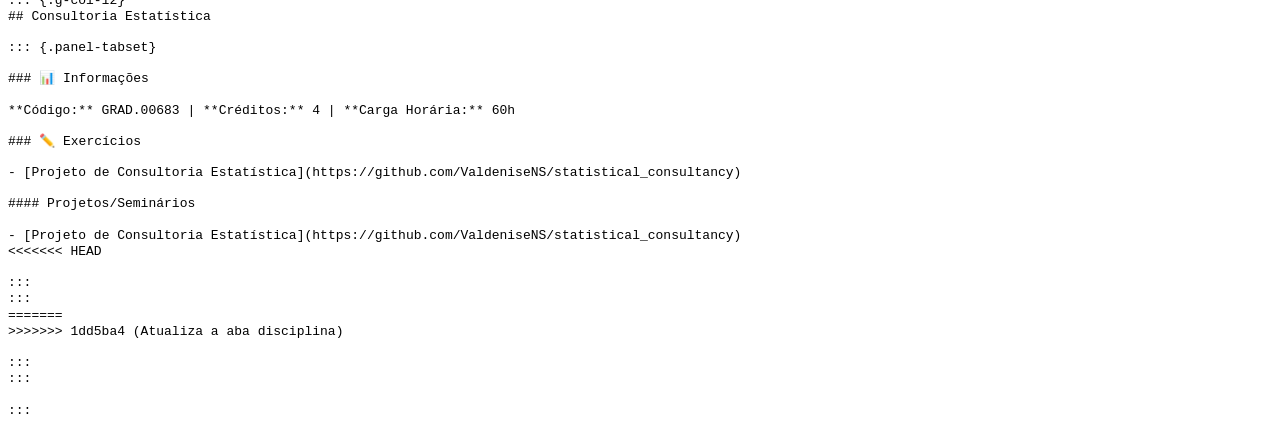
<file: dis_consultoria.html>
<!DOCTYPE html>
<html xmlns="http://www.w3.org/1999/xhtml" lang="en" xml:lang="en">

<head>

<meta charset="utf-8" />
<meta name="generator" content="quarto-1.9.38" />

<meta name="viewport" content="width=device-width, initial-scale=1.0, user-scalable=yes" />


<title>Disciplinas – Consultoria Estatistica</title>
<style>
/* Default styles provided by pandoc.
** See https://pandoc.org/MANUAL.html#variables-for-html for config info.
*/
code{white-space: pre-wrap;}
span.smallcaps{font-variant: small-caps;}
div.columns{display: flex; gap: min(4vw, 1.5em);}
div.column{flex: auto; overflow-x: auto;}
div.hanging-indent{margin-left: 1.5em; text-indent: -1.5em;}
ul.task-list{list-style: none;}
ul.task-list li input[type="checkbox"] {
  width: 0.8em;
  margin: 0 0.8em 0.2em -1em; /* quarto-specific, see https://github.com/quarto-dev/quarto-cli/issues/4556 */ 
  vertical-align: middle;
}
/* CSS for syntax highlighting */
html { -webkit-text-size-adjust: 100%; }
pre > code.sourceCode { white-space: pre; position: relative; }
pre > code.sourceCode > span { display: inline-block; line-height: 1.25; }
pre > code.sourceCode > span:empty { height: 1.2em; }
.sourceCode { overflow: visible; }
code.sourceCode > span { color: inherit; text-decoration: inherit; }
div.sourceCode { margin: 1em 0; }
pre.sourceCode { margin: 0; }
@media screen {
div.sourceCode { overflow: auto; }
}
@media print {
pre > code.sourceCode { white-space: pre-wrap; }
pre > code.sourceCode > span { text-indent: -5em; padding-left: 5em; }
}
pre.numberSource code
  { counter-reset: source-line 0; }
pre.numberSource code > span
  { position: relative; left: -4em; counter-increment: source-line; }
pre.numberSource code > span > a:first-child::before
  { content: counter(source-line);
    position: relative; left: -1em; text-align: right; vertical-align: baseline;
    border: none; display: inline-block;
    -webkit-touch-callout: none; -webkit-user-select: none;
    -khtml-user-select: none; -moz-user-select: none;
    -ms-user-select: none; user-select: none;
    padding: 0 4px; width: 4em;
  }
pre.numberSource { margin-left: 3em;  padding-left: 4px; }
div.sourceCode
  {   }
@media screen {
pre > code.sourceCode > span > a:first-child::before { text-decoration: underline; }
}
</style>

<!-- htmldependencies:E3FAD763 -->
<script id="quarto-search-options" type="application/json">{
  "location": "navbar",
  "copy-button": false,
  "collapse-after": 3,
  "panel-placement": "end",
  "type": "overlay",
  "limit": 50,
  "keyboard-shortcut": [
    "f",
    "/",
    "s"
  ],
  "show-item-context": false,
  "language": {
    "search-no-results-text": "No results",
    "search-matching-documents-text": "matching documents",
    "search-copy-link-title": "Copy link to search",
    "search-hide-matches-text": "Hide additional matches",
    "search-more-match-text": "more match in this document",
    "search-more-matches-text": "more matches in this document",
    "search-clear-button-title": "Clear",
    "search-text-placeholder": "",
    "search-detached-cancel-button-title": "Cancel",
    "search-submit-button-title": "Submit",
    "search-label": "Search"
  }
}</script>


<link rel="stylesheet" href="styles.css" />
</head>

<body>

<div id="quarto-search-results"></div>
  <header id="quarto-header" class="headroom fixed-top">
    <nav class="navbar navbar-expand-lg " data-bs-theme="dark">
      <div class="navbar-container container-fluid">
      <div class="navbar-brand-container mx-auto">
    <a class="navbar-brand" href="/index.html">
    <span class="navbar-title">Consultoria Estatistica</span>
    </a>
  </div>
            <div id="quarto-search" class="" title="Search"></div>
          <button class="navbar-toggler" type="button" data-bs-toggle="collapse" data-bs-target="#navbarCollapse"
  aria-controls="navbarCollapse" role="menu" aria-expanded="false" aria-label="Toggle navigation"
  onclick="if (window.quartoToggleHeadroom) { window.quartoToggleHeadroom(); }">
  <span class="navbar-toggler-icon"></span>
</button>
          <div class="collapse navbar-collapse" id="navbarCollapse">
            <ul class="navbar-nav navbar-nav-scroll me-auto">
  <li class="nav-item">
    <a class="nav-link" href="/index.html"> 
<span class="menu-text">Início</span></a>
  </li>  
  <li class="nav-item">
    <a class="nav-link" href="/projects.html"> 
<span class="menu-text">Projetos</span></a>
  </li>  
  <li class="nav-item dropdown ">
    <a class="nav-link dropdown-toggle" href="#" id="nav-menu-disciplinas" role="link" data-bs-toggle="dropdown" aria-expanded="false" >
 <span class="menu-text">Disciplinas</span>
    </a>
    <ul class="dropdown-menu" aria-labelledby="nav-menu-disciplinas">    
        <li>
    <a class="dropdown-item" href="/dis_consultoria.html">
 <span class="dropdown-text">Consultoria Estatística</span></a>
  </li>  
    </ul>
  </li>
  <li class="nav-item">
    <a class="nav-link" href="/cv.pdf"> 
<span class="menu-text">CV</span></a>
  </li>  
  <li class="nav-item">
    <a class="nav-link" href="/contact.html"> 
<span class="menu-text">Contato</span></a>
  </li>  
</ul>
            <ul class="navbar-nav navbar-nav-scroll ms-auto">
  <li class="nav-item compact">
    <a class="nav-link" href="https://github.com/seu-usuario"> <i 
  class="bi bi-github" 
  role="img" 
>
</i> 
<span class="menu-text"></span></a>
  </li>  
  <li class="nav-item compact">
    <a class="nav-link" href="https://www.linkedin.com/in/seu-usuario/"> <i 
  class="bi bi-linkedin" 
  role="img" 
>
</i> 
<span class="menu-text"></span></a>
  </li>  
</ul>
          </div> <!-- /navcollapse -->
            <div class="quarto-navbar-tools">
  <a href="" class="quarto-color-scheme-toggle quarto-navigation-tool  px-1" onclick="window.quartoToggleColorScheme(); return false;" title="Toggle dark mode"><i class="bi"></i></a>
</div>
      </div> <!-- /container-fluid -->
    </nav>
  <nav class="quarto-secondary-nav">
    <div class="container-fluid d-flex">
      <button type="button" class="quarto-btn-toggle btn"
      data-bs-toggle="collapse" role="button" data-bs-target=".quarto-sidebar-collapse-item" 
      aria-controls="quarto-sidebar" aria-expanded="false" aria-label="Toggle sidebar navigation"
      onclick="if (window.quartoToggleHeadroom) { window.quartoToggleHeadroom(); }">
        <i class="bi bi-layout-text-sidebar-reverse"></i>
      </button>
        <h1 class="quarto-secondary-nav-title no-breadcrumbs"></h1>
        <a class="flex-grow-1" role="navigation" data-bs-toggle="collapse" data-bs-target=".quarto-sidebar-collapse-item" role="link"
        aria-controls="quarto-sidebar" aria-expanded="false" aria-label="Toggle sidebar navigation"
        onclick="if (window.quartoToggleHeadroom) { window.quartoToggleHeadroom(); }">      
        </a>
      <button type="button" class="btn quarto-search-button" aria-label="Search" onclick="window.quartoOpenSearch();">
        <i class="bi bi-search"></i>
      </button>
    </div>
  </nav>
</header>
<!-- content -->
<div id="quarto-content" class="quarto-container page-columns page-rows-contents page-layout-article page-navbar">
<!-- sidebar -->
  <nav id="quarto-sidebar" class="sidebar collapse collapse-horizontal quarto-sidebar-collapse-item sidebar-navigation docked overflow-auto">
        <div class="mt-2 flex-shrink-0 align-items-center">
        <div class="sidebar-search">
        <div id="quarto-search" class="" title="Search"></div>
        </div>
        </div>
    <div class="sidebar-menu-container"> 
    <ul class="list-unstyled mt-1">
        <li class="sidebar-item sidebar-item-section">
      <div class="sidebar-item-container"> 
            <a class="sidebar-item-text sidebar-link text-start" data-bs-toggle="collapse" data-bs-target="#quarto-sidebar-section-1"  role="navigation" aria-expanded="true">
 <span class="menu-text">Pesquisa</span></a>
          <a class="sidebar-item-toggle text-start" data-bs-toggle="collapse" data-bs-target="#quarto-sidebar-section-1" role="navigation" aria-expanded="true" aria-label="Toggle section">
            <i class="bi bi-chevron-right ms-2"></i>
          </a> 
      </div>
      <ul id="quarto-sidebar-section-1" class="collapse list-unstyled sidebar-section depth1 show">  
          <li class="sidebar-item">
  <div class="sidebar-item-container"> 
  <a href="/projects.html" class="sidebar-item-text sidebar-link">
 <span class="menu-text">Projetos de Pesquisa</span></a>
  </div>
</li>
      </ul>
  </li>
        <li class="sidebar-item sidebar-item-section">
      <div class="sidebar-item-container"> 
            <a class="sidebar-item-text sidebar-link text-start" data-bs-toggle="collapse" data-bs-target="#quarto-sidebar-section-2"  role="navigation" aria-expanded="true">
 <span class="menu-text">Ensino</span></a>
          <a class="sidebar-item-toggle text-start" data-bs-toggle="collapse" data-bs-target="#quarto-sidebar-section-2" role="navigation" aria-expanded="true" aria-label="Toggle section">
            <i class="bi bi-chevron-right ms-2"></i>
          </a> 
      </div>
      <ul id="quarto-sidebar-section-2" class="collapse list-unstyled sidebar-section depth1 show">  
          <li class="sidebar-item">
  <div class="sidebar-item-container"> 
  <a href="/materials.html" class="sidebar-item-text sidebar-link">
 <span class="menu-text">Materiais</span></a>
  </div>
</li>
      </ul>
  </li>
    </ul>
    </div>
</nav>
<div id="quarto-sidebar-glass" class="quarto-sidebar-collapse-item" data-bs-toggle="collapse" data-bs-target=".quarto-sidebar-collapse-item" ></div>
<!-- margin-sidebar -->
    <div id="quarto-margin-sidebar" class="sidebar margin-sidebar">
        <div id="quarto-toc-target"></div>
    </div>
<!-- main -->
<main class="content" id="quarto-document-content">
<script id = "quarto-html-before-body" type="application/javascript">
    const toggleBodyColorMode = (bsSheetEl) => {
      const mode = bsSheetEl.getAttribute("data-mode");
      const bodyEl = window.document.querySelector("body");
      if (mode === "dark") {
        bodyEl.classList.add("quarto-dark");
        bodyEl.classList.remove("quarto-light");
      } else {
        bodyEl.classList.add("quarto-light");
        bodyEl.classList.remove("quarto-dark");
      }
    }
    const toggleBodyColorPrimary = () => {
      const bsSheetEl = window.document.querySelector("link#quarto-bootstrap:not([rel=disabled-stylesheet])");
      if (bsSheetEl) {
        toggleBodyColorMode(bsSheetEl);
      }
    }
    const setColorSchemeToggle = (alternate) => {
      const toggles = window.document.querySelectorAll('.quarto-color-scheme-toggle');
      for (let i=0; i < toggles.length; i++) {
        const toggle = toggles[i];
        if (toggle) {
          if (alternate) {
            toggle.classList.add("alternate");
          } else {
            toggle.classList.remove("alternate");
          }
        }
      }
    };
    const toggleColorMode = (alternate) => {
      // Switch the stylesheets
      const primaryStylesheets = window.document.querySelectorAll('link.quarto-color-scheme:not(.quarto-color-alternate)');
      const alternateStylesheets = window.document.querySelectorAll('link.quarto-color-scheme.quarto-color-alternate');
      manageTransitions('#quarto-margin-sidebar .nav-link', false);
      if (alternate) {
        // note: dark is layered on light, we don't disable primary!
        enableStylesheet(alternateStylesheets);
        for (const sheetNode of alternateStylesheets) {
          if (sheetNode.id === "quarto-bootstrap") {
            toggleBodyColorMode(sheetNode);
          }
        }
      } else {
        disableStylesheet(alternateStylesheets);
        enableStylesheet(primaryStylesheets)
        toggleBodyColorPrimary();
      }
      manageTransitions('#quarto-margin-sidebar .nav-link', true);
      // Switch the toggles
      setColorSchemeToggle(alternate)
      // Hack to workaround the fact that safari doesn't
      // properly recolor the scrollbar when toggling (#1455)
      if (navigator.userAgent.indexOf('Safari') > 0 && navigator.userAgent.indexOf('Chrome') == -1) {
        manageTransitions("body", false);
        window.scrollTo(0, 1);
        setTimeout(() => {
          window.scrollTo(0, 0);
          manageTransitions("body", true);
        }, 40);
      }
    }
    const disableStylesheet = (stylesheets) => {
      for (let i=0; i < stylesheets.length; i++) {
        const stylesheet = stylesheets[i];
        stylesheet.rel = 'disabled-stylesheet';
      }
    }
    const enableStylesheet = (stylesheets) => {
      for (let i=0; i < stylesheets.length; i++) {
        const stylesheet = stylesheets[i];
        if(stylesheet.rel !== 'stylesheet') { // for Chrome, which will still FOUC without this check
          stylesheet.rel = 'stylesheet';
        }
      }
    }
    const manageTransitions = (selector, allowTransitions) => {
      const els = window.document.querySelectorAll(selector);
      for (let i=0; i < els.length; i++) {
        const el = els[i];
        if (allowTransitions) {
          el.classList.remove('notransition');
        } else {
          el.classList.add('notransition');
        }
      }
    }
    const isFileUrl = () => {
      return window.location.protocol === 'file:';
    }
    const hasAlternateSentinel = () => {
      let styleSentinel = getColorSchemeSentinel();
      if (styleSentinel !== null) {
        return styleSentinel === "alternate";
      } else {
        return false;
      }
    }
    const setStyleSentinel = (alternate) => {
      const value = alternate ? "alternate" : "default";
      if (!isFileUrl()) {
        window.localStorage.setItem("quarto-color-scheme", value);
      } else {
        localAlternateSentinel = value;
      }
    }
    const getColorSchemeSentinel = () => {
      if (!isFileUrl()) {
        const storageValue = window.localStorage.getItem("quarto-color-scheme");
        return storageValue != null ? storageValue : localAlternateSentinel;
      } else {
        return localAlternateSentinel;
      }
    }
    const toggleGiscusIfUsed = (isAlternate, darkModeDefault) => {
      const baseTheme = document.querySelector('#giscus-base-theme')?.value ?? 'light';
      const alternateTheme = document.querySelector('#giscus-alt-theme')?.value ?? 'dark';
      let newTheme = '';
      if(authorPrefersDark) {
        newTheme = isAlternate ? baseTheme : alternateTheme;
      } else {
        newTheme = isAlternate ? alternateTheme : baseTheme;
      }
      const changeGiscusTheme = () => {
        // From: https://github.com/giscus/giscus/issues/336
        const sendMessage = (message) => {
          const iframe = document.querySelector('iframe.giscus-frame');
          if (!iframe) return;
          iframe.contentWindow.postMessage({ giscus: message }, 'https://giscus.app');
        }
        sendMessage({
          setConfig: {
            theme: newTheme
          }
        });
      }
      const isGiscussLoaded = window.document.querySelector('iframe.giscus-frame') !== null;
      if (isGiscussLoaded) {
        changeGiscusTheme();
      }
    };
    const authorPrefersDark = false;
    const darkModeDefault = authorPrefersDark;
      document.querySelector('link#quarto-text-highlighting-styles.quarto-color-scheme-extra').rel = 'disabled-stylesheet';
      document.querySelector('link#quarto-bootstrap.quarto-color-scheme-extra').rel = 'disabled-stylesheet';
    let localAlternateSentinel = darkModeDefault ? 'alternate' : 'default';
    // Dark / light mode switch
    window.quartoToggleColorScheme = () => {
      // Read the current dark / light value
      let toAlternate = !hasAlternateSentinel();
      toggleColorMode(toAlternate);
      setStyleSentinel(toAlternate);
      toggleGiscusIfUsed(toAlternate, darkModeDefault);
      window.dispatchEvent(new Event('resize'));
    };
    // Switch to dark mode if need be
    if (hasAlternateSentinel()) {
      toggleColorMode(true);
    } else {
      toggleColorMode(false);
    }
  </script>

<header id="title-block-header" class="quarto-title-block default">
<div class="quarto-title">
<h1 class="title">Disciplinas</h1>
</div>



<div class="quarto-title-meta">

    
  
    
  </div>
  


</header>


<div class="grid">
<section id="estatística-computacional-avançada" class="level2 g-col-12">
<h2>Estatística Computacional Avançada</h2>
<div class="panel-tabset">
<ul class="nav nav-tabs" role="tablist"><li class="nav-item" role="presentation"><a class="nav-link active" id="tabset-1-1-tab" data-bs-toggle="tab" data-bs-target="#tabset-1-1" role="tab" aria-controls="tabset-1-1" aria-selected="true" href="">📊 Informações</a></li><li class="nav-item" role="presentation"><a class="nav-link" id="tabset-1-2-tab" data-bs-toggle="tab" data-bs-target="#tabset-1-2" role="tab" aria-controls="tabset-1-2" aria-selected="false" href="">✏️ Exercícios</a></li></ul>
<div class="tab-content">
<div id="tabset-1-1" class="tab-pane active" role="tabpanel" aria-labelledby="tabset-1-1-tab">
<p><strong>Código:</strong> GRAD.01598 | <strong>Créditos:</strong> 4 | <strong>Carga Horária:</strong> 60h</p>
</div>
<div id="tabset-1-2" class="tab-pane" role="tabpanel" aria-labelledby="tabset-1-2-tab">
<ul>
<li><a href="https://github.com/ValdeniseNS/estatistica_computacional">Exemplos Didáticos</a></li>
</ul>
<section id="projetosseminários" class="level4">
<h4>Projetos/Seminários</h4>
<ul>
<li><a href="https://github.com/ValdeniseNS/estatistica_computacional/blob/main/Atividade1UT2.Rmd">Atividade 1 UT2</a></li>
<li><a href="https://github.com/ValdeniseNS/estatistica_computacional/blob/main/Atividade2UT2.Rmd">Atividade 2 UT2</a></li>
</ul>
</section>
</div>
</div>
</div>
</section>
<section id="consultoria-estatística" class="level2 g-col-12">
<h2>Consultoria Estatística</h2>
<div class="panel-tabset">
<ul class="nav nav-tabs" role="tablist"><li class="nav-item" role="presentation"><a class="nav-link active" id="tabset-2-1-tab" data-bs-toggle="tab" data-bs-target="#tabset-2-1" role="tab" aria-controls="tabset-2-1" aria-selected="true" href="">📊 Informações</a></li><li class="nav-item" role="presentation"><a class="nav-link" id="tabset-2-2-tab" data-bs-toggle="tab" data-bs-target="#tabset-2-2" role="tab" aria-controls="tabset-2-2" aria-selected="false" href="">✏️ Exercícios</a></li></ul>
<div class="tab-content">
<div id="tabset-2-1" class="tab-pane active" role="tabpanel" aria-labelledby="tabset-2-1-tab">
<p><strong>Código:</strong> GRAD.00683 | <strong>Créditos:</strong> 4 | <strong>Carga Horária:</strong> 60h</p>
</div>
<div id="tabset-2-2" class="tab-pane" role="tabpanel" aria-labelledby="tabset-2-2-tab">
<ul>
<li><a href="https://github.com/ValdeniseNS/statistical_consultancy">Projeto de Consultoria Estatística</a></li>
</ul>
<section id="projetosseminários-1" class="level4">
<h4>Projetos/Seminários</h4>
<ul>
<li><a href="https://github.com/ValdeniseNS/statistical_consultancy">Projeto de Consultoria Estatística</a> &lt;&lt;&lt;&lt;&lt;&lt;&lt; HEAD</li>
</ul>
</section>
</div>
</div>
</div>
</section>
<p>======= &gt;&gt;&gt;&gt;&gt;&gt;&gt; 1dd5ba4 (Atualiza a aba disciplina)</p>
</div>
<p>:::</p>
<p>:::</p>
<div id="quarto-navigation-envelope" class="hidden">
<p><span class="hidden quarto-markdown-envelope-contents" data-render-id="cXVhcnRvLWludC1zaWRlYmFyLXRpdGxl">Consultoria Estatistica</span> <span class="hidden quarto-markdown-envelope-contents" data-render-id="cXVhcnRvLWludC1uYXZiYXItdGl0bGU=">Consultoria Estatistica</span> <span class="hidden quarto-markdown-envelope-contents" data-render-id="cXVhcnRvLWludC1zaWRlYmFyOnF1YXJ0by1zaWRlYmFyLXNlY3Rpb24tMQ==">Pesquisa</span> <span class="hidden quarto-markdown-envelope-contents" data-render-id="cXVhcnRvLWludC1zaWRlYmFyOi9wcm9qZWN0cy5odG1sUHJvamV0b3MtZGUtUGVzcXVpc2E=">Projetos de Pesquisa</span> <span class="hidden quarto-markdown-envelope-contents" data-render-id="cXVhcnRvLWludC1zaWRlYmFyOnF1YXJ0by1zaWRlYmFyLXNlY3Rpb24tMg==">Ensino</span> <span class="hidden quarto-markdown-envelope-contents" data-render-id="cXVhcnRvLWludC1zaWRlYmFyOi9tYXRlcmlhbHMuaHRtbE1hdGVyaWFpcw==">Materiais</span> <span class="hidden quarto-markdown-envelope-contents" data-render-id="cXVhcnRvLWludC1uYXZiYXI6SW7DrWNpbw==">Início</span> <span class="hidden quarto-markdown-envelope-contents" data-render-id="cXVhcnRvLWludC1uYXZiYXI6L2luZGV4Lmh0bWw=">/index.html</span> <span class="hidden quarto-markdown-envelope-contents" data-render-id="cXVhcnRvLWludC1uYXZiYXI6UHJvamV0b3M=">Projetos</span> <span class="hidden quarto-markdown-envelope-contents" data-render-id="cXVhcnRvLWludC1uYXZiYXI6L3Byb2plY3RzLmh0bWw=">/projects.html</span> <span class="hidden quarto-markdown-envelope-contents" data-render-id="cXVhcnRvLWludC1uYXZiYXI6RGlzY2lwbGluYXM=">Disciplinas</span> <span class="hidden quarto-markdown-envelope-contents" data-render-id="cXVhcnRvLWludC1uYXZiYXI6Q29uc3VsdG9yaWEgRXN0YXTDrXN0aWNh">Consultoria Estatística</span> <span class="hidden quarto-markdown-envelope-contents" data-render-id="cXVhcnRvLWludC1uYXZiYXI6L2Rpc19jb25zdWx0b3JpYS5odG1s">/dis_consultoria.html</span> <span class="hidden quarto-markdown-envelope-contents" data-render-id="cXVhcnRvLWludC1uYXZiYXI6Q1Y=">CV</span> <span class="hidden quarto-markdown-envelope-contents" data-render-id="cXVhcnRvLWludC1uYXZiYXI6L2N2LnBkZg==">/cv.pdf</span> <span class="hidden quarto-markdown-envelope-contents" data-render-id="cXVhcnRvLWludC1uYXZiYXI6Q29udGF0bw==">Contato</span> <span class="hidden quarto-markdown-envelope-contents" data-render-id="cXVhcnRvLWludC1uYXZiYXI6L2NvbnRhY3QuaHRtbA==">/contact.html</span> <span class="hidden quarto-markdown-envelope-contents" data-render-id="cXVhcnRvLWludC1uYXZiYXI6aHR0cHM6Ly9naXRodWIuY29tL3NldS11c3Vhcmlv">https://github.com/seu-usuario</span> <span class="hidden quarto-markdown-envelope-contents" data-render-id="cXVhcnRvLWludC1uYXZiYXI6aHR0cHM6Ly93d3cubGlua2VkaW4uY29tL2luL3NldS11c3VhcmlvLw==">https://www.linkedin.com/in/seu-usuario/</span></p>
</div>
<div id="quarto-meta-markdown" class="hidden">
<p><span class="hidden quarto-markdown-envelope-contents" data-render-id="cXVhcnRvLW1ldGF0aXRsZQ==">Disciplinas – Consultoria Estatistica</span> <span class="hidden quarto-markdown-envelope-contents" data-render-id="cXVhcnRvLXR3aXR0ZXJjYXJkdGl0bGU=">Disciplinas – Consultoria Estatistica</span> <span class="hidden quarto-markdown-envelope-contents" data-render-id="cXVhcnRvLW9nY2FyZHRpdGxl">Disciplinas – Consultoria Estatistica</span> <span class="hidden quarto-markdown-envelope-contents" data-render-id="cXVhcnRvLW1ldGFzaXRlbmFtZQ==">Consultoria Estatistica</span> <span class="hidden quarto-markdown-envelope-contents" data-render-id="cXVhcnRvLXR3aXR0ZXJjYXJkZGVzYw==">Site da disciplina de consultoria 2026</span> <span class="hidden quarto-markdown-envelope-contents" data-render-id="cXVhcnRvLW9nY2FyZGRkZXNj">Site da disciplina de consultoria 2026</span> <span class="hidden quarto-markdown-envelope-contents" data-render-id="cXVhcnRvLW1ldGFzaXRlZGVzYw==">Site da disciplina de consultoria 2026</span></p>
</div>
<!-- -->
<div class="quarto-embedded-source-code">
<div class="sourceCode" id="cb1" data-shortcodes="false"><pre class="sourceCode markdown"><code class="sourceCode markdown"><span id="cb1-1"><a href="#cb1-1" aria-hidden="true" tabindex="-1"></a><span class="co">---</span></span>
<span id="cb1-2"><a href="#cb1-2" aria-hidden="true" tabindex="-1"></a><span class="an">title:</span><span class="co"> &quot;Disciplinas&quot;</span></span>
<span id="cb1-3"><a href="#cb1-3" aria-hidden="true" tabindex="-1"></a><span class="co">---</span></span>
<span id="cb1-4"><a href="#cb1-4" aria-hidden="true" tabindex="-1"></a></span>
<span id="cb1-5"><a href="#cb1-5" aria-hidden="true" tabindex="-1"></a>::: {.grid}</span>
<span id="cb1-6"><a href="#cb1-6" aria-hidden="true" tabindex="-1"></a></span>
<span id="cb1-7"><a href="#cb1-7" aria-hidden="true" tabindex="-1"></a>::: {.g-col-12}</span>
<span id="cb1-8"><a href="#cb1-8" aria-hidden="true" tabindex="-1"></a><span class="fu">## Estatística Computacional Avançada</span></span>
<span id="cb1-9"><a href="#cb1-9" aria-hidden="true" tabindex="-1"></a></span>
<span id="cb1-10"><a href="#cb1-10" aria-hidden="true" tabindex="-1"></a>::: {.panel-tabset}</span>
<span id="cb1-11"><a href="#cb1-11" aria-hidden="true" tabindex="-1"></a></span>
<span id="cb1-12"><a href="#cb1-12" aria-hidden="true" tabindex="-1"></a><span class="fu">### 📊 Informações</span></span>
<span id="cb1-13"><a href="#cb1-13" aria-hidden="true" tabindex="-1"></a></span>
<span id="cb1-14"><a href="#cb1-14" aria-hidden="true" tabindex="-1"></a>**Código:** GRAD.01598 | **Créditos:** 4 | **Carga Horária:** 60h  </span>
<span id="cb1-15"><a href="#cb1-15" aria-hidden="true" tabindex="-1"></a></span>
<span id="cb1-16"><a href="#cb1-16" aria-hidden="true" tabindex="-1"></a><span class="fu">### ✏️ Exercícios</span></span>
<span id="cb1-17"><a href="#cb1-17" aria-hidden="true" tabindex="-1"></a></span>
<span id="cb1-18"><a href="#cb1-18" aria-hidden="true" tabindex="-1"></a><span class="ss">- </span><span class="co">[</span><span class="ot">Exemplos Didáticos</span><span class="co">](https://github.com/ValdeniseNS/estatistica_computacional)</span></span>
<span id="cb1-19"><a href="#cb1-19" aria-hidden="true" tabindex="-1"></a></span>
<span id="cb1-20"><a href="#cb1-20" aria-hidden="true" tabindex="-1"></a><span class="fu">#### Projetos/Seminários</span></span>
<span id="cb1-21"><a href="#cb1-21" aria-hidden="true" tabindex="-1"></a><span class="ss">- </span><span class="co">[</span><span class="ot">Atividade 1 UT2</span><span class="co">](https://github.com/ValdeniseNS/estatistica_computacional/blob/main/Atividade1UT2.Rmd)</span></span>
<span id="cb1-22"><a href="#cb1-22" aria-hidden="true" tabindex="-1"></a><span class="ss">- </span><span class="co">[</span><span class="ot">Atividade 2 UT2</span><span class="co">](https://github.com/ValdeniseNS/estatistica_computacional/blob/main/Atividade2UT2.Rmd)</span></span>
<span id="cb1-23"><a href="#cb1-23" aria-hidden="true" tabindex="-1"></a></span>
<span id="cb1-24"><a href="#cb1-24" aria-hidden="true" tabindex="-1"></a>:::</span>
<span id="cb1-25"><a href="#cb1-25" aria-hidden="true" tabindex="-1"></a>:::</span>
<span id="cb1-26"><a href="#cb1-26" aria-hidden="true" tabindex="-1"></a></span>
<span id="cb1-27"><a href="#cb1-27" aria-hidden="true" tabindex="-1"></a>::: {.g-col-12}</span>
<span id="cb1-28"><a href="#cb1-28" aria-hidden="true" tabindex="-1"></a><span class="fu">## Consultoria Estatística </span></span>
<span id="cb1-29"><a href="#cb1-29" aria-hidden="true" tabindex="-1"></a></span>
<span id="cb1-30"><a href="#cb1-30" aria-hidden="true" tabindex="-1"></a>::: {.panel-tabset} </span>
<span id="cb1-31"><a href="#cb1-31" aria-hidden="true" tabindex="-1"></a></span>
<span id="cb1-32"><a href="#cb1-32" aria-hidden="true" tabindex="-1"></a><span class="fu">### 📊 Informações </span></span>
<span id="cb1-33"><a href="#cb1-33" aria-hidden="true" tabindex="-1"></a></span>
<span id="cb1-34"><a href="#cb1-34" aria-hidden="true" tabindex="-1"></a>**Código:** GRAD.00683 | **Créditos:** 4 | **Carga Horária:** 60h</span>
<span id="cb1-35"><a href="#cb1-35" aria-hidden="true" tabindex="-1"></a></span>
<span id="cb1-36"><a href="#cb1-36" aria-hidden="true" tabindex="-1"></a><span class="fu">### ✏️ Exercícios </span></span>
<span id="cb1-37"><a href="#cb1-37" aria-hidden="true" tabindex="-1"></a></span>
<span id="cb1-38"><a href="#cb1-38" aria-hidden="true" tabindex="-1"></a><span class="ss">- </span><span class="co">[</span><span class="ot">Projeto de Consultoria Estatística</span><span class="co">](https://github.com/ValdeniseNS/statistical_consultancy)</span> </span>
<span id="cb1-39"><a href="#cb1-39" aria-hidden="true" tabindex="-1"></a></span>
<span id="cb1-40"><a href="#cb1-40" aria-hidden="true" tabindex="-1"></a><span class="fu">#### Projetos/Seminários </span></span>
<span id="cb1-41"><a href="#cb1-41" aria-hidden="true" tabindex="-1"></a></span>
<span id="cb1-42"><a href="#cb1-42" aria-hidden="true" tabindex="-1"></a><span class="ss">- </span><span class="co">[</span><span class="ot">Projeto de Consultoria Estatística</span><span class="co">](https://github.com/ValdeniseNS/statistical_consultancy)</span> </span>
<span id="cb1-43"><a href="#cb1-43" aria-hidden="true" tabindex="-1"></a>&lt;&lt;&lt;&lt;&lt;&lt;&lt; HEAD</span>
<span id="cb1-44"><a href="#cb1-44" aria-hidden="true" tabindex="-1"></a></span>
<span id="cb1-45"><a href="#cb1-45" aria-hidden="true" tabindex="-1"></a>:::</span>
<span id="cb1-46"><a href="#cb1-46" aria-hidden="true" tabindex="-1"></a>:::</span>
<span id="cb1-47"><a href="#cb1-47" aria-hidden="true" tabindex="-1"></a><span class="fu">=======</span></span>
<span id="cb1-48"><a href="#cb1-48" aria-hidden="true" tabindex="-1"></a><span class="at">&gt;&gt;&gt;&gt;&gt;&gt;&gt; 1dd5ba4 (Atualiza a aba disciplina)</span></span>
<span id="cb1-49"><a href="#cb1-49" aria-hidden="true" tabindex="-1"></a></span>
<span id="cb1-50"><a href="#cb1-50" aria-hidden="true" tabindex="-1"></a>:::</span>
<span id="cb1-51"><a href="#cb1-51" aria-hidden="true" tabindex="-1"></a>:::</span>
<span id="cb1-52"><a href="#cb1-52" aria-hidden="true" tabindex="-1"></a></span>
<span id="cb1-53"><a href="#cb1-53" aria-hidden="true" tabindex="-1"></a>:::</span></code></pre></div>
</div>

</main> <!-- /main -->
<script id = "quarto-html-after-body" type="application/javascript">
  window.document.addEventListener("DOMContentLoaded", function (event) {
    // Ensure there is a toggle, if there isn't float one in the top right
    if (window.document.querySelector('.quarto-color-scheme-toggle') === null) {
      const a = window.document.createElement('a');
      a.classList.add('top-right');
      a.classList.add('quarto-color-scheme-toggle');
      a.href = "";
      a.onclick = function() { try { window.quartoToggleColorScheme(); } catch {} return false; };
      const i = window.document.createElement("i");
      i.classList.add('bi');
      a.appendChild(i);
      window.document.body.appendChild(a);
    }
    setColorSchemeToggle(hasAlternateSentinel())
    const icon = "";
    const anchorJS = new window.AnchorJS();
    anchorJS.options = {
      placement: 'right',
      icon: icon
    };
    anchorJS.add('.anchored');
    const isCodeAnnotation = (el) => {
      for (const clz of el.classList) {
        if (clz.startsWith('code-annotation-')) {                     
          return true;
        }
      }
      return false;
    }
    const onCopySuccess = function(e) {
      // button target
      const button = e.trigger;
      // don't keep focus
      button.blur();
      // flash "checked"
      button.classList.add('code-copy-button-checked');
      var currentTitle = button.getAttribute("title");
      button.setAttribute("title", "Copied!");
      let tooltip;
      if (window.bootstrap) {
        button.setAttribute("data-bs-toggle", "tooltip");
        button.setAttribute("data-bs-placement", "left");
        button.setAttribute("data-bs-title", "Copied!");
        tooltip = new bootstrap.Tooltip(button, 
          { trigger: "manual", 
            customClass: "code-copy-button-tooltip",
            offset: [0, -8]});
        tooltip.show();    
      }
      setTimeout(function() {
        if (tooltip) {
          tooltip.hide();
          button.removeAttribute("data-bs-title");
          button.removeAttribute("data-bs-toggle");
          button.removeAttribute("data-bs-placement");
        }
        button.setAttribute("title", currentTitle);
        button.classList.remove('code-copy-button-checked');
      }, 1000);
      // clear code selection
      e.clearSelection();
    }
    const getTextToCopy = function(trigger) {
      const outerScaffold = trigger.parentElement.cloneNode(true);
      const codeEl = outerScaffold.querySelector('code');
      for (const childEl of codeEl.children) {
        if (isCodeAnnotation(childEl)) {
          childEl.remove();
        }
      }
      return codeEl.innerText;
    }
    const clipboard = new window.ClipboardJS('.code-copy-button:not([data-in-quarto-modal])', {
      text: getTextToCopy
    });
    clipboard.on('success', onCopySuccess);
    if (window.document.getElementById('quarto-embedded-source-code-modal')) {
      const clipboardModal = new window.ClipboardJS('.code-copy-button[data-in-quarto-modal]', {
        text: getTextToCopy,
        container: window.document.getElementById('quarto-embedded-source-code-modal')
      });
      clipboardModal.on('success', onCopySuccess);
    }
    const viewSource = window.document.getElementById('quarto-view-source') ||
                       window.document.getElementById('quarto-code-tools-source');
    if (viewSource) {
      const sourceUrl = viewSource.getAttribute("data-quarto-source-url");
      viewSource.addEventListener("click", function(e) {
        if (sourceUrl) {
          // rstudio viewer pane
          if (/\bcapabilities=\b/.test(window.location)) {
            window.open(sourceUrl);
          } else {
            window.location.href = sourceUrl;
          }
        } else {
          const modal = new bootstrap.Modal(document.getElementById('quarto-embedded-source-code-modal'));
          modal.show();
        }
        return false;
      });
    }
    function toggleCodeHandler(show) {
      return function(e) {
        const detailsSrc = window.document.querySelectorAll(".cell > details > .sourceCode");
        for (let i=0; i<detailsSrc.length; i++) {
          const details = detailsSrc[i].parentElement;
          if (show) {
            details.open = true;
          } else {
            details.removeAttribute("open");
          }
        }
        const cellCodeDivs = window.document.querySelectorAll(".cell > .sourceCode");
        const fromCls = show ? "hidden" : "unhidden";
        const toCls = show ? "unhidden" : "hidden";
        for (let i=0; i<cellCodeDivs.length; i++) {
          const codeDiv = cellCodeDivs[i];
          if (codeDiv.classList.contains(fromCls)) {
            codeDiv.classList.remove(fromCls);
            codeDiv.classList.add(toCls);
          } 
        }
        return false;
      }
    }
    const hideAllCode = window.document.getElementById("quarto-hide-all-code");
    if (hideAllCode) {
      hideAllCode.addEventListener("click", toggleCodeHandler(false));
    }
    const showAllCode = window.document.getElementById("quarto-show-all-code");
    if (showAllCode) {
      showAllCode.addEventListener("click", toggleCodeHandler(true));
    }
      var localhostRegex = new RegExp(/^(?:http|https):\/\/localhost\:?[0-9]*\//);
      var mailtoRegex = new RegExp(/^mailto:/);
        var filterRegex = new RegExp('/' + window.location.host + '/');
      var isInternal = (href) => {
          return filterRegex.test(href) || localhostRegex.test(href) || mailtoRegex.test(href);
      }
      // Inspect non-navigation links and adorn them if external
     var links = window.document.querySelectorAll('a[href]:not(.nav-link):not(.navbar-brand):not(.toc-action):not(.sidebar-link):not(.sidebar-item-toggle):not(.pagination-link):not(.no-external):not([aria-hidden]):not(.dropdown-item):not(.quarto-navigation-tool):not(.about-link)');
      for (var i=0; i<links.length; i++) {
        const link = links[i];
        if (!isInternal(link.href)) {
          // undo the damage that might have been done by quarto-nav.js in the case of
          // links that we want to consider external
          if (link.dataset.originalHref !== undefined) {
            link.href = link.dataset.originalHref;
          }
        }
      }
    function tippyHover(el, contentFn, onTriggerFn, onUntriggerFn) {
      const config = {
        allowHTML: true,
        maxWidth: 500,
        delay: 100,
        arrow: false,
        appendTo: function(el) {
            return el.parentElement;
        },
        interactive: true,
        interactiveBorder: 10,
        theme: 'quarto',
        placement: 'bottom-start',
      };
      if (contentFn) {
        config.content = contentFn;
      }
      if (onTriggerFn) {
        config.onTrigger = onTriggerFn;
      }
      if (onUntriggerFn) {
        config.onUntrigger = onUntriggerFn;
      }
      window.tippy(el, config); 
    }
    const noterefs = window.document.querySelectorAll('a[role="doc-noteref"]');
    for (var i=0; i<noterefs.length; i++) {
      const ref = noterefs[i];
      tippyHover(ref, function() {
        // use id or data attribute instead here
        let href = ref.getAttribute('data-footnote-href') || ref.getAttribute('href');
        try { href = new URL(href).hash; } catch {}
        const id = href.replace(/^#\/?/, "");
        const note = window.document.getElementById(id);
        if (note) {
          return note.innerHTML;
        } else {
          return "";
        }
      });
    }
    const xrefs = window.document.querySelectorAll('a.quarto-xref');
    const processXRef = (id, note) => {
      // Strip column container classes
      const stripColumnClz = (el) => {
        el.classList.remove("page-full", "page-columns");
        if (el.children) {
          for (const child of el.children) {
            stripColumnClz(child);
          }
        }
      }
      stripColumnClz(note)
      if (id === null || id.startsWith('sec-')) {
        // Special case sections, only their first couple elements
        const container = document.createElement("div");
        if (note.children && note.children.length > 2) {
          container.appendChild(note.children[0].cloneNode(true));
          for (let i = 1; i < note.children.length; i++) {
            const child = note.children[i];
            if (child.tagName === "P" && child.innerText === "") {
              continue;
            } else {
              container.appendChild(child.cloneNode(true));
              break;
            }
          }
          if (window.Quarto?.typesetMath) {
            window.Quarto.typesetMath(container);
          }
          return container.innerHTML
        } else {
          if (window.Quarto?.typesetMath) {
            window.Quarto.typesetMath(note);
          }
          return note.innerHTML;
        }
      } else {
        // Remove any anchor links if they are present
        const anchorLink = note.querySelector('a.anchorjs-link');
        if (anchorLink) {
          anchorLink.remove();
        }
        if (window.Quarto?.typesetMath) {
          window.Quarto.typesetMath(note);
        }
        if (note.classList.contains("callout")) {
          return note.outerHTML;
        } else {
          return note.innerHTML;
        }
      }
    }
    for (var i=0; i<xrefs.length; i++) {
      const xref = xrefs[i];
      tippyHover(xref, undefined, function(instance) {
        instance.disable();
        let url = xref.getAttribute('href');
        let hash = undefined; 
        if (url.startsWith('#')) {
          hash = url;
        } else {
          try { hash = new URL(url).hash; } catch {}
        }
        if (hash) {
          const id = hash.replace(/^#\/?/, "");
          const note = window.document.getElementById(id);
          if (note !== null) {
            try {
              const html = processXRef(id, note.cloneNode(true));
              instance.setContent(html);
            } finally {
              instance.enable();
              instance.show();
            }
          } else {
            // See if we can fetch this
            fetch(url.split('#')[0])
            .then(res => res.text())
            .then(html => {
              const parser = new DOMParser();
              const htmlDoc = parser.parseFromString(html, "text/html");
              const note = htmlDoc.getElementById(id);
              if (note !== null) {
                const html = processXRef(id, note);
                instance.setContent(html);
              } 
            }).finally(() => {
              instance.enable();
              instance.show();
            });
          }
        } else {
          // See if we can fetch a full url (with no hash to target)
          // This is a special case and we should probably do some content thinning / targeting
          fetch(url)
          .then(res => res.text())
          .then(html => {
            const parser = new DOMParser();
            const htmlDoc = parser.parseFromString(html, "text/html");
            const note = htmlDoc.querySelector('main.content');
            if (note !== null) {
              // This should only happen for chapter cross references
              // (since there is no id in the URL)
              // remove the first header
              if (note.children.length > 0 && note.children[0].tagName === "HEADER") {
                note.children[0].remove();
              }
              const html = processXRef(null, note);
              instance.setContent(html);
            } 
          }).finally(() => {
            instance.enable();
            instance.show();
          });
        }
      }, function(instance) {
      });
    }
        let selectedAnnoteEl;
        const selectorForAnnotation = ( cell, annotation) => {
          let cellAttr = 'data-code-cell="' + cell + '"';
          let lineAttr = 'data-code-annotation="' +  annotation + '"';
          const selector = 'span[' + cellAttr + '][' + lineAttr + ']';
          return selector;
        }
        const selectCodeLines = (annoteEl) => {
          const doc = window.document;
          const targetCell = annoteEl.getAttribute("data-target-cell");
          const targetAnnotation = annoteEl.getAttribute("data-target-annotation");
          const annoteSpan = window.document.querySelector(selectorForAnnotation(targetCell, targetAnnotation));
          const lines = annoteSpan.getAttribute("data-code-lines").split(",");
          const lineIds = lines.map((line) => {
            return targetCell + "-" + line;
          })
          let top = null;
          let height = null;
          let parent = null;
          if (lineIds.length > 0) {
              //compute the position of the single el (top and bottom and make a div)
              const el = window.document.getElementById(lineIds[0]);
              top = el.offsetTop;
              height = el.offsetHeight;
              parent = el.parentElement.parentElement;
            if (lineIds.length > 1) {
              const lastEl = window.document.getElementById(lineIds[lineIds.length - 1]);
              const bottom = lastEl.offsetTop + lastEl.offsetHeight;
              height = bottom - top;
            }
            if (top !== null && height !== null && parent !== null) {
              // cook up a div (if necessary) and position it 
              let div = window.document.getElementById("code-annotation-line-highlight");
              if (div === null) {
                div = window.document.createElement("div");
                div.setAttribute("id", "code-annotation-line-highlight");
                div.style.position = 'absolute';
                parent.appendChild(div);
              }
              div.style.top = top - 2 + "px";
              div.style.height = height + 4 + "px";
              div.style.left = 0;
              let gutterDiv = window.document.getElementById("code-annotation-line-highlight-gutter");
              if (gutterDiv === null) {
                gutterDiv = window.document.createElement("div");
                gutterDiv.setAttribute("id", "code-annotation-line-highlight-gutter");
                gutterDiv.style.position = 'absolute';
                const codeCell = window.document.getElementById(targetCell);
                const gutter = codeCell.querySelector('.code-annotation-gutter');
                gutter.appendChild(gutterDiv);
              }
              gutterDiv.style.top = top - 2 + "px";
              gutterDiv.style.height = height + 4 + "px";
            }
            selectedAnnoteEl = annoteEl;
          }
        };
        const unselectCodeLines = () => {
          const elementsIds = ["code-annotation-line-highlight", "code-annotation-line-highlight-gutter"];
          elementsIds.forEach((elId) => {
            const div = window.document.getElementById(elId);
            if (div) {
              div.remove();
            }
          });
          selectedAnnoteEl = undefined;
        };
          // Handle positioning of the toggle
      window.addEventListener(
        "resize",
        throttle(() => {
          elRect = undefined;
          if (selectedAnnoteEl) {
            selectCodeLines(selectedAnnoteEl);
          }
        }, 10)
      );
      function throttle(fn, ms) {
      let throttle = false;
      let timer;
        return (...args) => {
          if(!throttle) { // first call gets through
              fn.apply(this, args);
              throttle = true;
          } else { // all the others get throttled
              if(timer) clearTimeout(timer); // cancel #2
              timer = setTimeout(() => {
                fn.apply(this, args);
                timer = throttle = false;
              }, ms);
          }
        };
      }
        // Attach click handler to the DT
        const annoteDls = window.document.querySelectorAll('dt[data-target-cell]');
        for (const annoteDlNode of annoteDls) {
          annoteDlNode.addEventListener('click', (event) => {
            const clickedEl = event.target;
            if (clickedEl !== selectedAnnoteEl) {
              unselectCodeLines();
              const activeEl = window.document.querySelector('dt[data-target-cell].code-annotation-active');
              if (activeEl) {
                activeEl.classList.remove('code-annotation-active');
              }
              selectCodeLines(clickedEl);
              clickedEl.classList.add('code-annotation-active');
            } else {
              // Unselect the line
              unselectCodeLines();
              clickedEl.classList.remove('code-annotation-active');
            }
          });
        }
    const findCites = (el) => {
      const parentEl = el.parentElement;
      if (parentEl) {
        const cites = parentEl.dataset.cites;
        if (cites) {
          return {
            el,
            cites: cites.split(' ')
          };
        } else {
          return findCites(el.parentElement)
        }
      } else {
        return undefined;
      }
    };
    var bibliorefs = window.document.querySelectorAll('a[role="doc-biblioref"]');
    for (var i=0; i<bibliorefs.length; i++) {
      const ref = bibliorefs[i];
      const citeInfo = findCites(ref);
      if (citeInfo) {
        tippyHover(citeInfo.el, function() {
          var popup = window.document.createElement('div');
          citeInfo.cites.forEach(function(cite) {
            var citeDiv = window.document.createElement('div');
            citeDiv.classList.add('hanging-indent');
            citeDiv.classList.add('csl-entry');
            var biblioDiv = window.document.getElementById('ref-' + cite);
            if (biblioDiv) {
              citeDiv.innerHTML = biblioDiv.innerHTML;
            }
            popup.appendChild(citeDiv);
          });
          return popup.innerHTML;
        });
      }
    }
  });
  </script>
</div> <!-- /content -->

</body>

</html>
</file>
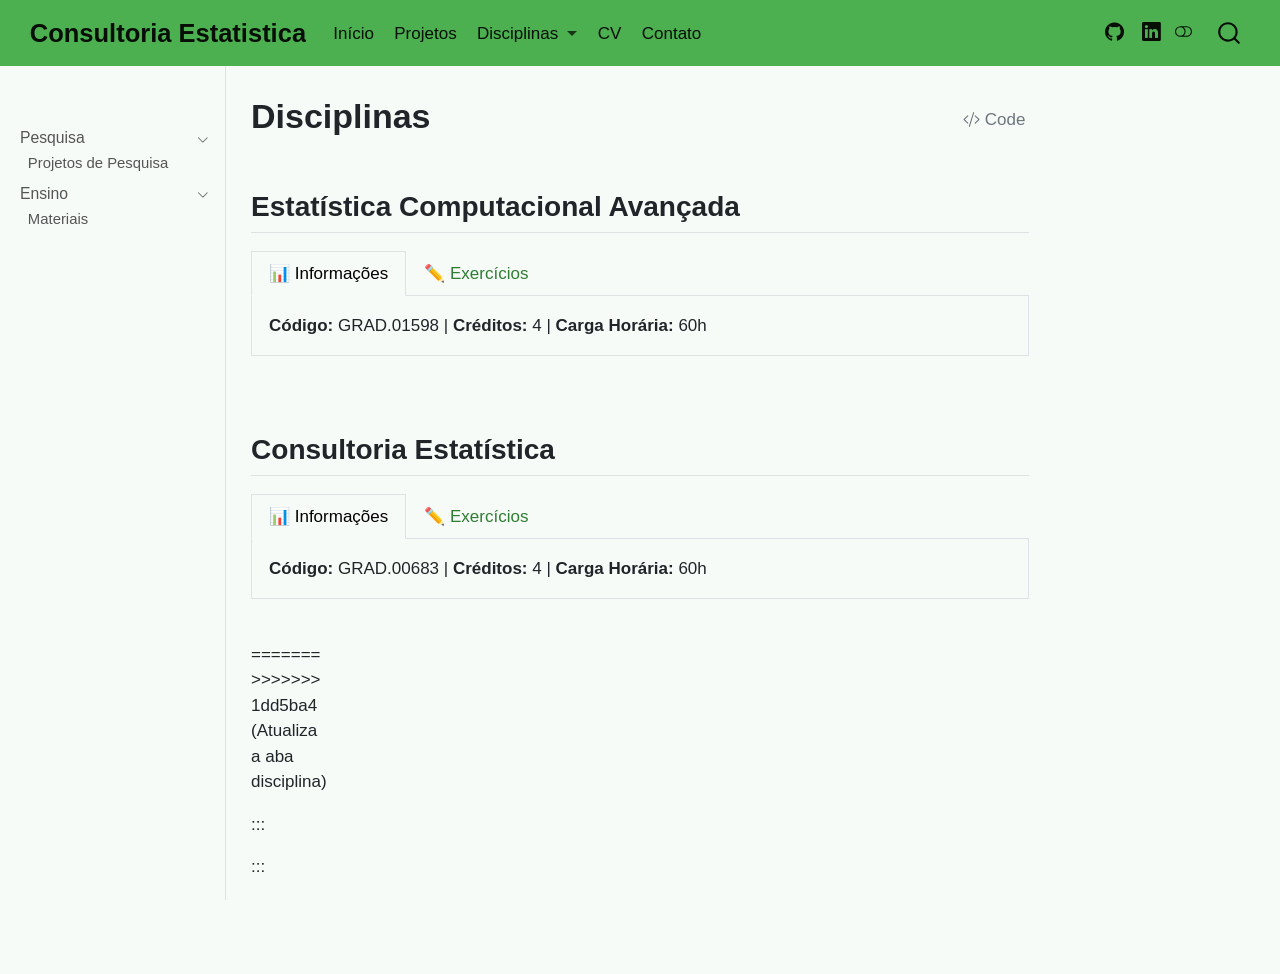
<file: docs/dis_consultoria.html>
<!DOCTYPE html>
<html xmlns="http://www.w3.org/1999/xhtml" lang="en" xml:lang="en"><head>

<meta charset="utf-8">
<meta name="generator" content="quarto-1.9.38">

<meta name="viewport" content="width=device-width, initial-scale=1.0, user-scalable=yes">


<title>Disciplinas – Consultoria Estatistica</title>
<style>
/* Default styles provided by pandoc.
** See https://pandoc.org/MANUAL.html#variables-for-html for config info.
*/
code{white-space: pre-wrap;}
span.smallcaps{font-variant: small-caps;}
div.columns{display: flex; gap: min(4vw, 1.5em);}
div.column{flex: auto; overflow-x: auto;}
div.hanging-indent{margin-left: 1.5em; text-indent: -1.5em;}
ul.task-list{list-style: none;}
ul.task-list li input[type="checkbox"] {
  width: 0.8em;
  margin: 0 0.8em 0.2em -1em; /* quarto-specific, see https://github.com/quarto-dev/quarto-cli/issues/4556 */ 
  vertical-align: middle;
}
/* CSS for syntax highlighting */
html { -webkit-text-size-adjust: 100%; }
pre > code.sourceCode { white-space: pre; position: relative; }
pre > code.sourceCode > span { display: inline-block; line-height: 1.25; }
pre > code.sourceCode > span:empty { height: 1.2em; }
.sourceCode { overflow: visible; }
code.sourceCode > span { color: inherit; text-decoration: inherit; }
div.sourceCode { margin: 1em 0; }
pre.sourceCode { margin: 0; }
@media screen {
div.sourceCode { overflow: auto; }
}
@media print {
pre > code.sourceCode { white-space: pre-wrap; }
pre > code.sourceCode > span { text-indent: -5em; padding-left: 5em; }
}
pre.numberSource code
  { counter-reset: source-line 0; }
pre.numberSource code > span
  { position: relative; left: -4em; counter-increment: source-line; }
pre.numberSource code > span > a:first-child::before
  { content: counter(source-line);
    position: relative; left: -1em; text-align: right; vertical-align: baseline;
    border: none; display: inline-block;
    -webkit-touch-callout: none; -webkit-user-select: none;
    -khtml-user-select: none; -moz-user-select: none;
    -ms-user-select: none; user-select: none;
    padding: 0 4px; width: 4em;
  }
pre.numberSource { margin-left: 3em;  padding-left: 4px; }
div.sourceCode
  {   }
@media screen {
pre > code.sourceCode > span > a:first-child::before { text-decoration: underline; }
}
</style>


<script src="site_libs/quarto-nav/quarto-nav.js"></script>
<script src="site_libs/quarto-nav/headroom.min.js"></script>
<script src="site_libs/clipboard/clipboard.min.js"></script>
<script src="site_libs/quarto-search/autocomplete.umd.js"></script>
<script src="site_libs/quarto-search/fuse.min.js"></script>
<script src="site_libs/quarto-search/quarto-search.js"></script>
<meta name="quarto:offset" content="./">
<script src="site_libs/quarto-html/quarto.js" type="module"></script>
<script src="site_libs/quarto-html/tabsets/tabsets.js" type="module"></script>
<script src="site_libs/quarto-html/popper.min.js"></script>
<script src="site_libs/quarto-html/tippy.umd.min.js"></script>
<script src="site_libs/quarto-html/anchor.min.js"></script>
<link href="site_libs/quarto-html/tippy.css" rel="stylesheet">
<link href="site_libs/quarto-html/quarto-syntax-highlighting-15634bcf2e68342d4ad2dfa704d543f6.css" rel="stylesheet" class="quarto-color-scheme" id="quarto-text-highlighting-styles">
<link href="site_libs/quarto-html/quarto-syntax-highlighting-dark-0a6b7249c26820e032cb0bd839ff02b1.css" rel="stylesheet" class="quarto-color-scheme quarto-color-alternate" id="quarto-text-highlighting-styles">
<link href="site_libs/quarto-html/quarto-syntax-highlighting-15634bcf2e68342d4ad2dfa704d543f6.css" rel="stylesheet" class="quarto-color-scheme-extra" id="quarto-text-highlighting-styles">
<script src="site_libs/bootstrap/bootstrap.min.js"></script>
<link href="site_libs/bootstrap/bootstrap-icons.css" rel="stylesheet">
<link href="site_libs/bootstrap/bootstrap-4208629c28f4e93f39caa917b28e24e5.min.css" rel="stylesheet" append-hash="true" class="quarto-color-scheme" id="quarto-bootstrap" data-mode="light">
<link href="site_libs/bootstrap/bootstrap-dark-556bbeb7b75418417316428a6771fe1e.min.css" rel="stylesheet" append-hash="true" class="quarto-color-scheme quarto-color-alternate" id="quarto-bootstrap" data-mode="light">
<link href="site_libs/bootstrap/bootstrap-4208629c28f4e93f39caa917b28e24e5.min.css" rel="stylesheet" append-hash="true" class="quarto-color-scheme-extra" id="quarto-bootstrap" data-mode="light">
<script id="quarto-search-options" type="application/json">{
  "location": "navbar",
  "copy-button": false,
  "collapse-after": 3,
  "panel-placement": "end",
  "type": "overlay",
  "limit": 50,
  "keyboard-shortcut": [
    "f",
    "/",
    "s"
  ],
  "show-item-context": false,
  "language": {
    "search-no-results-text": "No results",
    "search-matching-documents-text": "matching documents",
    "search-copy-link-title": "Copy link to search",
    "search-hide-matches-text": "Hide additional matches",
    "search-more-match-text": "more match in this document",
    "search-more-matches-text": "more matches in this document",
    "search-clear-button-title": "Clear",
    "search-text-placeholder": "",
    "search-detached-cancel-button-title": "Cancel",
    "search-submit-button-title": "Submit",
    "search-label": "Search"
  }
}</script>


<link rel="stylesheet" href="styles.css">
</head>

<body class="nav-sidebar docked nav-fixed quarto-light"><script id="quarto-html-before-body" type="application/javascript">
    const toggleBodyColorMode = (bsSheetEl) => {
      const mode = bsSheetEl.getAttribute("data-mode");
      const bodyEl = window.document.querySelector("body");
      if (mode === "dark") {
        bodyEl.classList.add("quarto-dark");
        bodyEl.classList.remove("quarto-light");
      } else {
        bodyEl.classList.add("quarto-light");
        bodyEl.classList.remove("quarto-dark");
      }
    }
    const toggleBodyColorPrimary = () => {
      const bsSheetEl = window.document.querySelector("link#quarto-bootstrap:not([rel=disabled-stylesheet])");
      if (bsSheetEl) {
        toggleBodyColorMode(bsSheetEl);
      }
    }
    const setColorSchemeToggle = (alternate) => {
      const toggles = window.document.querySelectorAll('.quarto-color-scheme-toggle');
      for (let i=0; i < toggles.length; i++) {
        const toggle = toggles[i];
        if (toggle) {
          if (alternate) {
            toggle.classList.add("alternate");
          } else {
            toggle.classList.remove("alternate");
          }
        }
      }
    };
    const toggleColorMode = (alternate) => {
      // Switch the stylesheets
      const primaryStylesheets = window.document.querySelectorAll('link.quarto-color-scheme:not(.quarto-color-alternate)');
      const alternateStylesheets = window.document.querySelectorAll('link.quarto-color-scheme.quarto-color-alternate');
      manageTransitions('#quarto-margin-sidebar .nav-link', false);
      if (alternate) {
        // note: dark is layered on light, we don't disable primary!
        enableStylesheet(alternateStylesheets);
        for (const sheetNode of alternateStylesheets) {
          if (sheetNode.id === "quarto-bootstrap") {
            toggleBodyColorMode(sheetNode);
          }
        }
      } else {
        disableStylesheet(alternateStylesheets);
        enableStylesheet(primaryStylesheets)
        toggleBodyColorPrimary();
      }
      manageTransitions('#quarto-margin-sidebar .nav-link', true);
      // Switch the toggles
      setColorSchemeToggle(alternate)
      // Hack to workaround the fact that safari doesn't
      // properly recolor the scrollbar when toggling (#1455)
      if (navigator.userAgent.indexOf('Safari') > 0 && navigator.userAgent.indexOf('Chrome') == -1) {
        manageTransitions("body", false);
        window.scrollTo(0, 1);
        setTimeout(() => {
          window.scrollTo(0, 0);
          manageTransitions("body", true);
        }, 40);
      }
    }
    const disableStylesheet = (stylesheets) => {
      for (let i=0; i < stylesheets.length; i++) {
        const stylesheet = stylesheets[i];
        stylesheet.rel = 'disabled-stylesheet';
      }
    }
    const enableStylesheet = (stylesheets) => {
      for (let i=0; i < stylesheets.length; i++) {
        const stylesheet = stylesheets[i];
        if(stylesheet.rel !== 'stylesheet') { // for Chrome, which will still FOUC without this check
          stylesheet.rel = 'stylesheet';
        }
      }
    }
    const manageTransitions = (selector, allowTransitions) => {
      const els = window.document.querySelectorAll(selector);
      for (let i=0; i < els.length; i++) {
        const el = els[i];
        if (allowTransitions) {
          el.classList.remove('notransition');
        } else {
          el.classList.add('notransition');
        }
      }
    }
    const isFileUrl = () => {
      return window.location.protocol === 'file:';
    }
    const hasAlternateSentinel = () => {
      let styleSentinel = getColorSchemeSentinel();
      if (styleSentinel !== null) {
        return styleSentinel === "alternate";
      } else {
        return false;
      }
    }
    const setStyleSentinel = (alternate) => {
      const value = alternate ? "alternate" : "default";
      if (!isFileUrl()) {
        window.localStorage.setItem("quarto-color-scheme", value);
      } else {
        localAlternateSentinel = value;
      }
    }
    const getColorSchemeSentinel = () => {
      if (!isFileUrl()) {
        const storageValue = window.localStorage.getItem("quarto-color-scheme");
        return storageValue != null ? storageValue : localAlternateSentinel;
      } else {
        return localAlternateSentinel;
      }
    }
    const toggleGiscusIfUsed = (isAlternate, darkModeDefault) => {
      const baseTheme = document.querySelector('#giscus-base-theme')?.value ?? 'light';
      const alternateTheme = document.querySelector('#giscus-alt-theme')?.value ?? 'dark';
      let newTheme = '';
      if(authorPrefersDark) {
        newTheme = isAlternate ? baseTheme : alternateTheme;
      } else {
        newTheme = isAlternate ? alternateTheme : baseTheme;
      }
      const changeGiscusTheme = () => {
        // From: https://github.com/giscus/giscus/issues/336
        const sendMessage = (message) => {
          const iframe = document.querySelector('iframe.giscus-frame');
          if (!iframe) return;
          iframe.contentWindow.postMessage({ giscus: message }, 'https://giscus.app');
        }
        sendMessage({
          setConfig: {
            theme: newTheme
          }
        });
      }
      const isGiscussLoaded = window.document.querySelector('iframe.giscus-frame') !== null;
      if (isGiscussLoaded) {
        changeGiscusTheme();
      }
    };
    const authorPrefersDark = false;
    const darkModeDefault = authorPrefersDark;
      document.querySelector('link#quarto-text-highlighting-styles.quarto-color-scheme-extra').rel = 'disabled-stylesheet';
      document.querySelector('link#quarto-bootstrap.quarto-color-scheme-extra').rel = 'disabled-stylesheet';
    let localAlternateSentinel = darkModeDefault ? 'alternate' : 'default';
    // Dark / light mode switch
    window.quartoToggleColorScheme = () => {
      // Read the current dark / light value
      let toAlternate = !hasAlternateSentinel();
      toggleColorMode(toAlternate);
      setStyleSentinel(toAlternate);
      toggleGiscusIfUsed(toAlternate, darkModeDefault);
      window.dispatchEvent(new Event('resize'));
    };
    // Switch to dark mode if need be
    if (hasAlternateSentinel()) {
      toggleColorMode(true);
    } else {
      toggleColorMode(false);
    }
  </script>

<div id="quarto-search-results"></div>
  <header id="quarto-header" class="headroom fixed-top">
    <nav class="navbar navbar-expand-lg " data-bs-theme="dark">
      <div class="navbar-container container-fluid">
      <div class="navbar-brand-container mx-auto">
    <a class="navbar-brand" href="./index.html">
    <span class="navbar-title">Consultoria Estatistica</span>
    </a>
  </div>
            <div id="quarto-search" class="" title="Search"></div>
          <button class="navbar-toggler" type="button" data-bs-toggle="collapse" data-bs-target="#navbarCollapse" aria-controls="navbarCollapse" role="menu" aria-expanded="false" aria-label="Toggle navigation" onclick="if (window.quartoToggleHeadroom) { window.quartoToggleHeadroom(); }">
  <span class="navbar-toggler-icon"></span>
</button>
          <div class="collapse navbar-collapse" id="navbarCollapse">
            <ul class="navbar-nav navbar-nav-scroll me-auto">
  <li class="nav-item">
    <a class="nav-link" href="./pagina_inicial.qmd"> 
<span class="menu-text">Início</span></a>
  </li>  
  <li class="nav-item">
    <a class="nav-link active" href="./projects.html" aria-current="page"> 
<span class="menu-text">Projetos</span></a>
  </li>  
  <li class="nav-item dropdown ">
    <a class="nav-link dropdown-toggle" href="#" id="nav-menu-disciplinas" role="link" data-bs-toggle="dropdown" aria-expanded="false">
 <span class="menu-text">Disciplinas</span>
    </a>
    <ul class="dropdown-menu" aria-labelledby="nav-menu-disciplinas">    
        <li>
    <a class="dropdown-item" href="./dis_consultoria.html">
 <span class="dropdown-text">Consultoria Estatística</span></a>
  </li>  
    </ul>
  </li>
  <li class="nav-item">
    <a class="nav-link" href="./cv.pdf"> 
<span class="menu-text">CV</span></a>
  </li>  
  <li class="nav-item">
    <a class="nav-link" href="./contact.html"> 
<span class="menu-text">Contato</span></a>
  </li>  
</ul>
            <ul class="navbar-nav navbar-nav-scroll ms-auto">
  <li class="nav-item compact">
    <a class="nav-link" href="https://github.com/seu-usuario"> <i class="bi bi-github" role="img">
</i> 
<span class="menu-text"></span></a>
  </li>  
  <li class="nav-item compact">
    <a class="nav-link" href="https://www.linkedin.com/in/seu-usuario/"> <i class="bi bi-linkedin" role="img">
</i> 
<span class="menu-text"></span></a>
  </li>  
</ul>
          </div> <!-- /navcollapse -->
            <div class="quarto-navbar-tools">
  <a href="" class="quarto-color-scheme-toggle quarto-navigation-tool  px-1" onclick="window.quartoToggleColorScheme(); return false;" title="Toggle dark mode"><i class="bi"></i></a>
</div>
      </div> <!-- /container-fluid -->
    </nav>
  <nav class="quarto-secondary-nav">
    <div class="container-fluid d-flex">
      <button type="button" class="quarto-btn-toggle btn" data-bs-toggle="collapse" role="button" data-bs-target=".quarto-sidebar-collapse-item" aria-controls="quarto-sidebar" aria-expanded="false" aria-label="Toggle sidebar navigation" onclick="if (window.quartoToggleHeadroom) { window.quartoToggleHeadroom(); }">
        <i class="bi bi-layout-text-sidebar-reverse"></i>
      </button>
        <nav class="quarto-page-breadcrumbs" aria-label="breadcrumb"><ol class="breadcrumb"><li class="breadcrumb-item">Disciplinas</li></ol></nav>
        <a class="flex-grow-1" role="navigation" data-bs-toggle="collapse" data-bs-target=".quarto-sidebar-collapse-item" aria-controls="quarto-sidebar" aria-expanded="false" aria-label="Toggle sidebar navigation" onclick="if (window.quartoToggleHeadroom) { window.quartoToggleHeadroom(); }">      
        </a>
      <button type="button" class="btn quarto-search-button" aria-label="Search" onclick="window.quartoOpenSearch();">
        <i class="bi bi-search"></i>
      </button>
    </div>
  </nav>
</header>
<!-- content -->
<div id="quarto-content" class="quarto-container page-columns page-rows-contents page-layout-article page-navbar">
<!-- sidebar -->
  <nav id="quarto-sidebar" class="sidebar collapse collapse-horizontal quarto-sidebar-collapse-item sidebar-navigation docked overflow-auto">
        <div class="mt-2 flex-shrink-0 align-items-center">
        <div class="sidebar-search">
        <div id="quarto-search" class="" title="Search"></div>
        </div>
        </div>
    <div class="sidebar-menu-container"> 
    <ul class="list-unstyled mt-1">
        <li class="sidebar-item sidebar-item-section">
      <div class="sidebar-item-container"> 
            <a class="sidebar-item-text sidebar-link text-start" data-bs-toggle="collapse" data-bs-target="#quarto-sidebar-section-1" role="navigation" aria-expanded="true">
 <span class="menu-text">Pesquisa</span></a>
          <a class="sidebar-item-toggle text-start" data-bs-toggle="collapse" data-bs-target="#quarto-sidebar-section-1" role="navigation" aria-expanded="true" aria-label="Toggle section">
            <i class="bi bi-chevron-right ms-2"></i>
          </a> 
      </div>
      <ul id="quarto-sidebar-section-1" class="collapse list-unstyled sidebar-section depth1 show">  
          <li class="sidebar-item">
  <div class="sidebar-item-container"> 
  <a href="./projects.html" class="sidebar-item-text sidebar-link">
 <span class="menu-text">Projetos de Pesquisa</span></a>
  </div>
</li>
      </ul>
  </li>
        <li class="sidebar-item sidebar-item-section">
      <div class="sidebar-item-container"> 
            <a class="sidebar-item-text sidebar-link text-start" data-bs-toggle="collapse" data-bs-target="#quarto-sidebar-section-2" role="navigation" aria-expanded="true">
 <span class="menu-text">Ensino</span></a>
          <a class="sidebar-item-toggle text-start" data-bs-toggle="collapse" data-bs-target="#quarto-sidebar-section-2" role="navigation" aria-expanded="true" aria-label="Toggle section">
            <i class="bi bi-chevron-right ms-2"></i>
          </a> 
      </div>
      <ul id="quarto-sidebar-section-2" class="collapse list-unstyled sidebar-section depth1 show">  
          <li class="sidebar-item">
  <div class="sidebar-item-container"> 
  <a href="./materials.html" class="sidebar-item-text sidebar-link">
 <span class="menu-text">Materiais</span></a>
  </div>
</li>
      </ul>
  </li>
    </ul>
    </div>
</nav>
<div id="quarto-sidebar-glass" class="quarto-sidebar-collapse-item" data-bs-toggle="collapse" data-bs-target=".quarto-sidebar-collapse-item"></div>
<!-- margin-sidebar -->
    <div id="quarto-margin-sidebar" class="sidebar margin-sidebar zindex-bottom">
        
    </div>
<!-- main -->
<main class="content" id="quarto-document-content">


<header id="title-block-header" class="quarto-title-block default">
<div class="quarto-title">
<div class="quarto-title-block"><div><h1 class="title">Disciplinas</h1><button type="button" class="btn code-tools-button" id="quarto-code-tools-source"><i class="bi"></i> Code</button></div></div>
</div>



<div class="quarto-title-meta">

    
  
    
  </div>
  


</header>


<div class="grid">
<section id="estatística-computacional-avançada" class="level2 g-col-12">
<h2 class="anchored" data-anchor-id="estatística-computacional-avançada">Estatística Computacional Avançada</h2>
<div class="tabset-margin-container"></div><div class="panel-tabset">
<ul class="nav nav-tabs" role="tablist"><li class="nav-item" role="presentation"><a class="nav-link active" id="tabset-1-1-tab" data-bs-toggle="tab" data-bs-target="#tabset-1-1" role="tab" aria-controls="tabset-1-1" aria-selected="true" href="">📊 Informações</a></li><li class="nav-item" role="presentation"><a class="nav-link" id="tabset-1-2-tab" data-bs-toggle="tab" data-bs-target="#tabset-1-2" role="tab" aria-controls="tabset-1-2" aria-selected="false" href="">✏️ Exercícios</a></li></ul>
<div class="tab-content">
<div id="tabset-1-1" class="tab-pane active" role="tabpanel" aria-labelledby="tabset-1-1-tab">
<p><strong>Código:</strong> GRAD.01598 | <strong>Créditos:</strong> 4 | <strong>Carga Horária:</strong> 60h</p>
</div>
<div id="tabset-1-2" class="tab-pane" role="tabpanel" aria-labelledby="tabset-1-2-tab">
<ul>
<li><a href="https://github.com/ValdeniseNS/estatistica_computacional">Exemplos Didáticos</a></li>
</ul>
<section id="projetosseminários" class="level4">
<h4 class="anchored" data-anchor-id="projetosseminários">Projetos/Seminários</h4>
<ul>
<li><a href="https://github.com/ValdeniseNS/estatistica_computacional/blob/main/Atividade1UT2.Rmd">Atividade 1 UT2</a></li>
<li><a href="https://github.com/ValdeniseNS/estatistica_computacional/blob/main/Atividade2UT2.Rmd">Atividade 2 UT2</a></li>
</ul>
</section>
</div>
</div>
</div>
</section>
<section id="consultoria-estatística" class="level2 g-col-12">
<h2 class="anchored" data-anchor-id="consultoria-estatística">Consultoria Estatística</h2>
<div class="tabset-margin-container"></div><div class="panel-tabset">
<ul class="nav nav-tabs" role="tablist"><li class="nav-item" role="presentation"><a class="nav-link active" id="tabset-2-1-tab" data-bs-toggle="tab" data-bs-target="#tabset-2-1" role="tab" aria-controls="tabset-2-1" aria-selected="true" href="">📊 Informações</a></li><li class="nav-item" role="presentation"><a class="nav-link" id="tabset-2-2-tab" data-bs-toggle="tab" data-bs-target="#tabset-2-2" role="tab" aria-controls="tabset-2-2" aria-selected="false" href="">✏️ Exercícios</a></li></ul>
<div class="tab-content">
<div id="tabset-2-1" class="tab-pane active" role="tabpanel" aria-labelledby="tabset-2-1-tab">
<p><strong>Código:</strong> GRAD.00683 | <strong>Créditos:</strong> 4 | <strong>Carga Horária:</strong> 60h</p>
</div>
<div id="tabset-2-2" class="tab-pane" role="tabpanel" aria-labelledby="tabset-2-2-tab">
<ul>
<li><a href="https://github.com/ValdeniseNS/statistical_consultancy">Projeto de Consultoria Estatística</a></li>
</ul>
<section id="projetosseminários-1" class="level4">
<h4 class="anchored" data-anchor-id="projetosseminários-1">Projetos/Seminários</h4>
<ul>
<li><a href="https://github.com/ValdeniseNS/statistical_consultancy">Projeto de Consultoria Estatística</a> &lt;&lt;&lt;&lt;&lt;&lt;&lt; HEAD</li>
</ul>
</section>
</div>
</div>
</div>
</section>
<p>======= &gt;&gt;&gt;&gt;&gt;&gt;&gt; 1dd5ba4 (Atualiza a aba disciplina)</p>
</div>
<p>:::</p>
<p>:::</p>


<!-- -->


</main> <!-- /main -->
<script id="quarto-html-after-body" type="application/javascript">
  window.document.addEventListener("DOMContentLoaded", function (event) {
    // Ensure there is a toggle, if there isn't float one in the top right
    if (window.document.querySelector('.quarto-color-scheme-toggle') === null) {
      const a = window.document.createElement('a');
      a.classList.add('top-right');
      a.classList.add('quarto-color-scheme-toggle');
      a.href = "";
      a.onclick = function() { try { window.quartoToggleColorScheme(); } catch {} return false; };
      const i = window.document.createElement("i");
      i.classList.add('bi');
      a.appendChild(i);
      window.document.body.appendChild(a);
    }
    setColorSchemeToggle(hasAlternateSentinel())
    const icon = "";
    const anchorJS = new window.AnchorJS();
    anchorJS.options = {
      placement: 'right',
      icon: icon
    };
    anchorJS.add('.anchored');
    const isCodeAnnotation = (el) => {
      for (const clz of el.classList) {
        if (clz.startsWith('code-annotation-')) {                     
          return true;
        }
      }
      return false;
    }
    const onCopySuccess = function(e) {
      // button target
      const button = e.trigger;
      // don't keep focus
      button.blur();
      // flash "checked"
      button.classList.add('code-copy-button-checked');
      var currentTitle = button.getAttribute("title");
      button.setAttribute("title", "Copied!");
      let tooltip;
      if (window.bootstrap) {
        button.setAttribute("data-bs-toggle", "tooltip");
        button.setAttribute("data-bs-placement", "left");
        button.setAttribute("data-bs-title", "Copied!");
        tooltip = new bootstrap.Tooltip(button, 
          { trigger: "manual", 
            customClass: "code-copy-button-tooltip",
            offset: [0, -8]});
        tooltip.show();    
      }
      setTimeout(function() {
        if (tooltip) {
          tooltip.hide();
          button.removeAttribute("data-bs-title");
          button.removeAttribute("data-bs-toggle");
          button.removeAttribute("data-bs-placement");
        }
        button.setAttribute("title", currentTitle);
        button.classList.remove('code-copy-button-checked');
      }, 1000);
      // clear code selection
      e.clearSelection();
    }
    const getTextToCopy = function(trigger) {
      const outerScaffold = trigger.parentElement.cloneNode(true);
      const codeEl = outerScaffold.querySelector('code');
      for (const childEl of codeEl.children) {
        if (isCodeAnnotation(childEl)) {
          childEl.remove();
        }
      }
      return codeEl.innerText;
    }
    const clipboard = new window.ClipboardJS('.code-copy-button:not([data-in-quarto-modal])', {
      text: getTextToCopy
    });
    clipboard.on('success', onCopySuccess);
    if (window.document.getElementById('quarto-embedded-source-code-modal')) {
      const clipboardModal = new window.ClipboardJS('.code-copy-button[data-in-quarto-modal]', {
        text: getTextToCopy,
        container: window.document.getElementById('quarto-embedded-source-code-modal')
      });
      clipboardModal.on('success', onCopySuccess);
    }
    const viewSource = window.document.getElementById('quarto-view-source') ||
                       window.document.getElementById('quarto-code-tools-source');
    if (viewSource) {
      const sourceUrl = viewSource.getAttribute("data-quarto-source-url");
      viewSource.addEventListener("click", function(e) {
        if (sourceUrl) {
          // rstudio viewer pane
          if (/\bcapabilities=\b/.test(window.location)) {
            window.open(sourceUrl);
          } else {
            window.location.href = sourceUrl;
          }
        } else {
          const modal = new bootstrap.Modal(document.getElementById('quarto-embedded-source-code-modal'));
          modal.show();
        }
        return false;
      });
    }
    function toggleCodeHandler(show) {
      return function(e) {
        const detailsSrc = window.document.querySelectorAll(".cell > details > .sourceCode");
        for (let i=0; i<detailsSrc.length; i++) {
          const details = detailsSrc[i].parentElement;
          if (show) {
            details.open = true;
          } else {
            details.removeAttribute("open");
          }
        }
        const cellCodeDivs = window.document.querySelectorAll(".cell > .sourceCode");
        const fromCls = show ? "hidden" : "unhidden";
        const toCls = show ? "unhidden" : "hidden";
        for (let i=0; i<cellCodeDivs.length; i++) {
          const codeDiv = cellCodeDivs[i];
          if (codeDiv.classList.contains(fromCls)) {
            codeDiv.classList.remove(fromCls);
            codeDiv.classList.add(toCls);
          } 
        }
        return false;
      }
    }
    const hideAllCode = window.document.getElementById("quarto-hide-all-code");
    if (hideAllCode) {
      hideAllCode.addEventListener("click", toggleCodeHandler(false));
    }
    const showAllCode = window.document.getElementById("quarto-show-all-code");
    if (showAllCode) {
      showAllCode.addEventListener("click", toggleCodeHandler(true));
    }
      var localhostRegex = new RegExp(/^(?:http|https):\/\/localhost\:?[0-9]*\//);
      var mailtoRegex = new RegExp(/^mailto:/);
        var filterRegex = new RegExp('/' + window.location.host + '/');
      var isInternal = (href) => {
          return filterRegex.test(href) || localhostRegex.test(href) || mailtoRegex.test(href);
      }
      // Inspect non-navigation links and adorn them if external
     var links = window.document.querySelectorAll('a[href]:not(.nav-link):not(.navbar-brand):not(.toc-action):not(.sidebar-link):not(.sidebar-item-toggle):not(.pagination-link):not(.no-external):not([aria-hidden]):not(.dropdown-item):not(.quarto-navigation-tool):not(.about-link)');
      for (var i=0; i<links.length; i++) {
        const link = links[i];
        if (!isInternal(link.href)) {
          // undo the damage that might have been done by quarto-nav.js in the case of
          // links that we want to consider external
          if (link.dataset.originalHref !== undefined) {
            link.href = link.dataset.originalHref;
          }
        }
      }
    function tippyHover(el, contentFn, onTriggerFn, onUntriggerFn) {
      const config = {
        allowHTML: true,
        maxWidth: 500,
        delay: 100,
        arrow: false,
        appendTo: function(el) {
            return el.parentElement;
        },
        interactive: true,
        interactiveBorder: 10,
        theme: 'quarto',
        placement: 'bottom-start',
      };
      if (contentFn) {
        config.content = contentFn;
      }
      if (onTriggerFn) {
        config.onTrigger = onTriggerFn;
      }
      if (onUntriggerFn) {
        config.onUntrigger = onUntriggerFn;
      }
      window.tippy(el, config); 
    }
    const noterefs = window.document.querySelectorAll('a[role="doc-noteref"]');
    for (var i=0; i<noterefs.length; i++) {
      const ref = noterefs[i];
      tippyHover(ref, function() {
        // use id or data attribute instead here
        let href = ref.getAttribute('data-footnote-href') || ref.getAttribute('href');
        try { href = new URL(href).hash; } catch {}
        const id = href.replace(/^#\/?/, "");
        const note = window.document.getElementById(id);
        if (note) {
          return note.innerHTML;
        } else {
          return "";
        }
      });
    }
    const xrefs = window.document.querySelectorAll('a.quarto-xref');
    const processXRef = (id, note) => {
      // Strip column container classes
      const stripColumnClz = (el) => {
        el.classList.remove("page-full", "page-columns");
        if (el.children) {
          for (const child of el.children) {
            stripColumnClz(child);
          }
        }
      }
      stripColumnClz(note)
      if (id === null || id.startsWith('sec-')) {
        // Special case sections, only their first couple elements
        const container = document.createElement("div");
        if (note.children && note.children.length > 2) {
          container.appendChild(note.children[0].cloneNode(true));
          for (let i = 1; i < note.children.length; i++) {
            const child = note.children[i];
            if (child.tagName === "P" && child.innerText === "") {
              continue;
            } else {
              container.appendChild(child.cloneNode(true));
              break;
            }
          }
          if (window.Quarto?.typesetMath) {
            window.Quarto.typesetMath(container);
          }
          return container.innerHTML
        } else {
          if (window.Quarto?.typesetMath) {
            window.Quarto.typesetMath(note);
          }
          return note.innerHTML;
        }
      } else {
        // Remove any anchor links if they are present
        const anchorLink = note.querySelector('a.anchorjs-link');
        if (anchorLink) {
          anchorLink.remove();
        }
        if (window.Quarto?.typesetMath) {
          window.Quarto.typesetMath(note);
        }
        if (note.classList.contains("callout")) {
          return note.outerHTML;
        } else {
          return note.innerHTML;
        }
      }
    }
    for (var i=0; i<xrefs.length; i++) {
      const xref = xrefs[i];
      tippyHover(xref, undefined, function(instance) {
        instance.disable();
        let url = xref.getAttribute('href');
        let hash = undefined; 
        if (url.startsWith('#')) {
          hash = url;
        } else {
          try { hash = new URL(url).hash; } catch {}
        }
        if (hash) {
          const id = hash.replace(/^#\/?/, "");
          const note = window.document.getElementById(id);
          if (note !== null) {
            try {
              const html = processXRef(id, note.cloneNode(true));
              instance.setContent(html);
            } finally {
              instance.enable();
              instance.show();
            }
          } else {
            // See if we can fetch this
            fetch(url.split('#')[0])
            .then(res => res.text())
            .then(html => {
              const parser = new DOMParser();
              const htmlDoc = parser.parseFromString(html, "text/html");
              const note = htmlDoc.getElementById(id);
              if (note !== null) {
                const html = processXRef(id, note);
                instance.setContent(html);
              } 
            }).finally(() => {
              instance.enable();
              instance.show();
            });
          }
        } else {
          // See if we can fetch a full url (with no hash to target)
          // This is a special case and we should probably do some content thinning / targeting
          fetch(url)
          .then(res => res.text())
          .then(html => {
            const parser = new DOMParser();
            const htmlDoc = parser.parseFromString(html, "text/html");
            const note = htmlDoc.querySelector('main.content');
            if (note !== null) {
              // This should only happen for chapter cross references
              // (since there is no id in the URL)
              // remove the first header
              if (note.children.length > 0 && note.children[0].tagName === "HEADER") {
                note.children[0].remove();
              }
              const html = processXRef(null, note);
              instance.setContent(html);
            } 
          }).finally(() => {
            instance.enable();
            instance.show();
          });
        }
      }, function(instance) {
      });
    }
        let selectedAnnoteEl;
        const selectorForAnnotation = ( cell, annotation) => {
          let cellAttr = 'data-code-cell="' + cell + '"';
          let lineAttr = 'data-code-annotation="' +  annotation + '"';
          const selector = 'span[' + cellAttr + '][' + lineAttr + ']';
          return selector;
        }
        const selectCodeLines = (annoteEl) => {
          const doc = window.document;
          const targetCell = annoteEl.getAttribute("data-target-cell");
          const targetAnnotation = annoteEl.getAttribute("data-target-annotation");
          const annoteSpan = window.document.querySelector(selectorForAnnotation(targetCell, targetAnnotation));
          const lines = annoteSpan.getAttribute("data-code-lines").split(",");
          const lineIds = lines.map((line) => {
            return targetCell + "-" + line;
          })
          let top = null;
          let height = null;
          let parent = null;
          if (lineIds.length > 0) {
              //compute the position of the single el (top and bottom and make a div)
              const el = window.document.getElementById(lineIds[0]);
              top = el.offsetTop;
              height = el.offsetHeight;
              parent = el.parentElement.parentElement;
            if (lineIds.length > 1) {
              const lastEl = window.document.getElementById(lineIds[lineIds.length - 1]);
              const bottom = lastEl.offsetTop + lastEl.offsetHeight;
              height = bottom - top;
            }
            if (top !== null && height !== null && parent !== null) {
              // cook up a div (if necessary) and position it 
              let div = window.document.getElementById("code-annotation-line-highlight");
              if (div === null) {
                div = window.document.createElement("div");
                div.setAttribute("id", "code-annotation-line-highlight");
                div.style.position = 'absolute';
                parent.appendChild(div);
              }
              div.style.top = top - 2 + "px";
              div.style.height = height + 4 + "px";
              div.style.left = 0;
              let gutterDiv = window.document.getElementById("code-annotation-line-highlight-gutter");
              if (gutterDiv === null) {
                gutterDiv = window.document.createElement("div");
                gutterDiv.setAttribute("id", "code-annotation-line-highlight-gutter");
                gutterDiv.style.position = 'absolute';
                const codeCell = window.document.getElementById(targetCell);
                const gutter = codeCell.querySelector('.code-annotation-gutter');
                gutter.appendChild(gutterDiv);
              }
              gutterDiv.style.top = top - 2 + "px";
              gutterDiv.style.height = height + 4 + "px";
            }
            selectedAnnoteEl = annoteEl;
          }
        };
        const unselectCodeLines = () => {
          const elementsIds = ["code-annotation-line-highlight", "code-annotation-line-highlight-gutter"];
          elementsIds.forEach((elId) => {
            const div = window.document.getElementById(elId);
            if (div) {
              div.remove();
            }
          });
          selectedAnnoteEl = undefined;
        };
          // Handle positioning of the toggle
      window.addEventListener(
        "resize",
        throttle(() => {
          elRect = undefined;
          if (selectedAnnoteEl) {
            selectCodeLines(selectedAnnoteEl);
          }
        }, 10)
      );
      function throttle(fn, ms) {
      let throttle = false;
      let timer;
        return (...args) => {
          if(!throttle) { // first call gets through
              fn.apply(this, args);
              throttle = true;
          } else { // all the others get throttled
              if(timer) clearTimeout(timer); // cancel #2
              timer = setTimeout(() => {
                fn.apply(this, args);
                timer = throttle = false;
              }, ms);
          }
        };
      }
        // Attach click handler to the DT
        const annoteDls = window.document.querySelectorAll('dt[data-target-cell]');
        for (const annoteDlNode of annoteDls) {
          annoteDlNode.addEventListener('click', (event) => {
            const clickedEl = event.target;
            if (clickedEl !== selectedAnnoteEl) {
              unselectCodeLines();
              const activeEl = window.document.querySelector('dt[data-target-cell].code-annotation-active');
              if (activeEl) {
                activeEl.classList.remove('code-annotation-active');
              }
              selectCodeLines(clickedEl);
              clickedEl.classList.add('code-annotation-active');
            } else {
              // Unselect the line
              unselectCodeLines();
              clickedEl.classList.remove('code-annotation-active');
            }
          });
        }
    const findCites = (el) => {
      const parentEl = el.parentElement;
      if (parentEl) {
        const cites = parentEl.dataset.cites;
        if (cites) {
          return {
            el,
            cites: cites.split(' ')
          };
        } else {
          return findCites(el.parentElement)
        }
      } else {
        return undefined;
      }
    };
    var bibliorefs = window.document.querySelectorAll('a[role="doc-biblioref"]');
    for (var i=0; i<bibliorefs.length; i++) {
      const ref = bibliorefs[i];
      const citeInfo = findCites(ref);
      if (citeInfo) {
        tippyHover(citeInfo.el, function() {
          var popup = window.document.createElement('div');
          citeInfo.cites.forEach(function(cite) {
            var citeDiv = window.document.createElement('div');
            citeDiv.classList.add('hanging-indent');
            citeDiv.classList.add('csl-entry');
            var biblioDiv = window.document.getElementById('ref-' + cite);
            if (biblioDiv) {
              citeDiv.innerHTML = biblioDiv.innerHTML;
            }
            popup.appendChild(citeDiv);
          });
          return popup.innerHTML;
        });
      }
    }
  });
  </script><div class="modal fade" id="quarto-embedded-source-code-modal" tabindex="-1" aria-labelledby="quarto-embedded-source-code-modal-label" aria-hidden="true"><div class="modal-dialog modal-dialog-scrollable"><div class="modal-content"><div class="modal-header"><h5 class="modal-title" id="quarto-embedded-source-code-modal-label">Source Code</h5><button class="btn-close" data-bs-dismiss="modal"></button></div><div class="modal-body"><div class="">
<div class="code-copy-outer-scaffold"><div class="sourceCode" id="cb1" data-shortcodes="false"><pre class="sourceCode markdown code-with-copy"><code class="sourceCode markdown"><span id="cb1-1"><a href="#cb1-1" aria-hidden="true" tabindex="-1"></a><span class="co">---</span></span>
<span id="cb1-2"><a href="#cb1-2" aria-hidden="true" tabindex="-1"></a><span class="an">title:</span><span class="co"> "Disciplinas"</span></span>
<span id="cb1-3"><a href="#cb1-3" aria-hidden="true" tabindex="-1"></a><span class="co">---</span></span>
<span id="cb1-4"><a href="#cb1-4" aria-hidden="true" tabindex="-1"></a></span>
<span id="cb1-5"><a href="#cb1-5" aria-hidden="true" tabindex="-1"></a>::: {.grid}</span>
<span id="cb1-6"><a href="#cb1-6" aria-hidden="true" tabindex="-1"></a></span>
<span id="cb1-7"><a href="#cb1-7" aria-hidden="true" tabindex="-1"></a>::: {.g-col-12}</span>
<span id="cb1-8"><a href="#cb1-8" aria-hidden="true" tabindex="-1"></a><span class="fu">## Estatística Computacional Avançada</span></span>
<span id="cb1-9"><a href="#cb1-9" aria-hidden="true" tabindex="-1"></a></span>
<span id="cb1-10"><a href="#cb1-10" aria-hidden="true" tabindex="-1"></a>::: {.panel-tabset}</span>
<span id="cb1-11"><a href="#cb1-11" aria-hidden="true" tabindex="-1"></a></span>
<span id="cb1-12"><a href="#cb1-12" aria-hidden="true" tabindex="-1"></a><span class="fu">### 📊 Informações</span></span>
<span id="cb1-13"><a href="#cb1-13" aria-hidden="true" tabindex="-1"></a></span>
<span id="cb1-14"><a href="#cb1-14" aria-hidden="true" tabindex="-1"></a>**Código:** GRAD.01598 | **Créditos:** 4 | **Carga Horária:** 60h  </span>
<span id="cb1-15"><a href="#cb1-15" aria-hidden="true" tabindex="-1"></a></span>
<span id="cb1-16"><a href="#cb1-16" aria-hidden="true" tabindex="-1"></a><span class="fu">### ✏️ Exercícios</span></span>
<span id="cb1-17"><a href="#cb1-17" aria-hidden="true" tabindex="-1"></a></span>
<span id="cb1-18"><a href="#cb1-18" aria-hidden="true" tabindex="-1"></a><span class="ss">- </span><span class="co">[</span><span class="ot">Exemplos Didáticos</span><span class="co">](https://github.com/ValdeniseNS/estatistica_computacional)</span></span>
<span id="cb1-19"><a href="#cb1-19" aria-hidden="true" tabindex="-1"></a></span>
<span id="cb1-20"><a href="#cb1-20" aria-hidden="true" tabindex="-1"></a><span class="fu">#### Projetos/Seminários</span></span>
<span id="cb1-21"><a href="#cb1-21" aria-hidden="true" tabindex="-1"></a><span class="ss">- </span><span class="co">[</span><span class="ot">Atividade 1 UT2</span><span class="co">](https://github.com/ValdeniseNS/estatistica_computacional/blob/main/Atividade1UT2.Rmd)</span></span>
<span id="cb1-22"><a href="#cb1-22" aria-hidden="true" tabindex="-1"></a><span class="ss">- </span><span class="co">[</span><span class="ot">Atividade 2 UT2</span><span class="co">](https://github.com/ValdeniseNS/estatistica_computacional/blob/main/Atividade2UT2.Rmd)</span></span>
<span id="cb1-23"><a href="#cb1-23" aria-hidden="true" tabindex="-1"></a></span>
<span id="cb1-24"><a href="#cb1-24" aria-hidden="true" tabindex="-1"></a>:::</span>
<span id="cb1-25"><a href="#cb1-25" aria-hidden="true" tabindex="-1"></a>:::</span>
<span id="cb1-26"><a href="#cb1-26" aria-hidden="true" tabindex="-1"></a></span>
<span id="cb1-27"><a href="#cb1-27" aria-hidden="true" tabindex="-1"></a>::: {.g-col-12}</span>
<span id="cb1-28"><a href="#cb1-28" aria-hidden="true" tabindex="-1"></a><span class="fu">## Consultoria Estatística </span></span>
<span id="cb1-29"><a href="#cb1-29" aria-hidden="true" tabindex="-1"></a></span>
<span id="cb1-30"><a href="#cb1-30" aria-hidden="true" tabindex="-1"></a>::: {.panel-tabset} </span>
<span id="cb1-31"><a href="#cb1-31" aria-hidden="true" tabindex="-1"></a></span>
<span id="cb1-32"><a href="#cb1-32" aria-hidden="true" tabindex="-1"></a><span class="fu">### 📊 Informações </span></span>
<span id="cb1-33"><a href="#cb1-33" aria-hidden="true" tabindex="-1"></a></span>
<span id="cb1-34"><a href="#cb1-34" aria-hidden="true" tabindex="-1"></a>**Código:** GRAD.00683 | **Créditos:** 4 | **Carga Horária:** 60h</span>
<span id="cb1-35"><a href="#cb1-35" aria-hidden="true" tabindex="-1"></a></span>
<span id="cb1-36"><a href="#cb1-36" aria-hidden="true" tabindex="-1"></a><span class="fu">### ✏️ Exercícios </span></span>
<span id="cb1-37"><a href="#cb1-37" aria-hidden="true" tabindex="-1"></a></span>
<span id="cb1-38"><a href="#cb1-38" aria-hidden="true" tabindex="-1"></a><span class="ss">- </span><span class="co">[</span><span class="ot">Projeto de Consultoria Estatística</span><span class="co">](https://github.com/ValdeniseNS/statistical_consultancy)</span> </span>
<span id="cb1-39"><a href="#cb1-39" aria-hidden="true" tabindex="-1"></a></span>
<span id="cb1-40"><a href="#cb1-40" aria-hidden="true" tabindex="-1"></a><span class="fu">#### Projetos/Seminários </span></span>
<span id="cb1-41"><a href="#cb1-41" aria-hidden="true" tabindex="-1"></a></span>
<span id="cb1-42"><a href="#cb1-42" aria-hidden="true" tabindex="-1"></a><span class="ss">- </span><span class="co">[</span><span class="ot">Projeto de Consultoria Estatística</span><span class="co">](https://github.com/ValdeniseNS/statistical_consultancy)</span> </span>
<span id="cb1-43"><a href="#cb1-43" aria-hidden="true" tabindex="-1"></a>&lt;&lt;&lt;&lt;&lt;&lt;&lt; HEAD</span>
<span id="cb1-44"><a href="#cb1-44" aria-hidden="true" tabindex="-1"></a></span>
<span id="cb1-45"><a href="#cb1-45" aria-hidden="true" tabindex="-1"></a>:::</span>
<span id="cb1-46"><a href="#cb1-46" aria-hidden="true" tabindex="-1"></a>:::</span>
<span id="cb1-47"><a href="#cb1-47" aria-hidden="true" tabindex="-1"></a><span class="fu">=======</span></span>
<span id="cb1-48"><a href="#cb1-48" aria-hidden="true" tabindex="-1"></a><span class="at">&gt;&gt;&gt;&gt;&gt;&gt;&gt; 1dd5ba4 (Atualiza a aba disciplina)</span></span>
<span id="cb1-49"><a href="#cb1-49" aria-hidden="true" tabindex="-1"></a></span>
<span id="cb1-50"><a href="#cb1-50" aria-hidden="true" tabindex="-1"></a>:::</span>
<span id="cb1-51"><a href="#cb1-51" aria-hidden="true" tabindex="-1"></a>:::</span>
<span id="cb1-52"><a href="#cb1-52" aria-hidden="true" tabindex="-1"></a></span>
<span id="cb1-53"><a href="#cb1-53" aria-hidden="true" tabindex="-1"></a>:::</span></code></pre></div><button title="Copy to Clipboard" class="code-copy-button" data-in-quarto-modal=""><i class="bi"></i></button></div>
</div></div></div></div></div>
</div> <!-- /content -->




</body></html>
</file>
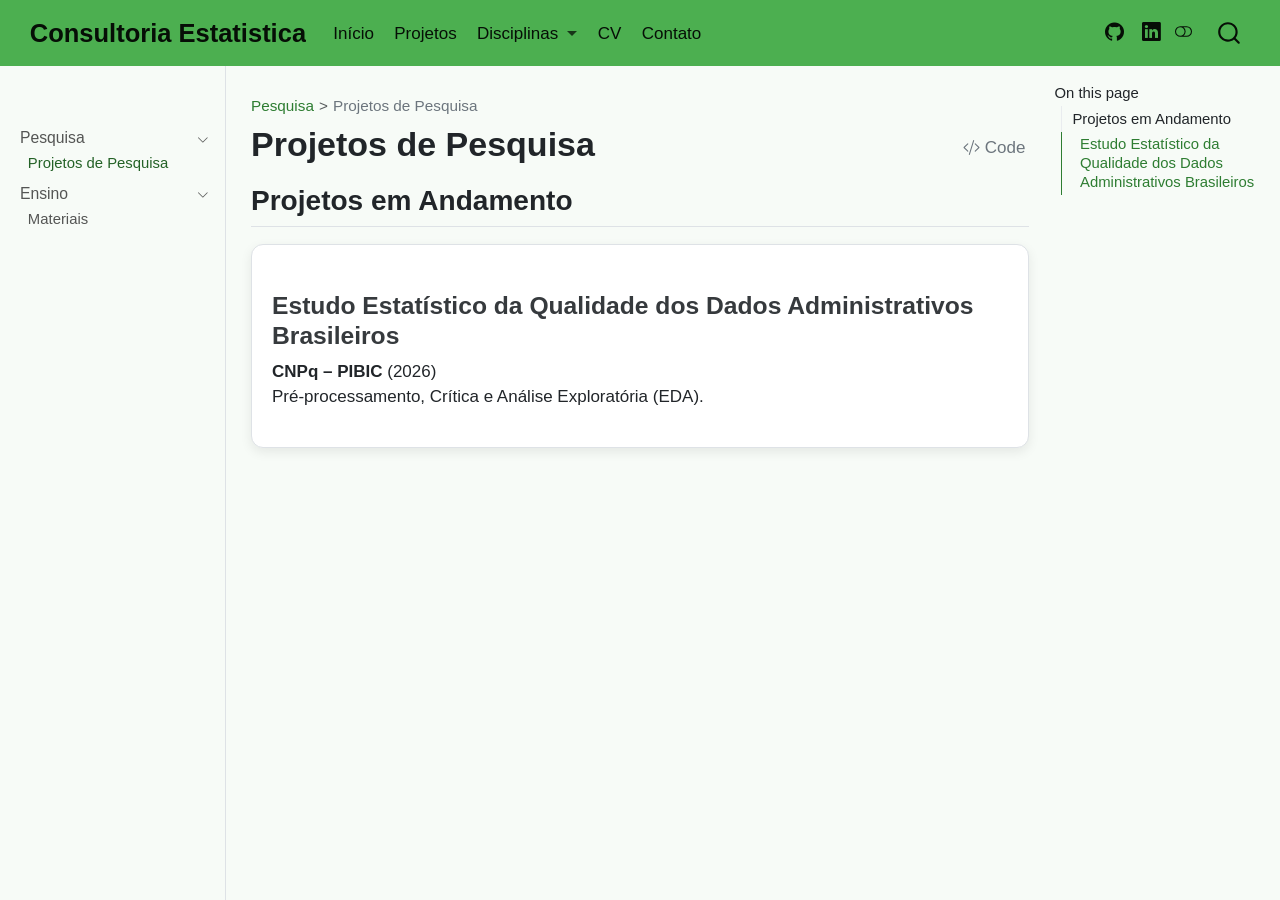
<file: docs/projects.html>
<!DOCTYPE html>
<html xmlns="http://www.w3.org/1999/xhtml" lang="en" xml:lang="en"><head>

<meta charset="utf-8">
<meta name="generator" content="quarto-1.9.38">

<meta name="viewport" content="width=device-width, initial-scale=1.0, user-scalable=yes">


<title>Projetos de Pesquisa – Consultoria Estatistica</title>
<style>
/* Default styles provided by pandoc.
** See https://pandoc.org/MANUAL.html#variables-for-html for config info.
*/
code{white-space: pre-wrap;}
span.smallcaps{font-variant: small-caps;}
div.columns{display: flex; gap: min(4vw, 1.5em);}
div.column{flex: auto; overflow-x: auto;}
div.hanging-indent{margin-left: 1.5em; text-indent: -1.5em;}
ul.task-list{list-style: none;}
ul.task-list li input[type="checkbox"] {
  width: 0.8em;
  margin: 0 0.8em 0.2em -1em; /* quarto-specific, see https://github.com/quarto-dev/quarto-cli/issues/4556 */ 
  vertical-align: middle;
}
/* CSS for syntax highlighting */
html { -webkit-text-size-adjust: 100%; }
pre > code.sourceCode { white-space: pre; position: relative; }
pre > code.sourceCode > span { display: inline-block; line-height: 1.25; }
pre > code.sourceCode > span:empty { height: 1.2em; }
.sourceCode { overflow: visible; }
code.sourceCode > span { color: inherit; text-decoration: inherit; }
div.sourceCode { margin: 1em 0; }
pre.sourceCode { margin: 0; }
@media screen {
div.sourceCode { overflow: auto; }
}
@media print {
pre > code.sourceCode { white-space: pre-wrap; }
pre > code.sourceCode > span { text-indent: -5em; padding-left: 5em; }
}
pre.numberSource code
  { counter-reset: source-line 0; }
pre.numberSource code > span
  { position: relative; left: -4em; counter-increment: source-line; }
pre.numberSource code > span > a:first-child::before
  { content: counter(source-line);
    position: relative; left: -1em; text-align: right; vertical-align: baseline;
    border: none; display: inline-block;
    -webkit-touch-callout: none; -webkit-user-select: none;
    -khtml-user-select: none; -moz-user-select: none;
    -ms-user-select: none; user-select: none;
    padding: 0 4px; width: 4em;
  }
pre.numberSource { margin-left: 3em;  padding-left: 4px; }
div.sourceCode
  {   }
@media screen {
pre > code.sourceCode > span > a:first-child::before { text-decoration: underline; }
}
</style>


<script src="site_libs/quarto-nav/quarto-nav.js"></script>
<script src="site_libs/quarto-nav/headroom.min.js"></script>
<script src="site_libs/clipboard/clipboard.min.js"></script>
<script src="site_libs/quarto-search/autocomplete.umd.js"></script>
<script src="site_libs/quarto-search/fuse.min.js"></script>
<script src="site_libs/quarto-search/quarto-search.js"></script>
<meta name="quarto:offset" content="./">
<script src="site_libs/quarto-html/quarto.js" type="module"></script>
<script src="site_libs/quarto-html/tabsets/tabsets.js" type="module"></script>
<script src="site_libs/quarto-html/popper.min.js"></script>
<script src="site_libs/quarto-html/tippy.umd.min.js"></script>
<script src="site_libs/quarto-html/anchor.min.js"></script>
<link href="site_libs/quarto-html/tippy.css" rel="stylesheet">
<link href="site_libs/quarto-html/quarto-syntax-highlighting-15634bcf2e68342d4ad2dfa704d543f6.css" rel="stylesheet" class="quarto-color-scheme" id="quarto-text-highlighting-styles">
<link href="site_libs/quarto-html/quarto-syntax-highlighting-dark-0a6b7249c26820e032cb0bd839ff02b1.css" rel="stylesheet" class="quarto-color-scheme quarto-color-alternate" id="quarto-text-highlighting-styles">
<link href="site_libs/quarto-html/quarto-syntax-highlighting-15634bcf2e68342d4ad2dfa704d543f6.css" rel="stylesheet" class="quarto-color-scheme-extra" id="quarto-text-highlighting-styles">
<script src="site_libs/bootstrap/bootstrap.min.js"></script>
<link href="site_libs/bootstrap/bootstrap-icons.css" rel="stylesheet">
<link href="site_libs/bootstrap/bootstrap-4208629c28f4e93f39caa917b28e24e5.min.css" rel="stylesheet" append-hash="true" class="quarto-color-scheme" id="quarto-bootstrap" data-mode="light">
<link href="site_libs/bootstrap/bootstrap-dark-556bbeb7b75418417316428a6771fe1e.min.css" rel="stylesheet" append-hash="true" class="quarto-color-scheme quarto-color-alternate" id="quarto-bootstrap" data-mode="light">
<link href="site_libs/bootstrap/bootstrap-4208629c28f4e93f39caa917b28e24e5.min.css" rel="stylesheet" append-hash="true" class="quarto-color-scheme-extra" id="quarto-bootstrap" data-mode="light">
<script id="quarto-search-options" type="application/json">{
  "location": "navbar",
  "copy-button": false,
  "collapse-after": 3,
  "panel-placement": "end",
  "type": "overlay",
  "limit": 50,
  "keyboard-shortcut": [
    "f",
    "/",
    "s"
  ],
  "show-item-context": false,
  "language": {
    "search-no-results-text": "No results",
    "search-matching-documents-text": "matching documents",
    "search-copy-link-title": "Copy link to search",
    "search-hide-matches-text": "Hide additional matches",
    "search-more-match-text": "more match in this document",
    "search-more-matches-text": "more matches in this document",
    "search-clear-button-title": "Clear",
    "search-text-placeholder": "",
    "search-detached-cancel-button-title": "Cancel",
    "search-submit-button-title": "Submit",
    "search-label": "Search"
  }
}</script>


<link rel="stylesheet" href="styles.css">
</head>

<body class="nav-sidebar docked nav-fixed quarto-light"><script id="quarto-html-before-body" type="application/javascript">
    const toggleBodyColorMode = (bsSheetEl) => {
      const mode = bsSheetEl.getAttribute("data-mode");
      const bodyEl = window.document.querySelector("body");
      if (mode === "dark") {
        bodyEl.classList.add("quarto-dark");
        bodyEl.classList.remove("quarto-light");
      } else {
        bodyEl.classList.add("quarto-light");
        bodyEl.classList.remove("quarto-dark");
      }
    }
    const toggleBodyColorPrimary = () => {
      const bsSheetEl = window.document.querySelector("link#quarto-bootstrap:not([rel=disabled-stylesheet])");
      if (bsSheetEl) {
        toggleBodyColorMode(bsSheetEl);
      }
    }
    const setColorSchemeToggle = (alternate) => {
      const toggles = window.document.querySelectorAll('.quarto-color-scheme-toggle');
      for (let i=0; i < toggles.length; i++) {
        const toggle = toggles[i];
        if (toggle) {
          if (alternate) {
            toggle.classList.add("alternate");
          } else {
            toggle.classList.remove("alternate");
          }
        }
      }
    };
    const toggleColorMode = (alternate) => {
      // Switch the stylesheets
      const primaryStylesheets = window.document.querySelectorAll('link.quarto-color-scheme:not(.quarto-color-alternate)');
      const alternateStylesheets = window.document.querySelectorAll('link.quarto-color-scheme.quarto-color-alternate');
      manageTransitions('#quarto-margin-sidebar .nav-link', false);
      if (alternate) {
        // note: dark is layered on light, we don't disable primary!
        enableStylesheet(alternateStylesheets);
        for (const sheetNode of alternateStylesheets) {
          if (sheetNode.id === "quarto-bootstrap") {
            toggleBodyColorMode(sheetNode);
          }
        }
      } else {
        disableStylesheet(alternateStylesheets);
        enableStylesheet(primaryStylesheets)
        toggleBodyColorPrimary();
      }
      manageTransitions('#quarto-margin-sidebar .nav-link', true);
      // Switch the toggles
      setColorSchemeToggle(alternate)
      // Hack to workaround the fact that safari doesn't
      // properly recolor the scrollbar when toggling (#1455)
      if (navigator.userAgent.indexOf('Safari') > 0 && navigator.userAgent.indexOf('Chrome') == -1) {
        manageTransitions("body", false);
        window.scrollTo(0, 1);
        setTimeout(() => {
          window.scrollTo(0, 0);
          manageTransitions("body", true);
        }, 40);
      }
    }
    const disableStylesheet = (stylesheets) => {
      for (let i=0; i < stylesheets.length; i++) {
        const stylesheet = stylesheets[i];
        stylesheet.rel = 'disabled-stylesheet';
      }
    }
    const enableStylesheet = (stylesheets) => {
      for (let i=0; i < stylesheets.length; i++) {
        const stylesheet = stylesheets[i];
        if(stylesheet.rel !== 'stylesheet') { // for Chrome, which will still FOUC without this check
          stylesheet.rel = 'stylesheet';
        }
      }
    }
    const manageTransitions = (selector, allowTransitions) => {
      const els = window.document.querySelectorAll(selector);
      for (let i=0; i < els.length; i++) {
        const el = els[i];
        if (allowTransitions) {
          el.classList.remove('notransition');
        } else {
          el.classList.add('notransition');
        }
      }
    }
    const isFileUrl = () => {
      return window.location.protocol === 'file:';
    }
    const hasAlternateSentinel = () => {
      let styleSentinel = getColorSchemeSentinel();
      if (styleSentinel !== null) {
        return styleSentinel === "alternate";
      } else {
        return false;
      }
    }
    const setStyleSentinel = (alternate) => {
      const value = alternate ? "alternate" : "default";
      if (!isFileUrl()) {
        window.localStorage.setItem("quarto-color-scheme", value);
      } else {
        localAlternateSentinel = value;
      }
    }
    const getColorSchemeSentinel = () => {
      if (!isFileUrl()) {
        const storageValue = window.localStorage.getItem("quarto-color-scheme");
        return storageValue != null ? storageValue : localAlternateSentinel;
      } else {
        return localAlternateSentinel;
      }
    }
    const toggleGiscusIfUsed = (isAlternate, darkModeDefault) => {
      const baseTheme = document.querySelector('#giscus-base-theme')?.value ?? 'light';
      const alternateTheme = document.querySelector('#giscus-alt-theme')?.value ?? 'dark';
      let newTheme = '';
      if(authorPrefersDark) {
        newTheme = isAlternate ? baseTheme : alternateTheme;
      } else {
        newTheme = isAlternate ? alternateTheme : baseTheme;
      }
      const changeGiscusTheme = () => {
        // From: https://github.com/giscus/giscus/issues/336
        const sendMessage = (message) => {
          const iframe = document.querySelector('iframe.giscus-frame');
          if (!iframe) return;
          iframe.contentWindow.postMessage({ giscus: message }, 'https://giscus.app');
        }
        sendMessage({
          setConfig: {
            theme: newTheme
          }
        });
      }
      const isGiscussLoaded = window.document.querySelector('iframe.giscus-frame') !== null;
      if (isGiscussLoaded) {
        changeGiscusTheme();
      }
    };
    const authorPrefersDark = false;
    const darkModeDefault = authorPrefersDark;
      document.querySelector('link#quarto-text-highlighting-styles.quarto-color-scheme-extra').rel = 'disabled-stylesheet';
      document.querySelector('link#quarto-bootstrap.quarto-color-scheme-extra').rel = 'disabled-stylesheet';
    let localAlternateSentinel = darkModeDefault ? 'alternate' : 'default';
    // Dark / light mode switch
    window.quartoToggleColorScheme = () => {
      // Read the current dark / light value
      let toAlternate = !hasAlternateSentinel();
      toggleColorMode(toAlternate);
      setStyleSentinel(toAlternate);
      toggleGiscusIfUsed(toAlternate, darkModeDefault);
      window.dispatchEvent(new Event('resize'));
    };
    // Switch to dark mode if need be
    if (hasAlternateSentinel()) {
      toggleColorMode(true);
    } else {
      toggleColorMode(false);
    }
  </script>

<div id="quarto-search-results"></div>
  <header id="quarto-header" class="headroom fixed-top">
    <nav class="navbar navbar-expand-lg " data-bs-theme="dark">
      <div class="navbar-container container-fluid">
      <div class="navbar-brand-container mx-auto">
    <a class="navbar-brand" href="./index.html">
    <span class="navbar-title">Consultoria Estatistica</span>
    </a>
  </div>
            <div id="quarto-search" class="" title="Search"></div>
          <button class="navbar-toggler" type="button" data-bs-toggle="collapse" data-bs-target="#navbarCollapse" aria-controls="navbarCollapse" role="menu" aria-expanded="false" aria-label="Toggle navigation" onclick="if (window.quartoToggleHeadroom) { window.quartoToggleHeadroom(); }">
  <span class="navbar-toggler-icon"></span>
</button>
          <div class="collapse navbar-collapse" id="navbarCollapse">
            <ul class="navbar-nav navbar-nav-scroll me-auto">
  <li class="nav-item">
    <a class="nav-link" href="./index.html"> 
<span class="menu-text">Início</span></a>
  </li>  
  <li class="nav-item">
    <a class="nav-link active" href="./projects.html" aria-current="page"> 
<span class="menu-text">Projetos</span></a>
  </li>  
  <li class="nav-item dropdown ">
    <a class="nav-link dropdown-toggle" href="#" id="nav-menu-disciplinas" role="link" data-bs-toggle="dropdown" aria-expanded="false">
 <span class="menu-text">Disciplinas</span>
    </a>
    <ul class="dropdown-menu" aria-labelledby="nav-menu-disciplinas">    
        <li>
    <a class="dropdown-item" href="./dis_consultoria.html">
 <span class="dropdown-text">Consultoria Estatística</span></a>
  </li>  
    </ul>
  </li>
  <li class="nav-item">
    <a class="nav-link" href="./cv.pdf"> 
<span class="menu-text">CV</span></a>
  </li>  
  <li class="nav-item">
    <a class="nav-link" href="./contact.html"> 
<span class="menu-text">Contato</span></a>
  </li>  
</ul>
            <ul class="navbar-nav navbar-nav-scroll ms-auto">
  <li class="nav-item compact">
    <a class="nav-link" href="https://github.com/seu-usuario"> <i class="bi bi-github" role="img">
</i> 
<span class="menu-text"></span></a>
  </li>  
  <li class="nav-item compact">
    <a class="nav-link" href="https://www.linkedin.com/in/seu-usuario/"> <i class="bi bi-linkedin" role="img">
</i> 
<span class="menu-text"></span></a>
  </li>  
</ul>
          </div> <!-- /navcollapse -->
            <div class="quarto-navbar-tools">
  <a href="" class="quarto-color-scheme-toggle quarto-navigation-tool  px-1" onclick="window.quartoToggleColorScheme(); return false;" title="Toggle dark mode"><i class="bi"></i></a>
</div>
      </div> <!-- /container-fluid -->
    </nav>
  <nav class="quarto-secondary-nav">
    <div class="container-fluid d-flex">
      <button type="button" class="quarto-btn-toggle btn" data-bs-toggle="collapse" role="button" data-bs-target=".quarto-sidebar-collapse-item" aria-controls="quarto-sidebar" aria-expanded="false" aria-label="Toggle sidebar navigation" onclick="if (window.quartoToggleHeadroom) { window.quartoToggleHeadroom(); }">
        <i class="bi bi-layout-text-sidebar-reverse"></i>
      </button>
        <nav class="quarto-page-breadcrumbs" aria-label="breadcrumb"><ol class="breadcrumb"><li class="breadcrumb-item"><a href="./projects.html">Pesquisa</a></li><li class="breadcrumb-item"><a href="./projects.html">Projetos de Pesquisa</a></li></ol></nav>
        <a class="flex-grow-1" role="navigation" data-bs-toggle="collapse" data-bs-target=".quarto-sidebar-collapse-item" aria-controls="quarto-sidebar" aria-expanded="false" aria-label="Toggle sidebar navigation" onclick="if (window.quartoToggleHeadroom) { window.quartoToggleHeadroom(); }">      
        </a>
      <button type="button" class="btn quarto-search-button" aria-label="Search" onclick="window.quartoOpenSearch();">
        <i class="bi bi-search"></i>
      </button>
    </div>
  </nav>
</header>
<!-- content -->
<div id="quarto-content" class="quarto-container page-columns page-rows-contents page-layout-article page-navbar">
<!-- sidebar -->
  <nav id="quarto-sidebar" class="sidebar collapse collapse-horizontal quarto-sidebar-collapse-item sidebar-navigation docked overflow-auto">
        <div class="mt-2 flex-shrink-0 align-items-center">
        <div class="sidebar-search">
        <div id="quarto-search" class="" title="Search"></div>
        </div>
        </div>
    <div class="sidebar-menu-container"> 
    <ul class="list-unstyled mt-1">
        <li class="sidebar-item sidebar-item-section">
      <div class="sidebar-item-container"> 
            <a class="sidebar-item-text sidebar-link text-start" data-bs-toggle="collapse" data-bs-target="#quarto-sidebar-section-1" role="navigation" aria-expanded="true">
 <span class="menu-text">Pesquisa</span></a>
          <a class="sidebar-item-toggle text-start" data-bs-toggle="collapse" data-bs-target="#quarto-sidebar-section-1" role="navigation" aria-expanded="true" aria-label="Toggle section">
            <i class="bi bi-chevron-right ms-2"></i>
          </a> 
      </div>
      <ul id="quarto-sidebar-section-1" class="collapse list-unstyled sidebar-section depth1 show">  
          <li class="sidebar-item">
  <div class="sidebar-item-container"> 
  <a href="./projects.html" class="sidebar-item-text sidebar-link active">
 <span class="menu-text">Projetos de Pesquisa</span></a>
  </div>
</li>
      </ul>
  </li>
        <li class="sidebar-item sidebar-item-section">
      <div class="sidebar-item-container"> 
            <a class="sidebar-item-text sidebar-link text-start" data-bs-toggle="collapse" data-bs-target="#quarto-sidebar-section-2" role="navigation" aria-expanded="true">
 <span class="menu-text">Ensino</span></a>
          <a class="sidebar-item-toggle text-start" data-bs-toggle="collapse" data-bs-target="#quarto-sidebar-section-2" role="navigation" aria-expanded="true" aria-label="Toggle section">
            <i class="bi bi-chevron-right ms-2"></i>
          </a> 
      </div>
      <ul id="quarto-sidebar-section-2" class="collapse list-unstyled sidebar-section depth1 show">  
          <li class="sidebar-item">
  <div class="sidebar-item-container"> 
  <a href="./materials.html" class="sidebar-item-text sidebar-link">
 <span class="menu-text">Materiais</span></a>
  </div>
</li>
      </ul>
  </li>
    </ul>
    </div>
</nav>
<div id="quarto-sidebar-glass" class="quarto-sidebar-collapse-item" data-bs-toggle="collapse" data-bs-target=".quarto-sidebar-collapse-item"></div>
<!-- margin-sidebar -->
    <div id="quarto-margin-sidebar" class="sidebar margin-sidebar">
        <nav id="TOC" role="doc-toc" class="toc-active">
    <h2 id="toc-title">On this page</h2>
   
  <ul>
  <li><a href="#projetos-em-andamento" id="toc-projetos-em-andamento" class="nav-link active" data-scroll-target="#projetos-em-andamento">Projetos em Andamento</a>
  <ul class="collapse">
  <li><a href="#estudo-estatístico-da-qualidade-dos-dados-administrativos-brasileiros" id="toc-estudo-estatístico-da-qualidade-dos-dados-administrativos-brasileiros" class="nav-link" data-scroll-target="#estudo-estatístico-da-qualidade-dos-dados-administrativos-brasileiros">Estudo Estatístico da Qualidade dos Dados Administrativos Brasileiros</a></li>
  </ul></li>
  </ul>
</nav>
    </div>
<!-- main -->
<main class="content" id="quarto-document-content">


<header id="title-block-header" class="quarto-title-block default"><nav class="quarto-page-breadcrumbs quarto-title-breadcrumbs d-none d-lg-block" aria-label="breadcrumb"><ol class="breadcrumb"><li class="breadcrumb-item"><a href="./projects.html">Pesquisa</a></li><li class="breadcrumb-item"><a href="./projects.html">Projetos de Pesquisa</a></li></ol></nav>
<div class="quarto-title">
<div class="quarto-title-block"><div><h1 class="title">Projetos de Pesquisa</h1><button type="button" class="btn code-tools-button" id="quarto-code-tools-source"><i class="bi"></i> Code</button></div></div>
</div>



<div class="quarto-title-meta">

    
  
    
  </div>
  


</header>


<section id="projetos-em-andamento" class="level2">
<h2 class="anchored" data-anchor-id="projetos-em-andamento">Projetos em Andamento</h2>
<div class="project-grid">
<section id="estudo-estatístico-da-qualidade-dos-dados-administrativos-brasileiros" class="level3 project-card" onclick="window.location='projeto1.html'">
<h3 class="anchored" data-anchor-id="estudo-estatístico-da-qualidade-dos-dados-administrativos-brasileiros">Estudo Estatístico da Qualidade dos Dados Administrativos Brasileiros</h3>
<p><strong>CNPq – PIBIC</strong> (2026)<br>
Pré-processamento, Crítica e Análise Exploratória (EDA).</p>
</section>
</div>


<!-- -->

</section>

</main> <!-- /main -->
<script id="quarto-html-after-body" type="application/javascript">
  window.document.addEventListener("DOMContentLoaded", function (event) {
    // Ensure there is a toggle, if there isn't float one in the top right
    if (window.document.querySelector('.quarto-color-scheme-toggle') === null) {
      const a = window.document.createElement('a');
      a.classList.add('top-right');
      a.classList.add('quarto-color-scheme-toggle');
      a.href = "";
      a.onclick = function() { try { window.quartoToggleColorScheme(); } catch {} return false; };
      const i = window.document.createElement("i");
      i.classList.add('bi');
      a.appendChild(i);
      window.document.body.appendChild(a);
    }
    setColorSchemeToggle(hasAlternateSentinel())
    const icon = "";
    const anchorJS = new window.AnchorJS();
    anchorJS.options = {
      placement: 'right',
      icon: icon
    };
    anchorJS.add('.anchored');
    const isCodeAnnotation = (el) => {
      for (const clz of el.classList) {
        if (clz.startsWith('code-annotation-')) {                     
          return true;
        }
      }
      return false;
    }
    const onCopySuccess = function(e) {
      // button target
      const button = e.trigger;
      // don't keep focus
      button.blur();
      // flash "checked"
      button.classList.add('code-copy-button-checked');
      var currentTitle = button.getAttribute("title");
      button.setAttribute("title", "Copied!");
      let tooltip;
      if (window.bootstrap) {
        button.setAttribute("data-bs-toggle", "tooltip");
        button.setAttribute("data-bs-placement", "left");
        button.setAttribute("data-bs-title", "Copied!");
        tooltip = new bootstrap.Tooltip(button, 
          { trigger: "manual", 
            customClass: "code-copy-button-tooltip",
            offset: [0, -8]});
        tooltip.show();    
      }
      setTimeout(function() {
        if (tooltip) {
          tooltip.hide();
          button.removeAttribute("data-bs-title");
          button.removeAttribute("data-bs-toggle");
          button.removeAttribute("data-bs-placement");
        }
        button.setAttribute("title", currentTitle);
        button.classList.remove('code-copy-button-checked');
      }, 1000);
      // clear code selection
      e.clearSelection();
    }
    const getTextToCopy = function(trigger) {
      const outerScaffold = trigger.parentElement.cloneNode(true);
      const codeEl = outerScaffold.querySelector('code');
      for (const childEl of codeEl.children) {
        if (isCodeAnnotation(childEl)) {
          childEl.remove();
        }
      }
      return codeEl.innerText;
    }
    const clipboard = new window.ClipboardJS('.code-copy-button:not([data-in-quarto-modal])', {
      text: getTextToCopy
    });
    clipboard.on('success', onCopySuccess);
    if (window.document.getElementById('quarto-embedded-source-code-modal')) {
      const clipboardModal = new window.ClipboardJS('.code-copy-button[data-in-quarto-modal]', {
        text: getTextToCopy,
        container: window.document.getElementById('quarto-embedded-source-code-modal')
      });
      clipboardModal.on('success', onCopySuccess);
    }
    const viewSource = window.document.getElementById('quarto-view-source') ||
                       window.document.getElementById('quarto-code-tools-source');
    if (viewSource) {
      const sourceUrl = viewSource.getAttribute("data-quarto-source-url");
      viewSource.addEventListener("click", function(e) {
        if (sourceUrl) {
          // rstudio viewer pane
          if (/\bcapabilities=\b/.test(window.location)) {
            window.open(sourceUrl);
          } else {
            window.location.href = sourceUrl;
          }
        } else {
          const modal = new bootstrap.Modal(document.getElementById('quarto-embedded-source-code-modal'));
          modal.show();
        }
        return false;
      });
    }
    function toggleCodeHandler(show) {
      return function(e) {
        const detailsSrc = window.document.querySelectorAll(".cell > details > .sourceCode");
        for (let i=0; i<detailsSrc.length; i++) {
          const details = detailsSrc[i].parentElement;
          if (show) {
            details.open = true;
          } else {
            details.removeAttribute("open");
          }
        }
        const cellCodeDivs = window.document.querySelectorAll(".cell > .sourceCode");
        const fromCls = show ? "hidden" : "unhidden";
        const toCls = show ? "unhidden" : "hidden";
        for (let i=0; i<cellCodeDivs.length; i++) {
          const codeDiv = cellCodeDivs[i];
          if (codeDiv.classList.contains(fromCls)) {
            codeDiv.classList.remove(fromCls);
            codeDiv.classList.add(toCls);
          } 
        }
        return false;
      }
    }
    const hideAllCode = window.document.getElementById("quarto-hide-all-code");
    if (hideAllCode) {
      hideAllCode.addEventListener("click", toggleCodeHandler(false));
    }
    const showAllCode = window.document.getElementById("quarto-show-all-code");
    if (showAllCode) {
      showAllCode.addEventListener("click", toggleCodeHandler(true));
    }
      var localhostRegex = new RegExp(/^(?:http|https):\/\/localhost\:?[0-9]*\//);
      var mailtoRegex = new RegExp(/^mailto:/);
        var filterRegex = new RegExp('/' + window.location.host + '/');
      var isInternal = (href) => {
          return filterRegex.test(href) || localhostRegex.test(href) || mailtoRegex.test(href);
      }
      // Inspect non-navigation links and adorn them if external
     var links = window.document.querySelectorAll('a[href]:not(.nav-link):not(.navbar-brand):not(.toc-action):not(.sidebar-link):not(.sidebar-item-toggle):not(.pagination-link):not(.no-external):not([aria-hidden]):not(.dropdown-item):not(.quarto-navigation-tool):not(.about-link)');
      for (var i=0; i<links.length; i++) {
        const link = links[i];
        if (!isInternal(link.href)) {
          // undo the damage that might have been done by quarto-nav.js in the case of
          // links that we want to consider external
          if (link.dataset.originalHref !== undefined) {
            link.href = link.dataset.originalHref;
          }
        }
      }
    function tippyHover(el, contentFn, onTriggerFn, onUntriggerFn) {
      const config = {
        allowHTML: true,
        maxWidth: 500,
        delay: 100,
        arrow: false,
        appendTo: function(el) {
            return el.parentElement;
        },
        interactive: true,
        interactiveBorder: 10,
        theme: 'quarto',
        placement: 'bottom-start',
      };
      if (contentFn) {
        config.content = contentFn;
      }
      if (onTriggerFn) {
        config.onTrigger = onTriggerFn;
      }
      if (onUntriggerFn) {
        config.onUntrigger = onUntriggerFn;
      }
      window.tippy(el, config); 
    }
    const noterefs = window.document.querySelectorAll('a[role="doc-noteref"]');
    for (var i=0; i<noterefs.length; i++) {
      const ref = noterefs[i];
      tippyHover(ref, function() {
        // use id or data attribute instead here
        let href = ref.getAttribute('data-footnote-href') || ref.getAttribute('href');
        try { href = new URL(href).hash; } catch {}
        const id = href.replace(/^#\/?/, "");
        const note = window.document.getElementById(id);
        if (note) {
          return note.innerHTML;
        } else {
          return "";
        }
      });
    }
    const xrefs = window.document.querySelectorAll('a.quarto-xref');
    const processXRef = (id, note) => {
      // Strip column container classes
      const stripColumnClz = (el) => {
        el.classList.remove("page-full", "page-columns");
        if (el.children) {
          for (const child of el.children) {
            stripColumnClz(child);
          }
        }
      }
      stripColumnClz(note)
      if (id === null || id.startsWith('sec-')) {
        // Special case sections, only their first couple elements
        const container = document.createElement("div");
        if (note.children && note.children.length > 2) {
          container.appendChild(note.children[0].cloneNode(true));
          for (let i = 1; i < note.children.length; i++) {
            const child = note.children[i];
            if (child.tagName === "P" && child.innerText === "") {
              continue;
            } else {
              container.appendChild(child.cloneNode(true));
              break;
            }
          }
          if (window.Quarto?.typesetMath) {
            window.Quarto.typesetMath(container);
          }
          return container.innerHTML
        } else {
          if (window.Quarto?.typesetMath) {
            window.Quarto.typesetMath(note);
          }
          return note.innerHTML;
        }
      } else {
        // Remove any anchor links if they are present
        const anchorLink = note.querySelector('a.anchorjs-link');
        if (anchorLink) {
          anchorLink.remove();
        }
        if (window.Quarto?.typesetMath) {
          window.Quarto.typesetMath(note);
        }
        if (note.classList.contains("callout")) {
          return note.outerHTML;
        } else {
          return note.innerHTML;
        }
      }
    }
    for (var i=0; i<xrefs.length; i++) {
      const xref = xrefs[i];
      tippyHover(xref, undefined, function(instance) {
        instance.disable();
        let url = xref.getAttribute('href');
        let hash = undefined; 
        if (url.startsWith('#')) {
          hash = url;
        } else {
          try { hash = new URL(url).hash; } catch {}
        }
        if (hash) {
          const id = hash.replace(/^#\/?/, "");
          const note = window.document.getElementById(id);
          if (note !== null) {
            try {
              const html = processXRef(id, note.cloneNode(true));
              instance.setContent(html);
            } finally {
              instance.enable();
              instance.show();
            }
          } else {
            // See if we can fetch this
            fetch(url.split('#')[0])
            .then(res => res.text())
            .then(html => {
              const parser = new DOMParser();
              const htmlDoc = parser.parseFromString(html, "text/html");
              const note = htmlDoc.getElementById(id);
              if (note !== null) {
                const html = processXRef(id, note);
                instance.setContent(html);
              } 
            }).finally(() => {
              instance.enable();
              instance.show();
            });
          }
        } else {
          // See if we can fetch a full url (with no hash to target)
          // This is a special case and we should probably do some content thinning / targeting
          fetch(url)
          .then(res => res.text())
          .then(html => {
            const parser = new DOMParser();
            const htmlDoc = parser.parseFromString(html, "text/html");
            const note = htmlDoc.querySelector('main.content');
            if (note !== null) {
              // This should only happen for chapter cross references
              // (since there is no id in the URL)
              // remove the first header
              if (note.children.length > 0 && note.children[0].tagName === "HEADER") {
                note.children[0].remove();
              }
              const html = processXRef(null, note);
              instance.setContent(html);
            } 
          }).finally(() => {
            instance.enable();
            instance.show();
          });
        }
      }, function(instance) {
      });
    }
        let selectedAnnoteEl;
        const selectorForAnnotation = ( cell, annotation) => {
          let cellAttr = 'data-code-cell="' + cell + '"';
          let lineAttr = 'data-code-annotation="' +  annotation + '"';
          const selector = 'span[' + cellAttr + '][' + lineAttr + ']';
          return selector;
        }
        const selectCodeLines = (annoteEl) => {
          const doc = window.document;
          const targetCell = annoteEl.getAttribute("data-target-cell");
          const targetAnnotation = annoteEl.getAttribute("data-target-annotation");
          const annoteSpan = window.document.querySelector(selectorForAnnotation(targetCell, targetAnnotation));
          const lines = annoteSpan.getAttribute("data-code-lines").split(",");
          const lineIds = lines.map((line) => {
            return targetCell + "-" + line;
          })
          let top = null;
          let height = null;
          let parent = null;
          if (lineIds.length > 0) {
              //compute the position of the single el (top and bottom and make a div)
              const el = window.document.getElementById(lineIds[0]);
              top = el.offsetTop;
              height = el.offsetHeight;
              parent = el.parentElement.parentElement;
            if (lineIds.length > 1) {
              const lastEl = window.document.getElementById(lineIds[lineIds.length - 1]);
              const bottom = lastEl.offsetTop + lastEl.offsetHeight;
              height = bottom - top;
            }
            if (top !== null && height !== null && parent !== null) {
              // cook up a div (if necessary) and position it 
              let div = window.document.getElementById("code-annotation-line-highlight");
              if (div === null) {
                div = window.document.createElement("div");
                div.setAttribute("id", "code-annotation-line-highlight");
                div.style.position = 'absolute';
                parent.appendChild(div);
              }
              div.style.top = top - 2 + "px";
              div.style.height = height + 4 + "px";
              div.style.left = 0;
              let gutterDiv = window.document.getElementById("code-annotation-line-highlight-gutter");
              if (gutterDiv === null) {
                gutterDiv = window.document.createElement("div");
                gutterDiv.setAttribute("id", "code-annotation-line-highlight-gutter");
                gutterDiv.style.position = 'absolute';
                const codeCell = window.document.getElementById(targetCell);
                const gutter = codeCell.querySelector('.code-annotation-gutter');
                gutter.appendChild(gutterDiv);
              }
              gutterDiv.style.top = top - 2 + "px";
              gutterDiv.style.height = height + 4 + "px";
            }
            selectedAnnoteEl = annoteEl;
          }
        };
        const unselectCodeLines = () => {
          const elementsIds = ["code-annotation-line-highlight", "code-annotation-line-highlight-gutter"];
          elementsIds.forEach((elId) => {
            const div = window.document.getElementById(elId);
            if (div) {
              div.remove();
            }
          });
          selectedAnnoteEl = undefined;
        };
          // Handle positioning of the toggle
      window.addEventListener(
        "resize",
        throttle(() => {
          elRect = undefined;
          if (selectedAnnoteEl) {
            selectCodeLines(selectedAnnoteEl);
          }
        }, 10)
      );
      function throttle(fn, ms) {
      let throttle = false;
      let timer;
        return (...args) => {
          if(!throttle) { // first call gets through
              fn.apply(this, args);
              throttle = true;
          } else { // all the others get throttled
              if(timer) clearTimeout(timer); // cancel #2
              timer = setTimeout(() => {
                fn.apply(this, args);
                timer = throttle = false;
              }, ms);
          }
        };
      }
        // Attach click handler to the DT
        const annoteDls = window.document.querySelectorAll('dt[data-target-cell]');
        for (const annoteDlNode of annoteDls) {
          annoteDlNode.addEventListener('click', (event) => {
            const clickedEl = event.target;
            if (clickedEl !== selectedAnnoteEl) {
              unselectCodeLines();
              const activeEl = window.document.querySelector('dt[data-target-cell].code-annotation-active');
              if (activeEl) {
                activeEl.classList.remove('code-annotation-active');
              }
              selectCodeLines(clickedEl);
              clickedEl.classList.add('code-annotation-active');
            } else {
              // Unselect the line
              unselectCodeLines();
              clickedEl.classList.remove('code-annotation-active');
            }
          });
        }
    const findCites = (el) => {
      const parentEl = el.parentElement;
      if (parentEl) {
        const cites = parentEl.dataset.cites;
        if (cites) {
          return {
            el,
            cites: cites.split(' ')
          };
        } else {
          return findCites(el.parentElement)
        }
      } else {
        return undefined;
      }
    };
    var bibliorefs = window.document.querySelectorAll('a[role="doc-biblioref"]');
    for (var i=0; i<bibliorefs.length; i++) {
      const ref = bibliorefs[i];
      const citeInfo = findCites(ref);
      if (citeInfo) {
        tippyHover(citeInfo.el, function() {
          var popup = window.document.createElement('div');
          citeInfo.cites.forEach(function(cite) {
            var citeDiv = window.document.createElement('div');
            citeDiv.classList.add('hanging-indent');
            citeDiv.classList.add('csl-entry');
            var biblioDiv = window.document.getElementById('ref-' + cite);
            if (biblioDiv) {
              citeDiv.innerHTML = biblioDiv.innerHTML;
            }
            popup.appendChild(citeDiv);
          });
          return popup.innerHTML;
        });
      }
    }
  });
  </script><div class="modal fade" id="quarto-embedded-source-code-modal" tabindex="-1" aria-labelledby="quarto-embedded-source-code-modal-label" aria-hidden="true"><div class="modal-dialog modal-dialog-scrollable"><div class="modal-content"><div class="modal-header"><h5 class="modal-title" id="quarto-embedded-source-code-modal-label">Source Code</h5><button class="btn-close" data-bs-dismiss="modal"></button></div><div class="modal-body"><div class="">
<div class="code-copy-outer-scaffold"><div class="sourceCode" id="cb1" data-shortcodes="false"><pre class="sourceCode markdown code-with-copy"><code class="sourceCode markdown"><span id="cb1-1"><a href="#cb1-1" aria-hidden="true" tabindex="-1"></a><span class="co">---</span></span>
<span id="cb1-2"><a href="#cb1-2" aria-hidden="true" tabindex="-1"></a><span class="an">title:</span><span class="co"> "Projetos de Pesquisa"</span></span>
<span id="cb1-3"><a href="#cb1-3" aria-hidden="true" tabindex="-1"></a><span class="an">format:</span></span>
<span id="cb1-4"><a href="#cb1-4" aria-hidden="true" tabindex="-1"></a><span class="co">  html:</span></span>
<span id="cb1-5"><a href="#cb1-5" aria-hidden="true" tabindex="-1"></a><span class="co">    css: styles.css</span></span>
<span id="cb1-6"><a href="#cb1-6" aria-hidden="true" tabindex="-1"></a><span class="co">---</span></span>
<span id="cb1-7"><a href="#cb1-7" aria-hidden="true" tabindex="-1"></a></span>
<span id="cb1-8"><a href="#cb1-8" aria-hidden="true" tabindex="-1"></a></span>
<span id="cb1-9"><a href="#cb1-9" aria-hidden="true" tabindex="-1"></a><span class="fu">## Projetos em Andamento</span></span>
<span id="cb1-10"><a href="#cb1-10" aria-hidden="true" tabindex="-1"></a></span>
<span id="cb1-11"><a href="#cb1-11" aria-hidden="true" tabindex="-1"></a>::: {.project-grid}</span>
<span id="cb1-12"><a href="#cb1-12" aria-hidden="true" tabindex="-1"></a></span>
<span id="cb1-13"><a href="#cb1-13" aria-hidden="true" tabindex="-1"></a>::: {.project-card onclick="window.location='projeto1.html'"}</span>
<span id="cb1-14"><a href="#cb1-14" aria-hidden="true" tabindex="-1"></a><span class="fu">### Estudo Estatístico da Qualidade dos Dados Administrativos Brasileiros</span></span>
<span id="cb1-15"><a href="#cb1-15" aria-hidden="true" tabindex="-1"></a>**CNPq – PIBIC** (2026)  </span>
<span id="cb1-16"><a href="#cb1-16" aria-hidden="true" tabindex="-1"></a>Pré-processamento,  Crítica e Análise Exploratória (EDA).</span>
<span id="cb1-17"><a href="#cb1-17" aria-hidden="true" tabindex="-1"></a>:::</span>
<span id="cb1-18"><a href="#cb1-18" aria-hidden="true" tabindex="-1"></a></span>
<span id="cb1-19"><a href="#cb1-19" aria-hidden="true" tabindex="-1"></a></span>
<span id="cb1-20"><a href="#cb1-20" aria-hidden="true" tabindex="-1"></a></span>
<span id="cb1-21"><a href="#cb1-21" aria-hidden="true" tabindex="-1"></a>:::</span>
<span id="cb1-22"><a href="#cb1-22" aria-hidden="true" tabindex="-1"></a></span></code></pre></div><button title="Copy to Clipboard" class="code-copy-button" data-in-quarto-modal=""><i class="bi"></i></button></div>
</div></div></div></div></div>
</div> <!-- /content -->




</body></html>
</file>
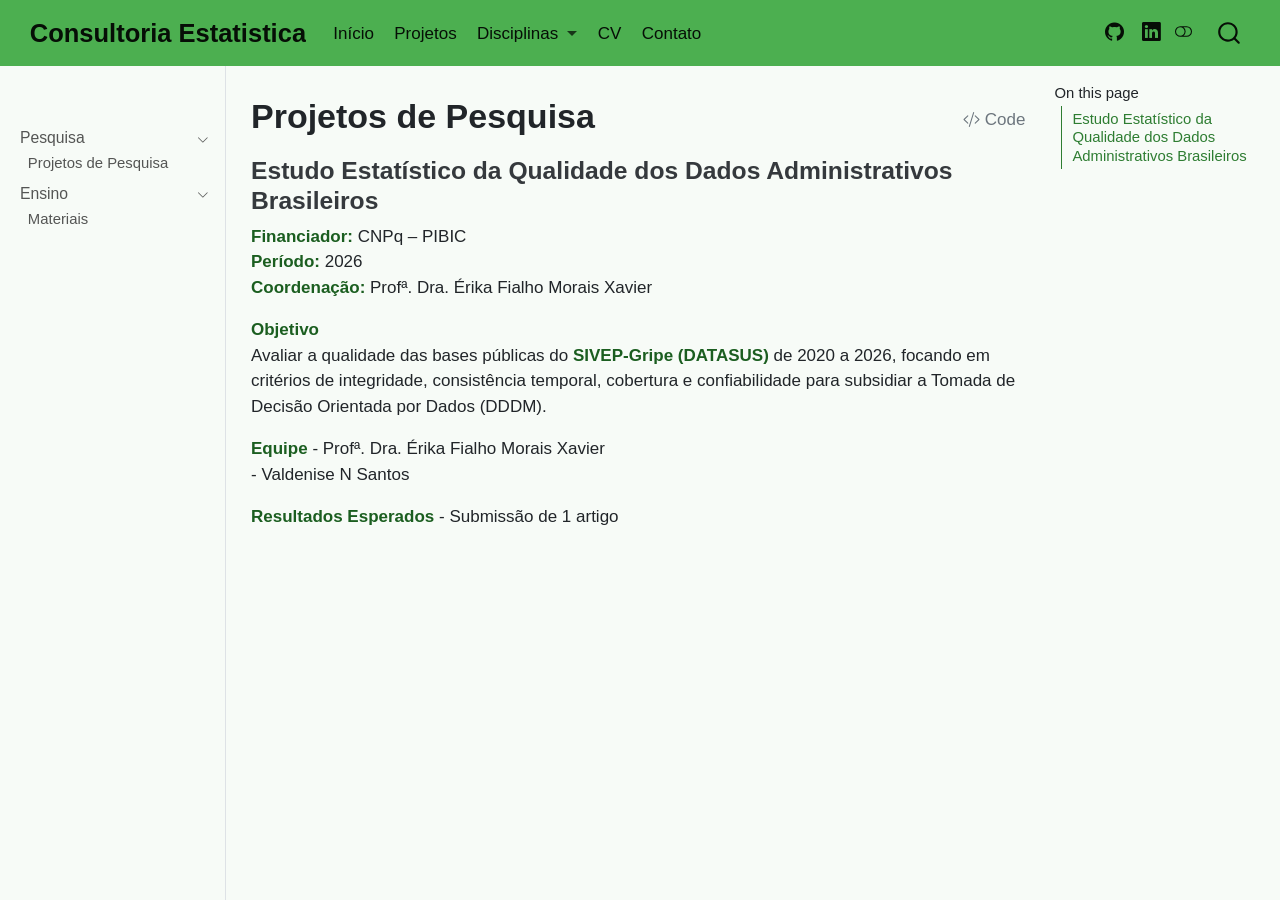
<file: docs/projeto1.html>
<!DOCTYPE html>
<html xmlns="http://www.w3.org/1999/xhtml" lang="en" xml:lang="en"><head>

<meta charset="utf-8">
<meta name="generator" content="quarto-1.9.38">

<meta name="viewport" content="width=device-width, initial-scale=1.0, user-scalable=yes">


<title>Projetos de Pesquisa – Consultoria Estatistica</title>
<style>
/* Default styles provided by pandoc.
** See https://pandoc.org/MANUAL.html#variables-for-html for config info.
*/
code{white-space: pre-wrap;}
span.smallcaps{font-variant: small-caps;}
div.columns{display: flex; gap: min(4vw, 1.5em);}
div.column{flex: auto; overflow-x: auto;}
div.hanging-indent{margin-left: 1.5em; text-indent: -1.5em;}
ul.task-list{list-style: none;}
ul.task-list li input[type="checkbox"] {
  width: 0.8em;
  margin: 0 0.8em 0.2em -1em; /* quarto-specific, see https://github.com/quarto-dev/quarto-cli/issues/4556 */ 
  vertical-align: middle;
}
/* CSS for syntax highlighting */
html { -webkit-text-size-adjust: 100%; }
pre > code.sourceCode { white-space: pre; position: relative; }
pre > code.sourceCode > span { display: inline-block; line-height: 1.25; }
pre > code.sourceCode > span:empty { height: 1.2em; }
.sourceCode { overflow: visible; }
code.sourceCode > span { color: inherit; text-decoration: inherit; }
div.sourceCode { margin: 1em 0; }
pre.sourceCode { margin: 0; }
@media screen {
div.sourceCode { overflow: auto; }
}
@media print {
pre > code.sourceCode { white-space: pre-wrap; }
pre > code.sourceCode > span { text-indent: -5em; padding-left: 5em; }
}
pre.numberSource code
  { counter-reset: source-line 0; }
pre.numberSource code > span
  { position: relative; left: -4em; counter-increment: source-line; }
pre.numberSource code > span > a:first-child::before
  { content: counter(source-line);
    position: relative; left: -1em; text-align: right; vertical-align: baseline;
    border: none; display: inline-block;
    -webkit-touch-callout: none; -webkit-user-select: none;
    -khtml-user-select: none; -moz-user-select: none;
    -ms-user-select: none; user-select: none;
    padding: 0 4px; width: 4em;
  }
pre.numberSource { margin-left: 3em;  padding-left: 4px; }
div.sourceCode
  {   }
@media screen {
pre > code.sourceCode > span > a:first-child::before { text-decoration: underline; }
}
</style>


<script src="site_libs/quarto-nav/quarto-nav.js"></script>
<script src="site_libs/quarto-nav/headroom.min.js"></script>
<script src="site_libs/clipboard/clipboard.min.js"></script>
<script src="site_libs/quarto-search/autocomplete.umd.js"></script>
<script src="site_libs/quarto-search/fuse.min.js"></script>
<script src="site_libs/quarto-search/quarto-search.js"></script>
<meta name="quarto:offset" content="./">
<script src="site_libs/quarto-html/quarto.js" type="module"></script>
<script src="site_libs/quarto-html/tabsets/tabsets.js" type="module"></script>
<script src="site_libs/quarto-html/popper.min.js"></script>
<script src="site_libs/quarto-html/tippy.umd.min.js"></script>
<script src="site_libs/quarto-html/anchor.min.js"></script>
<link href="site_libs/quarto-html/tippy.css" rel="stylesheet">
<link href="site_libs/quarto-html/quarto-syntax-highlighting-15634bcf2e68342d4ad2dfa704d543f6.css" rel="stylesheet" class="quarto-color-scheme" id="quarto-text-highlighting-styles">
<link href="site_libs/quarto-html/quarto-syntax-highlighting-dark-0a6b7249c26820e032cb0bd839ff02b1.css" rel="stylesheet" class="quarto-color-scheme quarto-color-alternate" id="quarto-text-highlighting-styles">
<link href="site_libs/quarto-html/quarto-syntax-highlighting-15634bcf2e68342d4ad2dfa704d543f6.css" rel="stylesheet" class="quarto-color-scheme-extra" id="quarto-text-highlighting-styles">
<script src="site_libs/bootstrap/bootstrap.min.js"></script>
<link href="site_libs/bootstrap/bootstrap-icons.css" rel="stylesheet">
<link href="site_libs/bootstrap/bootstrap-4208629c28f4e93f39caa917b28e24e5.min.css" rel="stylesheet" append-hash="true" class="quarto-color-scheme" id="quarto-bootstrap" data-mode="light">
<link href="site_libs/bootstrap/bootstrap-dark-556bbeb7b75418417316428a6771fe1e.min.css" rel="stylesheet" append-hash="true" class="quarto-color-scheme quarto-color-alternate" id="quarto-bootstrap" data-mode="light">
<link href="site_libs/bootstrap/bootstrap-4208629c28f4e93f39caa917b28e24e5.min.css" rel="stylesheet" append-hash="true" class="quarto-color-scheme-extra" id="quarto-bootstrap" data-mode="light">
<script id="quarto-search-options" type="application/json">{
  "location": "navbar",
  "copy-button": false,
  "collapse-after": 3,
  "panel-placement": "end",
  "type": "overlay",
  "limit": 50,
  "keyboard-shortcut": [
    "f",
    "/",
    "s"
  ],
  "show-item-context": false,
  "language": {
    "search-no-results-text": "No results",
    "search-matching-documents-text": "matching documents",
    "search-copy-link-title": "Copy link to search",
    "search-hide-matches-text": "Hide additional matches",
    "search-more-match-text": "more match in this document",
    "search-more-matches-text": "more matches in this document",
    "search-clear-button-title": "Clear",
    "search-text-placeholder": "",
    "search-detached-cancel-button-title": "Cancel",
    "search-submit-button-title": "Submit",
    "search-label": "Search"
  }
}</script>


<link rel="stylesheet" href="styles.css">
</head>

<body class="nav-sidebar docked nav-fixed quarto-light"><script id="quarto-html-before-body" type="application/javascript">
    const toggleBodyColorMode = (bsSheetEl) => {
      const mode = bsSheetEl.getAttribute("data-mode");
      const bodyEl = window.document.querySelector("body");
      if (mode === "dark") {
        bodyEl.classList.add("quarto-dark");
        bodyEl.classList.remove("quarto-light");
      } else {
        bodyEl.classList.add("quarto-light");
        bodyEl.classList.remove("quarto-dark");
      }
    }
    const toggleBodyColorPrimary = () => {
      const bsSheetEl = window.document.querySelector("link#quarto-bootstrap:not([rel=disabled-stylesheet])");
      if (bsSheetEl) {
        toggleBodyColorMode(bsSheetEl);
      }
    }
    const setColorSchemeToggle = (alternate) => {
      const toggles = window.document.querySelectorAll('.quarto-color-scheme-toggle');
      for (let i=0; i < toggles.length; i++) {
        const toggle = toggles[i];
        if (toggle) {
          if (alternate) {
            toggle.classList.add("alternate");
          } else {
            toggle.classList.remove("alternate");
          }
        }
      }
    };
    const toggleColorMode = (alternate) => {
      // Switch the stylesheets
      const primaryStylesheets = window.document.querySelectorAll('link.quarto-color-scheme:not(.quarto-color-alternate)');
      const alternateStylesheets = window.document.querySelectorAll('link.quarto-color-scheme.quarto-color-alternate');
      manageTransitions('#quarto-margin-sidebar .nav-link', false);
      if (alternate) {
        // note: dark is layered on light, we don't disable primary!
        enableStylesheet(alternateStylesheets);
        for (const sheetNode of alternateStylesheets) {
          if (sheetNode.id === "quarto-bootstrap") {
            toggleBodyColorMode(sheetNode);
          }
        }
      } else {
        disableStylesheet(alternateStylesheets);
        enableStylesheet(primaryStylesheets)
        toggleBodyColorPrimary();
      }
      manageTransitions('#quarto-margin-sidebar .nav-link', true);
      // Switch the toggles
      setColorSchemeToggle(alternate)
      // Hack to workaround the fact that safari doesn't
      // properly recolor the scrollbar when toggling (#1455)
      if (navigator.userAgent.indexOf('Safari') > 0 && navigator.userAgent.indexOf('Chrome') == -1) {
        manageTransitions("body", false);
        window.scrollTo(0, 1);
        setTimeout(() => {
          window.scrollTo(0, 0);
          manageTransitions("body", true);
        }, 40);
      }
    }
    const disableStylesheet = (stylesheets) => {
      for (let i=0; i < stylesheets.length; i++) {
        const stylesheet = stylesheets[i];
        stylesheet.rel = 'disabled-stylesheet';
      }
    }
    const enableStylesheet = (stylesheets) => {
      for (let i=0; i < stylesheets.length; i++) {
        const stylesheet = stylesheets[i];
        if(stylesheet.rel !== 'stylesheet') { // for Chrome, which will still FOUC without this check
          stylesheet.rel = 'stylesheet';
        }
      }
    }
    const manageTransitions = (selector, allowTransitions) => {
      const els = window.document.querySelectorAll(selector);
      for (let i=0; i < els.length; i++) {
        const el = els[i];
        if (allowTransitions) {
          el.classList.remove('notransition');
        } else {
          el.classList.add('notransition');
        }
      }
    }
    const isFileUrl = () => {
      return window.location.protocol === 'file:';
    }
    const hasAlternateSentinel = () => {
      let styleSentinel = getColorSchemeSentinel();
      if (styleSentinel !== null) {
        return styleSentinel === "alternate";
      } else {
        return false;
      }
    }
    const setStyleSentinel = (alternate) => {
      const value = alternate ? "alternate" : "default";
      if (!isFileUrl()) {
        window.localStorage.setItem("quarto-color-scheme", value);
      } else {
        localAlternateSentinel = value;
      }
    }
    const getColorSchemeSentinel = () => {
      if (!isFileUrl()) {
        const storageValue = window.localStorage.getItem("quarto-color-scheme");
        return storageValue != null ? storageValue : localAlternateSentinel;
      } else {
        return localAlternateSentinel;
      }
    }
    const toggleGiscusIfUsed = (isAlternate, darkModeDefault) => {
      const baseTheme = document.querySelector('#giscus-base-theme')?.value ?? 'light';
      const alternateTheme = document.querySelector('#giscus-alt-theme')?.value ?? 'dark';
      let newTheme = '';
      if(authorPrefersDark) {
        newTheme = isAlternate ? baseTheme : alternateTheme;
      } else {
        newTheme = isAlternate ? alternateTheme : baseTheme;
      }
      const changeGiscusTheme = () => {
        // From: https://github.com/giscus/giscus/issues/336
        const sendMessage = (message) => {
          const iframe = document.querySelector('iframe.giscus-frame');
          if (!iframe) return;
          iframe.contentWindow.postMessage({ giscus: message }, 'https://giscus.app');
        }
        sendMessage({
          setConfig: {
            theme: newTheme
          }
        });
      }
      const isGiscussLoaded = window.document.querySelector('iframe.giscus-frame') !== null;
      if (isGiscussLoaded) {
        changeGiscusTheme();
      }
    };
    const authorPrefersDark = false;
    const darkModeDefault = authorPrefersDark;
      document.querySelector('link#quarto-text-highlighting-styles.quarto-color-scheme-extra').rel = 'disabled-stylesheet';
      document.querySelector('link#quarto-bootstrap.quarto-color-scheme-extra').rel = 'disabled-stylesheet';
    let localAlternateSentinel = darkModeDefault ? 'alternate' : 'default';
    // Dark / light mode switch
    window.quartoToggleColorScheme = () => {
      // Read the current dark / light value
      let toAlternate = !hasAlternateSentinel();
      toggleColorMode(toAlternate);
      setStyleSentinel(toAlternate);
      toggleGiscusIfUsed(toAlternate, darkModeDefault);
      window.dispatchEvent(new Event('resize'));
    };
    // Switch to dark mode if need be
    if (hasAlternateSentinel()) {
      toggleColorMode(true);
    } else {
      toggleColorMode(false);
    }
  </script>

<div id="quarto-search-results"></div>
  <header id="quarto-header" class="headroom fixed-top">
    <nav class="navbar navbar-expand-lg " data-bs-theme="dark">
      <div class="navbar-container container-fluid">
      <div class="navbar-brand-container mx-auto">
    <a class="navbar-brand" href="./index.html">
    <span class="navbar-title">Consultoria Estatistica</span>
    </a>
  </div>
            <div id="quarto-search" class="" title="Search"></div>
          <button class="navbar-toggler" type="button" data-bs-toggle="collapse" data-bs-target="#navbarCollapse" aria-controls="navbarCollapse" role="menu" aria-expanded="false" aria-label="Toggle navigation" onclick="if (window.quartoToggleHeadroom) { window.quartoToggleHeadroom(); }">
  <span class="navbar-toggler-icon"></span>
</button>
          <div class="collapse navbar-collapse" id="navbarCollapse">
            <ul class="navbar-nav navbar-nav-scroll me-auto">
  <li class="nav-item">
    <a class="nav-link" href="./index.html"> 
<span class="menu-text">Início</span></a>
  </li>  
  <li class="nav-item">
    <a class="nav-link active" href="./projects.html" aria-current="page"> 
<span class="menu-text">Projetos</span></a>
  </li>  
  <li class="nav-item dropdown ">
    <a class="nav-link dropdown-toggle" href="#" id="nav-menu-disciplinas" role="link" data-bs-toggle="dropdown" aria-expanded="false">
 <span class="menu-text">Disciplinas</span>
    </a>
    <ul class="dropdown-menu" aria-labelledby="nav-menu-disciplinas">    
        <li>
    <a class="dropdown-item" href="./dis_consultoria.html">
 <span class="dropdown-text">Consultoria Estatística</span></a>
  </li>  
    </ul>
  </li>
  <li class="nav-item">
    <a class="nav-link" href="./cv.pdf"> 
<span class="menu-text">CV</span></a>
  </li>  
  <li class="nav-item">
    <a class="nav-link" href="./contact.html"> 
<span class="menu-text">Contato</span></a>
  </li>  
</ul>
            <ul class="navbar-nav navbar-nav-scroll ms-auto">
  <li class="nav-item compact">
    <a class="nav-link" href="https://github.com/seu-usuario"> <i class="bi bi-github" role="img">
</i> 
<span class="menu-text"></span></a>
  </li>  
  <li class="nav-item compact">
    <a class="nav-link" href="https://www.linkedin.com/in/seu-usuario/"> <i class="bi bi-linkedin" role="img">
</i> 
<span class="menu-text"></span></a>
  </li>  
</ul>
          </div> <!-- /navcollapse -->
            <div class="quarto-navbar-tools">
  <a href="" class="quarto-color-scheme-toggle quarto-navigation-tool  px-1" onclick="window.quartoToggleColorScheme(); return false;" title="Toggle dark mode"><i class="bi"></i></a>
</div>
      </div> <!-- /container-fluid -->
    </nav>
  <nav class="quarto-secondary-nav">
    <div class="container-fluid d-flex">
      <button type="button" class="quarto-btn-toggle btn" data-bs-toggle="collapse" role="button" data-bs-target=".quarto-sidebar-collapse-item" aria-controls="quarto-sidebar" aria-expanded="false" aria-label="Toggle sidebar navigation" onclick="if (window.quartoToggleHeadroom) { window.quartoToggleHeadroom(); }">
        <i class="bi bi-layout-text-sidebar-reverse"></i>
      </button>
        <nav class="quarto-page-breadcrumbs" aria-label="breadcrumb"><ol class="breadcrumb"><li class="breadcrumb-item">Projetos de Pesquisa</li></ol></nav>
        <a class="flex-grow-1" role="navigation" data-bs-toggle="collapse" data-bs-target=".quarto-sidebar-collapse-item" aria-controls="quarto-sidebar" aria-expanded="false" aria-label="Toggle sidebar navigation" onclick="if (window.quartoToggleHeadroom) { window.quartoToggleHeadroom(); }">      
        </a>
      <button type="button" class="btn quarto-search-button" aria-label="Search" onclick="window.quartoOpenSearch();">
        <i class="bi bi-search"></i>
      </button>
    </div>
  </nav>
</header>
<!-- content -->
<div id="quarto-content" class="quarto-container page-columns page-rows-contents page-layout-article page-navbar">
<!-- sidebar -->
  <nav id="quarto-sidebar" class="sidebar collapse collapse-horizontal quarto-sidebar-collapse-item sidebar-navigation docked overflow-auto">
        <div class="mt-2 flex-shrink-0 align-items-center">
        <div class="sidebar-search">
        <div id="quarto-search" class="" title="Search"></div>
        </div>
        </div>
    <div class="sidebar-menu-container"> 
    <ul class="list-unstyled mt-1">
        <li class="sidebar-item sidebar-item-section">
      <div class="sidebar-item-container"> 
            <a class="sidebar-item-text sidebar-link text-start" data-bs-toggle="collapse" data-bs-target="#quarto-sidebar-section-1" role="navigation" aria-expanded="true">
 <span class="menu-text">Pesquisa</span></a>
          <a class="sidebar-item-toggle text-start" data-bs-toggle="collapse" data-bs-target="#quarto-sidebar-section-1" role="navigation" aria-expanded="true" aria-label="Toggle section">
            <i class="bi bi-chevron-right ms-2"></i>
          </a> 
      </div>
      <ul id="quarto-sidebar-section-1" class="collapse list-unstyled sidebar-section depth1 show">  
          <li class="sidebar-item">
  <div class="sidebar-item-container"> 
  <a href="./projects.html" class="sidebar-item-text sidebar-link">
 <span class="menu-text">Projetos de Pesquisa</span></a>
  </div>
</li>
      </ul>
  </li>
        <li class="sidebar-item sidebar-item-section">
      <div class="sidebar-item-container"> 
            <a class="sidebar-item-text sidebar-link text-start" data-bs-toggle="collapse" data-bs-target="#quarto-sidebar-section-2" role="navigation" aria-expanded="true">
 <span class="menu-text">Ensino</span></a>
          <a class="sidebar-item-toggle text-start" data-bs-toggle="collapse" data-bs-target="#quarto-sidebar-section-2" role="navigation" aria-expanded="true" aria-label="Toggle section">
            <i class="bi bi-chevron-right ms-2"></i>
          </a> 
      </div>
      <ul id="quarto-sidebar-section-2" class="collapse list-unstyled sidebar-section depth1 show">  
          <li class="sidebar-item">
  <div class="sidebar-item-container"> 
  <a href="./materials.html" class="sidebar-item-text sidebar-link">
 <span class="menu-text">Materiais</span></a>
  </div>
</li>
      </ul>
  </li>
    </ul>
    </div>
</nav>
<div id="quarto-sidebar-glass" class="quarto-sidebar-collapse-item" data-bs-toggle="collapse" data-bs-target=".quarto-sidebar-collapse-item"></div>
<!-- margin-sidebar -->
    <div id="quarto-margin-sidebar" class="sidebar margin-sidebar">
        <nav id="TOC" role="doc-toc" class="toc-active">
    <h2 id="toc-title">On this page</h2>
   
  <ul>
  <li><a href="#estudo-estatístico-da-qualidade-dos-dados-administrativos-brasileiros" id="toc-estudo-estatístico-da-qualidade-dos-dados-administrativos-brasileiros" class="nav-link active" data-scroll-target="#estudo-estatístico-da-qualidade-dos-dados-administrativos-brasileiros">Estudo Estatístico da Qualidade dos Dados Administrativos Brasileiros</a></li>
  </ul>
</nav>
    </div>
<!-- main -->
<main class="content" id="quarto-document-content">


<header id="title-block-header" class="quarto-title-block default">
<div class="quarto-title">
<div class="quarto-title-block"><div><h1 class="title">Projetos de Pesquisa</h1><button type="button" class="btn code-tools-button" id="quarto-code-tools-source"><i class="bi"></i> Code</button></div></div>
</div>



<div class="quarto-title-meta">

    
  
    
  </div>
  


</header>


<section id="estudo-estatístico-da-qualidade-dos-dados-administrativos-brasileiros" class="level3 project">
<h3 class="anchored" data-anchor-id="estudo-estatístico-da-qualidade-dos-dados-administrativos-brasileiros">Estudo Estatístico da Qualidade dos Dados Administrativos Brasileiros</h3>
<p><strong>Financiador:</strong> CNPq – PIBIC<br>
<strong>Período:</strong> 2026<br>
<strong>Coordenação:</strong> Profª. Dra. Érika Fialho Morais Xavier</p>
<p><strong>Objetivo</strong><br>
Avaliar a qualidade das bases públicas do <strong>SIVEP-Gripe (DATASUS)</strong> de 2020 a 2026, focando em critérios de integridade, consistência temporal, cobertura e confiabilidade para subsidiar a Tomada de Decisão Orientada por Dados (DDDM).</p>
<p><strong>Equipe</strong> - Profª. Dra. Érika Fialho Morais Xavier<br>
- Valdenise N Santos</p>
<p><strong>Resultados Esperados</strong> - Submissão de 1 artigo</p>
</section>


<!-- -->


</main> <!-- /main -->
<script id="quarto-html-after-body" type="application/javascript">
  window.document.addEventListener("DOMContentLoaded", function (event) {
    // Ensure there is a toggle, if there isn't float one in the top right
    if (window.document.querySelector('.quarto-color-scheme-toggle') === null) {
      const a = window.document.createElement('a');
      a.classList.add('top-right');
      a.classList.add('quarto-color-scheme-toggle');
      a.href = "";
      a.onclick = function() { try { window.quartoToggleColorScheme(); } catch {} return false; };
      const i = window.document.createElement("i");
      i.classList.add('bi');
      a.appendChild(i);
      window.document.body.appendChild(a);
    }
    setColorSchemeToggle(hasAlternateSentinel())
    const icon = "";
    const anchorJS = new window.AnchorJS();
    anchorJS.options = {
      placement: 'right',
      icon: icon
    };
    anchorJS.add('.anchored');
    const isCodeAnnotation = (el) => {
      for (const clz of el.classList) {
        if (clz.startsWith('code-annotation-')) {                     
          return true;
        }
      }
      return false;
    }
    const onCopySuccess = function(e) {
      // button target
      const button = e.trigger;
      // don't keep focus
      button.blur();
      // flash "checked"
      button.classList.add('code-copy-button-checked');
      var currentTitle = button.getAttribute("title");
      button.setAttribute("title", "Copied!");
      let tooltip;
      if (window.bootstrap) {
        button.setAttribute("data-bs-toggle", "tooltip");
        button.setAttribute("data-bs-placement", "left");
        button.setAttribute("data-bs-title", "Copied!");
        tooltip = new bootstrap.Tooltip(button, 
          { trigger: "manual", 
            customClass: "code-copy-button-tooltip",
            offset: [0, -8]});
        tooltip.show();    
      }
      setTimeout(function() {
        if (tooltip) {
          tooltip.hide();
          button.removeAttribute("data-bs-title");
          button.removeAttribute("data-bs-toggle");
          button.removeAttribute("data-bs-placement");
        }
        button.setAttribute("title", currentTitle);
        button.classList.remove('code-copy-button-checked');
      }, 1000);
      // clear code selection
      e.clearSelection();
    }
    const getTextToCopy = function(trigger) {
      const outerScaffold = trigger.parentElement.cloneNode(true);
      const codeEl = outerScaffold.querySelector('code');
      for (const childEl of codeEl.children) {
        if (isCodeAnnotation(childEl)) {
          childEl.remove();
        }
      }
      return codeEl.innerText;
    }
    const clipboard = new window.ClipboardJS('.code-copy-button:not([data-in-quarto-modal])', {
      text: getTextToCopy
    });
    clipboard.on('success', onCopySuccess);
    if (window.document.getElementById('quarto-embedded-source-code-modal')) {
      const clipboardModal = new window.ClipboardJS('.code-copy-button[data-in-quarto-modal]', {
        text: getTextToCopy,
        container: window.document.getElementById('quarto-embedded-source-code-modal')
      });
      clipboardModal.on('success', onCopySuccess);
    }
    const viewSource = window.document.getElementById('quarto-view-source') ||
                       window.document.getElementById('quarto-code-tools-source');
    if (viewSource) {
      const sourceUrl = viewSource.getAttribute("data-quarto-source-url");
      viewSource.addEventListener("click", function(e) {
        if (sourceUrl) {
          // rstudio viewer pane
          if (/\bcapabilities=\b/.test(window.location)) {
            window.open(sourceUrl);
          } else {
            window.location.href = sourceUrl;
          }
        } else {
          const modal = new bootstrap.Modal(document.getElementById('quarto-embedded-source-code-modal'));
          modal.show();
        }
        return false;
      });
    }
    function toggleCodeHandler(show) {
      return function(e) {
        const detailsSrc = window.document.querySelectorAll(".cell > details > .sourceCode");
        for (let i=0; i<detailsSrc.length; i++) {
          const details = detailsSrc[i].parentElement;
          if (show) {
            details.open = true;
          } else {
            details.removeAttribute("open");
          }
        }
        const cellCodeDivs = window.document.querySelectorAll(".cell > .sourceCode");
        const fromCls = show ? "hidden" : "unhidden";
        const toCls = show ? "unhidden" : "hidden";
        for (let i=0; i<cellCodeDivs.length; i++) {
          const codeDiv = cellCodeDivs[i];
          if (codeDiv.classList.contains(fromCls)) {
            codeDiv.classList.remove(fromCls);
            codeDiv.classList.add(toCls);
          } 
        }
        return false;
      }
    }
    const hideAllCode = window.document.getElementById("quarto-hide-all-code");
    if (hideAllCode) {
      hideAllCode.addEventListener("click", toggleCodeHandler(false));
    }
    const showAllCode = window.document.getElementById("quarto-show-all-code");
    if (showAllCode) {
      showAllCode.addEventListener("click", toggleCodeHandler(true));
    }
      var localhostRegex = new RegExp(/^(?:http|https):\/\/localhost\:?[0-9]*\//);
      var mailtoRegex = new RegExp(/^mailto:/);
        var filterRegex = new RegExp('/' + window.location.host + '/');
      var isInternal = (href) => {
          return filterRegex.test(href) || localhostRegex.test(href) || mailtoRegex.test(href);
      }
      // Inspect non-navigation links and adorn them if external
     var links = window.document.querySelectorAll('a[href]:not(.nav-link):not(.navbar-brand):not(.toc-action):not(.sidebar-link):not(.sidebar-item-toggle):not(.pagination-link):not(.no-external):not([aria-hidden]):not(.dropdown-item):not(.quarto-navigation-tool):not(.about-link)');
      for (var i=0; i<links.length; i++) {
        const link = links[i];
        if (!isInternal(link.href)) {
          // undo the damage that might have been done by quarto-nav.js in the case of
          // links that we want to consider external
          if (link.dataset.originalHref !== undefined) {
            link.href = link.dataset.originalHref;
          }
        }
      }
    function tippyHover(el, contentFn, onTriggerFn, onUntriggerFn) {
      const config = {
        allowHTML: true,
        maxWidth: 500,
        delay: 100,
        arrow: false,
        appendTo: function(el) {
            return el.parentElement;
        },
        interactive: true,
        interactiveBorder: 10,
        theme: 'quarto',
        placement: 'bottom-start',
      };
      if (contentFn) {
        config.content = contentFn;
      }
      if (onTriggerFn) {
        config.onTrigger = onTriggerFn;
      }
      if (onUntriggerFn) {
        config.onUntrigger = onUntriggerFn;
      }
      window.tippy(el, config); 
    }
    const noterefs = window.document.querySelectorAll('a[role="doc-noteref"]');
    for (var i=0; i<noterefs.length; i++) {
      const ref = noterefs[i];
      tippyHover(ref, function() {
        // use id or data attribute instead here
        let href = ref.getAttribute('data-footnote-href') || ref.getAttribute('href');
        try { href = new URL(href).hash; } catch {}
        const id = href.replace(/^#\/?/, "");
        const note = window.document.getElementById(id);
        if (note) {
          return note.innerHTML;
        } else {
          return "";
        }
      });
    }
    const xrefs = window.document.querySelectorAll('a.quarto-xref');
    const processXRef = (id, note) => {
      // Strip column container classes
      const stripColumnClz = (el) => {
        el.classList.remove("page-full", "page-columns");
        if (el.children) {
          for (const child of el.children) {
            stripColumnClz(child);
          }
        }
      }
      stripColumnClz(note)
      if (id === null || id.startsWith('sec-')) {
        // Special case sections, only their first couple elements
        const container = document.createElement("div");
        if (note.children && note.children.length > 2) {
          container.appendChild(note.children[0].cloneNode(true));
          for (let i = 1; i < note.children.length; i++) {
            const child = note.children[i];
            if (child.tagName === "P" && child.innerText === "") {
              continue;
            } else {
              container.appendChild(child.cloneNode(true));
              break;
            }
          }
          if (window.Quarto?.typesetMath) {
            window.Quarto.typesetMath(container);
          }
          return container.innerHTML
        } else {
          if (window.Quarto?.typesetMath) {
            window.Quarto.typesetMath(note);
          }
          return note.innerHTML;
        }
      } else {
        // Remove any anchor links if they are present
        const anchorLink = note.querySelector('a.anchorjs-link');
        if (anchorLink) {
          anchorLink.remove();
        }
        if (window.Quarto?.typesetMath) {
          window.Quarto.typesetMath(note);
        }
        if (note.classList.contains("callout")) {
          return note.outerHTML;
        } else {
          return note.innerHTML;
        }
      }
    }
    for (var i=0; i<xrefs.length; i++) {
      const xref = xrefs[i];
      tippyHover(xref, undefined, function(instance) {
        instance.disable();
        let url = xref.getAttribute('href');
        let hash = undefined; 
        if (url.startsWith('#')) {
          hash = url;
        } else {
          try { hash = new URL(url).hash; } catch {}
        }
        if (hash) {
          const id = hash.replace(/^#\/?/, "");
          const note = window.document.getElementById(id);
          if (note !== null) {
            try {
              const html = processXRef(id, note.cloneNode(true));
              instance.setContent(html);
            } finally {
              instance.enable();
              instance.show();
            }
          } else {
            // See if we can fetch this
            fetch(url.split('#')[0])
            .then(res => res.text())
            .then(html => {
              const parser = new DOMParser();
              const htmlDoc = parser.parseFromString(html, "text/html");
              const note = htmlDoc.getElementById(id);
              if (note !== null) {
                const html = processXRef(id, note);
                instance.setContent(html);
              } 
            }).finally(() => {
              instance.enable();
              instance.show();
            });
          }
        } else {
          // See if we can fetch a full url (with no hash to target)
          // This is a special case and we should probably do some content thinning / targeting
          fetch(url)
          .then(res => res.text())
          .then(html => {
            const parser = new DOMParser();
            const htmlDoc = parser.parseFromString(html, "text/html");
            const note = htmlDoc.querySelector('main.content');
            if (note !== null) {
              // This should only happen for chapter cross references
              // (since there is no id in the URL)
              // remove the first header
              if (note.children.length > 0 && note.children[0].tagName === "HEADER") {
                note.children[0].remove();
              }
              const html = processXRef(null, note);
              instance.setContent(html);
            } 
          }).finally(() => {
            instance.enable();
            instance.show();
          });
        }
      }, function(instance) {
      });
    }
        let selectedAnnoteEl;
        const selectorForAnnotation = ( cell, annotation) => {
          let cellAttr = 'data-code-cell="' + cell + '"';
          let lineAttr = 'data-code-annotation="' +  annotation + '"';
          const selector = 'span[' + cellAttr + '][' + lineAttr + ']';
          return selector;
        }
        const selectCodeLines = (annoteEl) => {
          const doc = window.document;
          const targetCell = annoteEl.getAttribute("data-target-cell");
          const targetAnnotation = annoteEl.getAttribute("data-target-annotation");
          const annoteSpan = window.document.querySelector(selectorForAnnotation(targetCell, targetAnnotation));
          const lines = annoteSpan.getAttribute("data-code-lines").split(",");
          const lineIds = lines.map((line) => {
            return targetCell + "-" + line;
          })
          let top = null;
          let height = null;
          let parent = null;
          if (lineIds.length > 0) {
              //compute the position of the single el (top and bottom and make a div)
              const el = window.document.getElementById(lineIds[0]);
              top = el.offsetTop;
              height = el.offsetHeight;
              parent = el.parentElement.parentElement;
            if (lineIds.length > 1) {
              const lastEl = window.document.getElementById(lineIds[lineIds.length - 1]);
              const bottom = lastEl.offsetTop + lastEl.offsetHeight;
              height = bottom - top;
            }
            if (top !== null && height !== null && parent !== null) {
              // cook up a div (if necessary) and position it 
              let div = window.document.getElementById("code-annotation-line-highlight");
              if (div === null) {
                div = window.document.createElement("div");
                div.setAttribute("id", "code-annotation-line-highlight");
                div.style.position = 'absolute';
                parent.appendChild(div);
              }
              div.style.top = top - 2 + "px";
              div.style.height = height + 4 + "px";
              div.style.left = 0;
              let gutterDiv = window.document.getElementById("code-annotation-line-highlight-gutter");
              if (gutterDiv === null) {
                gutterDiv = window.document.createElement("div");
                gutterDiv.setAttribute("id", "code-annotation-line-highlight-gutter");
                gutterDiv.style.position = 'absolute';
                const codeCell = window.document.getElementById(targetCell);
                const gutter = codeCell.querySelector('.code-annotation-gutter');
                gutter.appendChild(gutterDiv);
              }
              gutterDiv.style.top = top - 2 + "px";
              gutterDiv.style.height = height + 4 + "px";
            }
            selectedAnnoteEl = annoteEl;
          }
        };
        const unselectCodeLines = () => {
          const elementsIds = ["code-annotation-line-highlight", "code-annotation-line-highlight-gutter"];
          elementsIds.forEach((elId) => {
            const div = window.document.getElementById(elId);
            if (div) {
              div.remove();
            }
          });
          selectedAnnoteEl = undefined;
        };
          // Handle positioning of the toggle
      window.addEventListener(
        "resize",
        throttle(() => {
          elRect = undefined;
          if (selectedAnnoteEl) {
            selectCodeLines(selectedAnnoteEl);
          }
        }, 10)
      );
      function throttle(fn, ms) {
      let throttle = false;
      let timer;
        return (...args) => {
          if(!throttle) { // first call gets through
              fn.apply(this, args);
              throttle = true;
          } else { // all the others get throttled
              if(timer) clearTimeout(timer); // cancel #2
              timer = setTimeout(() => {
                fn.apply(this, args);
                timer = throttle = false;
              }, ms);
          }
        };
      }
        // Attach click handler to the DT
        const annoteDls = window.document.querySelectorAll('dt[data-target-cell]');
        for (const annoteDlNode of annoteDls) {
          annoteDlNode.addEventListener('click', (event) => {
            const clickedEl = event.target;
            if (clickedEl !== selectedAnnoteEl) {
              unselectCodeLines();
              const activeEl = window.document.querySelector('dt[data-target-cell].code-annotation-active');
              if (activeEl) {
                activeEl.classList.remove('code-annotation-active');
              }
              selectCodeLines(clickedEl);
              clickedEl.classList.add('code-annotation-active');
            } else {
              // Unselect the line
              unselectCodeLines();
              clickedEl.classList.remove('code-annotation-active');
            }
          });
        }
    const findCites = (el) => {
      const parentEl = el.parentElement;
      if (parentEl) {
        const cites = parentEl.dataset.cites;
        if (cites) {
          return {
            el,
            cites: cites.split(' ')
          };
        } else {
          return findCites(el.parentElement)
        }
      } else {
        return undefined;
      }
    };
    var bibliorefs = window.document.querySelectorAll('a[role="doc-biblioref"]');
    for (var i=0; i<bibliorefs.length; i++) {
      const ref = bibliorefs[i];
      const citeInfo = findCites(ref);
      if (citeInfo) {
        tippyHover(citeInfo.el, function() {
          var popup = window.document.createElement('div');
          citeInfo.cites.forEach(function(cite) {
            var citeDiv = window.document.createElement('div');
            citeDiv.classList.add('hanging-indent');
            citeDiv.classList.add('csl-entry');
            var biblioDiv = window.document.getElementById('ref-' + cite);
            if (biblioDiv) {
              citeDiv.innerHTML = biblioDiv.innerHTML;
            }
            popup.appendChild(citeDiv);
          });
          return popup.innerHTML;
        });
      }
    }
  });
  </script><div class="modal fade" id="quarto-embedded-source-code-modal" tabindex="-1" aria-labelledby="quarto-embedded-source-code-modal-label" aria-hidden="true"><div class="modal-dialog modal-dialog-scrollable"><div class="modal-content"><div class="modal-header"><h5 class="modal-title" id="quarto-embedded-source-code-modal-label">Source Code</h5><button class="btn-close" data-bs-dismiss="modal"></button></div><div class="modal-body"><div class="">
<div class="code-copy-outer-scaffold"><div class="sourceCode" id="cb1" data-shortcodes="false"><pre class="sourceCode markdown code-with-copy"><code class="sourceCode markdown"><span id="cb1-1"><a href="#cb1-1" aria-hidden="true" tabindex="-1"></a><span class="co">---</span></span>
<span id="cb1-2"><a href="#cb1-2" aria-hidden="true" tabindex="-1"></a><span class="an">title:</span><span class="co"> "Projetos de Pesquisa"</span></span>
<span id="cb1-3"><a href="#cb1-3" aria-hidden="true" tabindex="-1"></a><span class="an">format:</span></span>
<span id="cb1-4"><a href="#cb1-4" aria-hidden="true" tabindex="-1"></a><span class="co">  html:</span></span>
<span id="cb1-5"><a href="#cb1-5" aria-hidden="true" tabindex="-1"></a><span class="co">    css: styles.css</span></span>
<span id="cb1-6"><a href="#cb1-6" aria-hidden="true" tabindex="-1"></a><span class="co">---</span></span>
<span id="cb1-7"><a href="#cb1-7" aria-hidden="true" tabindex="-1"></a></span>
<span id="cb1-8"><a href="#cb1-8" aria-hidden="true" tabindex="-1"></a>::: {.project}</span>
<span id="cb1-9"><a href="#cb1-9" aria-hidden="true" tabindex="-1"></a></span>
<span id="cb1-10"><a href="#cb1-10" aria-hidden="true" tabindex="-1"></a><span class="fu">### Estudo Estatístico da Qualidade dos Dados Administrativos Brasileiros</span></span>
<span id="cb1-11"><a href="#cb1-11" aria-hidden="true" tabindex="-1"></a></span>
<span id="cb1-12"><a href="#cb1-12" aria-hidden="true" tabindex="-1"></a>**Financiador:** CNPq – PIBIC  </span>
<span id="cb1-13"><a href="#cb1-13" aria-hidden="true" tabindex="-1"></a>**Período:** 2026  </span>
<span id="cb1-14"><a href="#cb1-14" aria-hidden="true" tabindex="-1"></a>**Coordenação:** Profª. Dra. Érika Fialho Morais Xavier  </span>
<span id="cb1-15"><a href="#cb1-15" aria-hidden="true" tabindex="-1"></a></span>
<span id="cb1-16"><a href="#cb1-16" aria-hidden="true" tabindex="-1"></a>**Objetivo**  </span>
<span id="cb1-17"><a href="#cb1-17" aria-hidden="true" tabindex="-1"></a>Avaliar a qualidade das bases públicas do **SIVEP-Gripe (DATASUS)** de 2020 a 2026, focando em critérios de integridade, consistência temporal, cobertura e confiabilidade para subsidiar a Tomada de Decisão Orientada por Dados (DDDM).</span>
<span id="cb1-18"><a href="#cb1-18" aria-hidden="true" tabindex="-1"></a></span>
<span id="cb1-19"><a href="#cb1-19" aria-hidden="true" tabindex="-1"></a>**Equipe**</span>
<span id="cb1-20"><a href="#cb1-20" aria-hidden="true" tabindex="-1"></a><span class="ss">- </span>Profª. Dra. Érika Fialho Morais Xavier  </span>
<span id="cb1-21"><a href="#cb1-21" aria-hidden="true" tabindex="-1"></a><span class="ss">- </span>Valdenise N Santos  </span>
<span id="cb1-22"><a href="#cb1-22" aria-hidden="true" tabindex="-1"></a></span>
<span id="cb1-23"><a href="#cb1-23" aria-hidden="true" tabindex="-1"></a>**Resultados Esperados**</span>
<span id="cb1-24"><a href="#cb1-24" aria-hidden="true" tabindex="-1"></a><span class="ss">- </span>Submissão de 1 artigo  </span>
<span id="cb1-25"><a href="#cb1-25" aria-hidden="true" tabindex="-1"></a></span>
<span id="cb1-26"><a href="#cb1-26" aria-hidden="true" tabindex="-1"></a>:::</span></code></pre></div><button title="Copy to Clipboard" class="code-copy-button" data-in-quarto-modal=""><i class="bi"></i></button></div>
</div></div></div></div></div>
</div> <!-- /content -->




</body></html>
</file>
<file: docs/site_libs/quarto-html/tippy.css>
.tippy-box[data-animation=fade][data-state=hidden]{opacity:0}[data-tippy-root]{max-width:calc(100vw - 10px)}.tippy-box{position:relative;background-color:#333;color:#fff;border-radius:4px;font-size:14px;line-height:1.4;white-space:normal;outline:0;transition-property:transform,visibility,opacity}.tippy-box[data-placement^=top]>.tippy-arrow{bottom:0}.tippy-box[data-placement^=top]>.tippy-arrow:before{bottom:-7px;left:0;border-width:8px 8px 0;border-top-color:initial;transform-origin:center top}.tippy-box[data-placement^=bottom]>.tippy-arrow{top:0}.tippy-box[data-placement^=bottom]>.tippy-arrow:before{top:-7px;left:0;border-width:0 8px 8px;border-bottom-color:initial;transform-origin:center bottom}.tippy-box[data-placement^=left]>.tippy-arrow{right:0}.tippy-box[data-placement^=left]>.tippy-arrow:before{border-width:8px 0 8px 8px;border-left-color:initial;right:-7px;transform-origin:center left}.tippy-box[data-placement^=right]>.tippy-arrow{left:0}.tippy-box[data-placement^=right]>.tippy-arrow:before{left:-7px;border-width:8px 8px 8px 0;border-right-color:initial;transform-origin:center right}.tippy-box[data-inertia][data-state=visible]{transition-timing-function:cubic-bezier(.54,1.5,.38,1.11)}.tippy-arrow{width:16px;height:16px;color:#333}.tippy-arrow:before{content:"";position:absolute;border-color:transparent;border-style:solid}.tippy-content{position:relative;padding:5px 9px;z-index:1}
</file>
<file: docs/site_libs/quarto-html/quarto-syntax-highlighting-15634bcf2e68342d4ad2dfa704d543f6.css>
/* quarto syntax highlight colors */
:root {
  --quarto-hl-ot-color: #003B4F;
  --quarto-hl-at-color: #657422;
  --quarto-hl-ss-color: #20794D;
  --quarto-hl-an-color: #5E5E5E;
  --quarto-hl-fu-color: #4758AB;
  --quarto-hl-st-color: #20794D;
  --quarto-hl-cf-color: #003B4F;
  --quarto-hl-op-color: #5E5E5E;
  --quarto-hl-er-color: #AD0000;
  --quarto-hl-bn-color: #AD0000;
  --quarto-hl-al-color: #AD0000;
  --quarto-hl-va-color: #111111;
  --quarto-hl-bu-color: inherit;
  --quarto-hl-ex-color: inherit;
  --quarto-hl-pp-color: #AD0000;
  --quarto-hl-in-color: #5E5E5E;
  --quarto-hl-vs-color: #20794D;
  --quarto-hl-wa-color: #5E5E5E;
  --quarto-hl-do-color: #5E5E5E;
  --quarto-hl-im-color: #00769E;
  --quarto-hl-ch-color: #20794D;
  --quarto-hl-dt-color: #AD0000;
  --quarto-hl-fl-color: #AD0000;
  --quarto-hl-co-color: #5E5E5E;
  --quarto-hl-cv-color: #5E5E5E;
  --quarto-hl-cn-color: #8f5902;
  --quarto-hl-sc-color: #5E5E5E;
  --quarto-hl-dv-color: #AD0000;
  --quarto-hl-kw-color: #003B4F;
}

/* other quarto variables */
:root {
  --quarto-font-monospace: SFMono-Regular, Menlo, Monaco, Consolas, "Liberation Mono", "Courier New", monospace;
}

/* syntax highlight based on Pandoc's rules */
pre > code.sourceCode > span {
  color: #003B4F;
}

code.sourceCode > span {
  color: #003B4F;
}

div.sourceCode,
div.sourceCode pre.sourceCode {
  color: #003B4F;
}

/* Normal */
code span {
  color: #003B4F;
}

/* Alert */
code span.al {
  color: #AD0000;
  font-style: inherit;
}

/* Annotation */
code span.an {
  color: #5E5E5E;
  font-style: inherit;
}

/* Attribute */
code span.at {
  color: #657422;
  font-style: inherit;
}

/* BaseN */
code span.bn {
  color: #AD0000;
  font-style: inherit;
}

/* BuiltIn */
code span.bu {
  font-style: inherit;
}

/* ControlFlow */
code span.cf {
  color: #003B4F;
  font-weight: bold;
  font-style: inherit;
}

/* Char */
code span.ch {
  color: #20794D;
  font-style: inherit;
}

/* Constant */
code span.cn {
  color: #8f5902;
  font-style: inherit;
}

/* Comment */
code span.co {
  color: #5E5E5E;
  font-style: inherit;
}

/* CommentVar */
code span.cv {
  color: #5E5E5E;
  font-style: italic;
}

/* Documentation */
code span.do {
  color: #5E5E5E;
  font-style: italic;
}

/* DataType */
code span.dt {
  color: #AD0000;
  font-style: inherit;
}

/* DecVal */
code span.dv {
  color: #AD0000;
  font-style: inherit;
}

/* Error */
code span.er {
  color: #AD0000;
  font-style: inherit;
}

/* Extension */
code span.ex {
  font-style: inherit;
}

/* Float */
code span.fl {
  color: #AD0000;
  font-style: inherit;
}

/* Function */
code span.fu {
  color: #4758AB;
  font-style: inherit;
}

/* Import */
code span.im {
  color: #00769E;
  font-style: inherit;
}

/* Information */
code span.in {
  color: #5E5E5E;
  font-style: inherit;
}

/* Keyword */
code span.kw {
  color: #003B4F;
  font-weight: bold;
  font-style: inherit;
}

/* Operator */
code span.op {
  color: #5E5E5E;
  font-style: inherit;
}

/* Other */
code span.ot {
  color: #003B4F;
  font-style: inherit;
}

/* Preprocessor */
code span.pp {
  color: #AD0000;
  font-style: inherit;
}

/* SpecialChar */
code span.sc {
  color: #5E5E5E;
  font-style: inherit;
}

/* SpecialString */
code span.ss {
  color: #20794D;
  font-style: inherit;
}

/* String */
code span.st {
  color: #20794D;
  font-style: inherit;
}

/* Variable */
code span.va {
  color: #111111;
  font-style: inherit;
}

/* VerbatimString */
code span.vs {
  color: #20794D;
  font-style: inherit;
}

/* Warning */
code span.wa {
  color: #5E5E5E;
  font-style: italic;
}

.prevent-inlining {
  content: "</";
}

/*# sourceMappingURL=f23921c56f73e400b49028c9186a1aa0.css.map */
</file>
<file: docs/site_libs/quarto-html/quarto-syntax-highlighting-dark-0a6b7249c26820e032cb0bd839ff02b1.css>
/* quarto syntax highlight colors */
:root {
  --quarto-hl-al-color: #f07178;
  --quarto-hl-an-color: #d4d0ab;
  --quarto-hl-at-color: #00e0e0;
  --quarto-hl-bn-color: #d4d0ab;
  --quarto-hl-bu-color: #abe338;
  --quarto-hl-ch-color: #abe338;
  --quarto-hl-co-color: #f8f8f2;
  --quarto-hl-cv-color: #ffd700;
  --quarto-hl-cn-color: #ffd700;
  --quarto-hl-cf-color: #ffa07a;
  --quarto-hl-dt-color: #ffa07a;
  --quarto-hl-dv-color: #d4d0ab;
  --quarto-hl-do-color: #f8f8f2;
  --quarto-hl-er-color: #f07178;
  --quarto-hl-ex-color: #00e0e0;
  --quarto-hl-fl-color: #d4d0ab;
  --quarto-hl-fu-color: #ffa07a;
  --quarto-hl-im-color: #abe338;
  --quarto-hl-in-color: #d4d0ab;
  --quarto-hl-kw-color: #ffa07a;
  --quarto-hl-op-color: #ffa07a;
  --quarto-hl-ot-color: #00e0e0;
  --quarto-hl-pp-color: #dcc6e0;
  --quarto-hl-re-color: #00e0e0;
  --quarto-hl-sc-color: #abe338;
  --quarto-hl-ss-color: #abe338;
  --quarto-hl-st-color: #abe338;
  --quarto-hl-va-color: #00e0e0;
  --quarto-hl-vs-color: #abe338;
  --quarto-hl-wa-color: #dcc6e0;
}

/* other quarto variables */
:root {
  --quarto-font-monospace: SFMono-Regular, Menlo, Monaco, Consolas, "Liberation Mono", "Courier New", monospace;
}

/* syntax highlight based on Pandoc's rules */
pre > code.sourceCode > span {
  color: #f8f8f2;
}

code.sourceCode > span {
  color: #f8f8f2;
}

div.sourceCode,
div.sourceCode pre.sourceCode {
  color: #f8f8f2;
}

/* Normal */
code span {
  color: #f8f8f2;
}

/* Alert */
code span.al {
  color: #f07178;
}

/* Annotation */
code span.an {
  color: #d4d0ab;
}

/* Attribute */
code span.at {
  color: #00e0e0;
}

/* BaseN */
code span.bn {
  color: #d4d0ab;
}

/* BuiltIn */
code span.bu {
  color: #abe338;
}

/* ControlFlow */
code span.cf {
  font-weight: bold;
  color: #ffa07a;
}

/* Char */
code span.ch {
  color: #abe338;
}

/* Constant */
code span.cn {
  color: #ffd700;
}

/* Comment */
code span.co {
  font-style: italic;
  color: #f8f8f2;
}

/* CommentVar */
code span.cv {
  color: #ffd700;
}

/* Documentation */
code span.do {
  color: #f8f8f2;
}

/* DataType */
code span.dt {
  color: #ffa07a;
}

/* DecVal */
code span.dv {
  color: #d4d0ab;
}

/* Error */
code span.er {
  color: #f07178;
  text-decoration: underline;
}

/* Extension */
code span.ex {
  font-weight: bold;
  color: #00e0e0;
}

/* Float */
code span.fl {
  color: #d4d0ab;
}

/* Function */
code span.fu {
  color: #ffa07a;
}

/* Import */
code span.im {
  color: #abe338;
}

/* Information */
code span.in {
  color: #d4d0ab;
}

/* Keyword */
code span.kw {
  font-weight: bold;
  color: #ffa07a;
}

/* Operator */
code span.op {
  color: #ffa07a;
}

/* Other */
code span.ot {
  color: #00e0e0;
}

/* Preprocessor */
code span.pp {
  color: #dcc6e0;
}

/* RegionMarker */
code span.re {
  background-color: #f8f8f2;
  color: #00e0e0;
}

/* SpecialChar */
code span.sc {
  color: #abe338;
}

/* SpecialString */
code span.ss {
  color: #abe338;
}

/* String */
code span.st {
  color: #abe338;
}

/* Variable */
code span.va {
  color: #00e0e0;
}

/* VerbatimString */
code span.vs {
  color: #abe338;
}

/* Warning */
code span.wa {
  color: #dcc6e0;
}

.prevent-inlining {
  content: "</";
}

/*# sourceMappingURL=175367c052bafc98bd680af3479823f0.css.map */
</file>
<file: docs/styles.css>
/* css styles */

/* Caixas de Informação */
.info-box {
  text-align: center;
  padding: 20px;
  background: #f8f9fa;
  border-radius: 8px;
  margin-bottom: 20px;
}

.info-box i {
  font-size: 2rem;
  color: #2e7d32; /* CORRIGIDO: Verde Escuro */
  margin-bottom: 10px;
}

/* Linha do Tempo (Timeline) */
.timeline {
  position: relative;
  padding-left: 30px;
}

.timeline-item {
  position: relative;
  padding-bottom: 30px;
  border-left: 2px solid #4caf50; /* CORRIGIDO: Verde Principal */
}

.timeline-item::before {
  content: '';
  position: absolute;
  left: -8px;
  top: 0;
  width: 12px;
  height: 12px;
  background: #4caf50; /* CORRIGIDO: Verde Principal */
  border-radius: 50%;
}

/* Imagens de Perfil / Sobre */
.about-image img {
  border-radius: 50%;
  width: 180px;
  height: 180px;
  object-fit: cover;
}

/* Áreas de Atuação / Tags */
.areas {
  display: flex;
  flex-wrap: wrap;
  justify-content: center;
  gap: 10px;
}

.areas span {
  background-color: #e8f5e9; /* CORRIGIDO: Fundo Verde Claro */
  color: #1b5e20;            /* ADICIONADO: Texto Verde Escuro para contraste */
  padding: 8px 12px;
  border-radius: 20px;
  font-size: 0.9em;
}

/* Grade de Projetos */
.project-grid {
  display: grid;
  grid-template-columns: repeat(auto-fit, minmax(300px, 1fr));
  gap: 20px;
}

.project-card {
  background-color: #ffffff;
  padding: 20px;
  border-radius: 12px;
  cursor: pointer;
  box-shadow: 0 4px 12px rgba(0,0,0,0.08);
  transition: all 0.2s ease;
}

.project-card:hover {
  transform: translateY(-5px);
  box-shadow: 0 8px 20px rgba(76, 175, 80, 0.25); /* CORRIGIDO: Sombra sutil verde */
}

.project h3 {
  margin-top: 0;
}

.project strong {
  color: #1b5e20; /* CORRIGIDO: Verde Escuro */
}
</file>
<file: styles.css>
/* css styles */

/* Caixas de Informação */
.info-box {
  text-align: center;
  padding: 20px;
  background: #f8f9fa;
  border-radius: 8px;
  margin-bottom: 20px;
}

.info-box i {
  font-size: 2rem;
  color: #2e7d32; /* CORRIGIDO: Verde Escuro */
  margin-bottom: 10px;
}

/* Linha do Tempo (Timeline) */
.timeline {
  position: relative;
  padding-left: 30px;
}

.timeline-item {
  position: relative;
  padding-bottom: 30px;
  border-left: 2px solid #4caf50; /* CORRIGIDO: Verde Principal */
}

.timeline-item::before {
  content: '';
  position: absolute;
  left: -8px;
  top: 0;
  width: 12px;
  height: 12px;
  background: #4caf50; /* CORRIGIDO: Verde Principal */
  border-radius: 50%;
}

/* Imagens de Perfil / Sobre */
.about-image img {
  border-radius: 50%;
  width: 180px;
  height: 180px;
  object-fit: cover;
}

/* Áreas de Atuação / Tags */
.areas {
  display: flex;
  flex-wrap: wrap;
  justify-content: center;
  gap: 10px;
}

.areas span {
  background-color: #e8f5e9; /* CORRIGIDO: Fundo Verde Claro */
  color: #1b5e20;            /* ADICIONADO: Texto Verde Escuro para contraste */
  padding: 8px 12px;
  border-radius: 20px;
  font-size: 0.9em;
}

/* Grade de Projetos */
.project-grid {
  display: grid;
  grid-template-columns: repeat(auto-fit, minmax(300px, 1fr));
  gap: 20px;
}

.project-card {
  background-color: #ffffff;
  padding: 20px;
  border-radius: 12px;
  cursor: pointer;
  box-shadow: 0 4px 12px rgba(0,0,0,0.08);
  transition: all 0.2s ease;
}

.project-card:hover {
  transform: translateY(-5px);
  box-shadow: 0 8px 20px rgba(76, 175, 80, 0.25); /* CORRIGIDO: Sombra sutil verde */
}

.project h3 {
  margin-top: 0;
}

.project strong {
  color: #1b5e20; /* CORRIGIDO: Verde Escuro */
}
</file>
